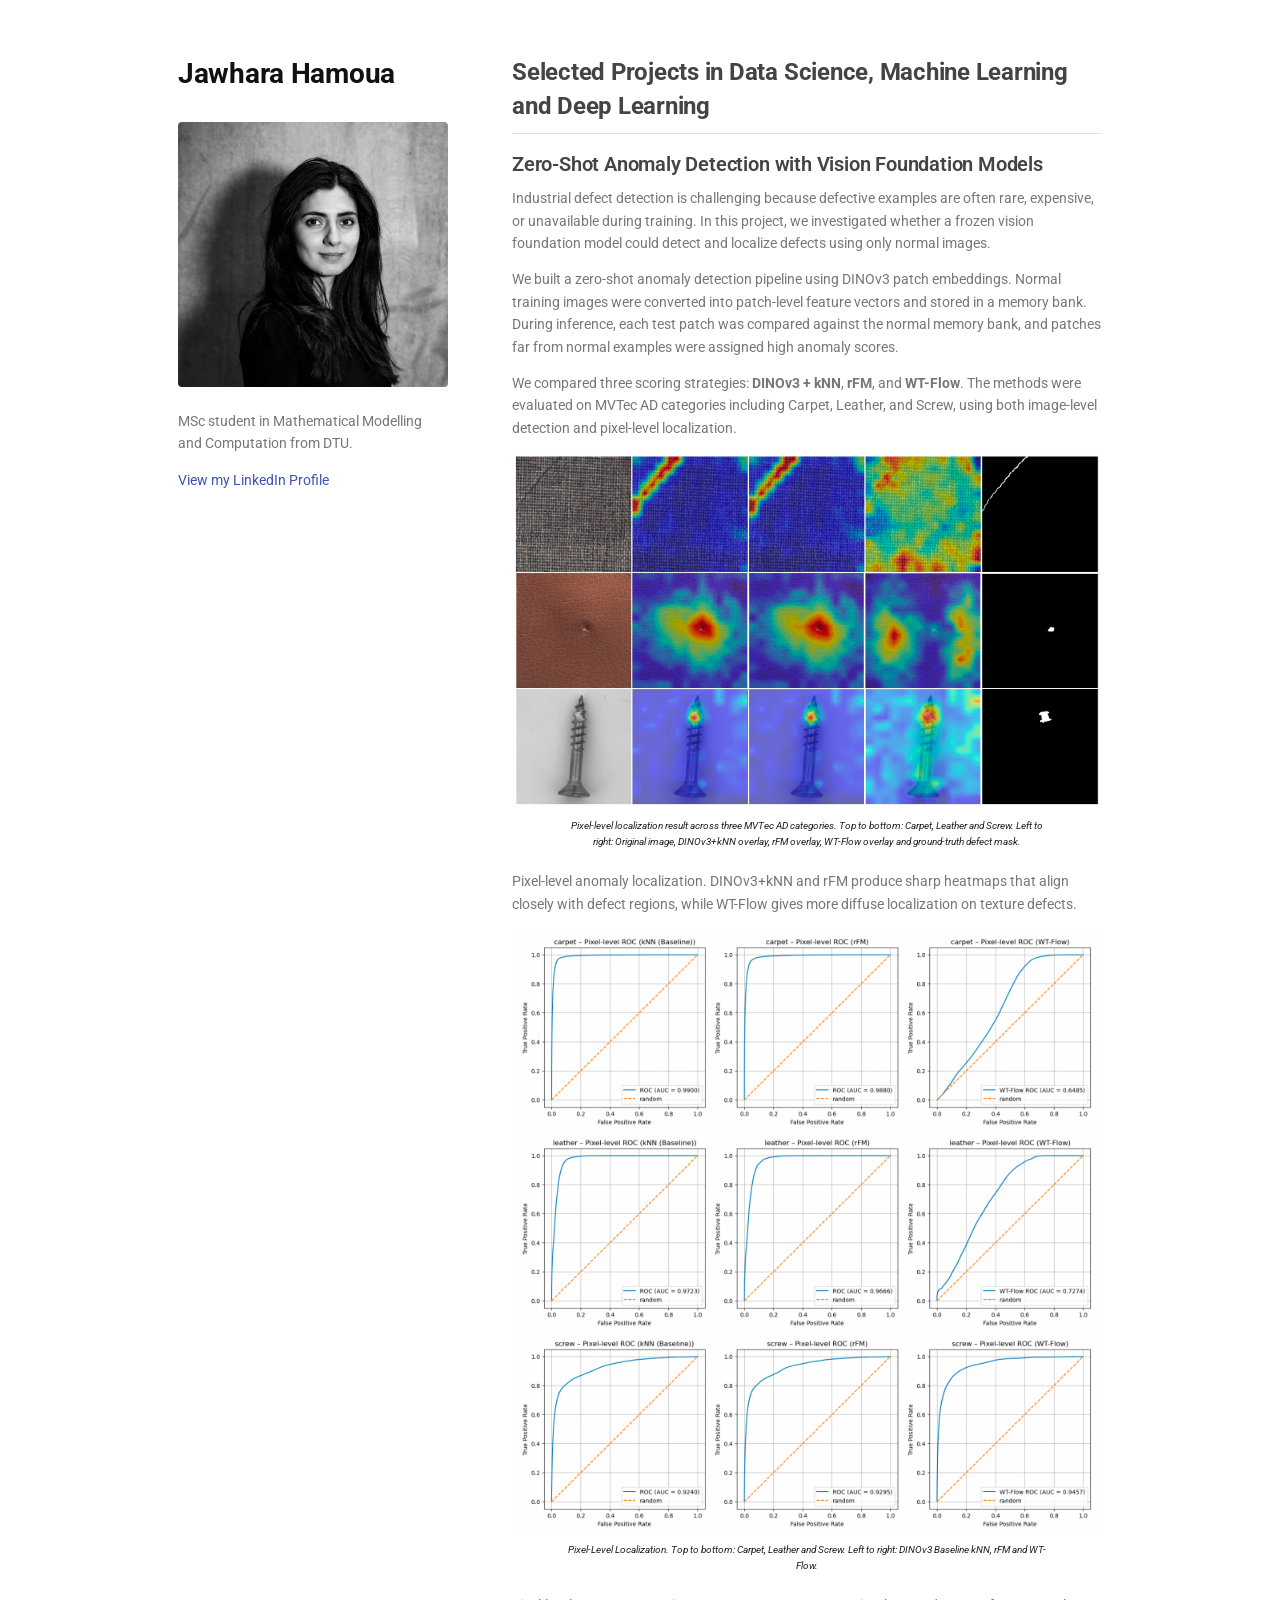
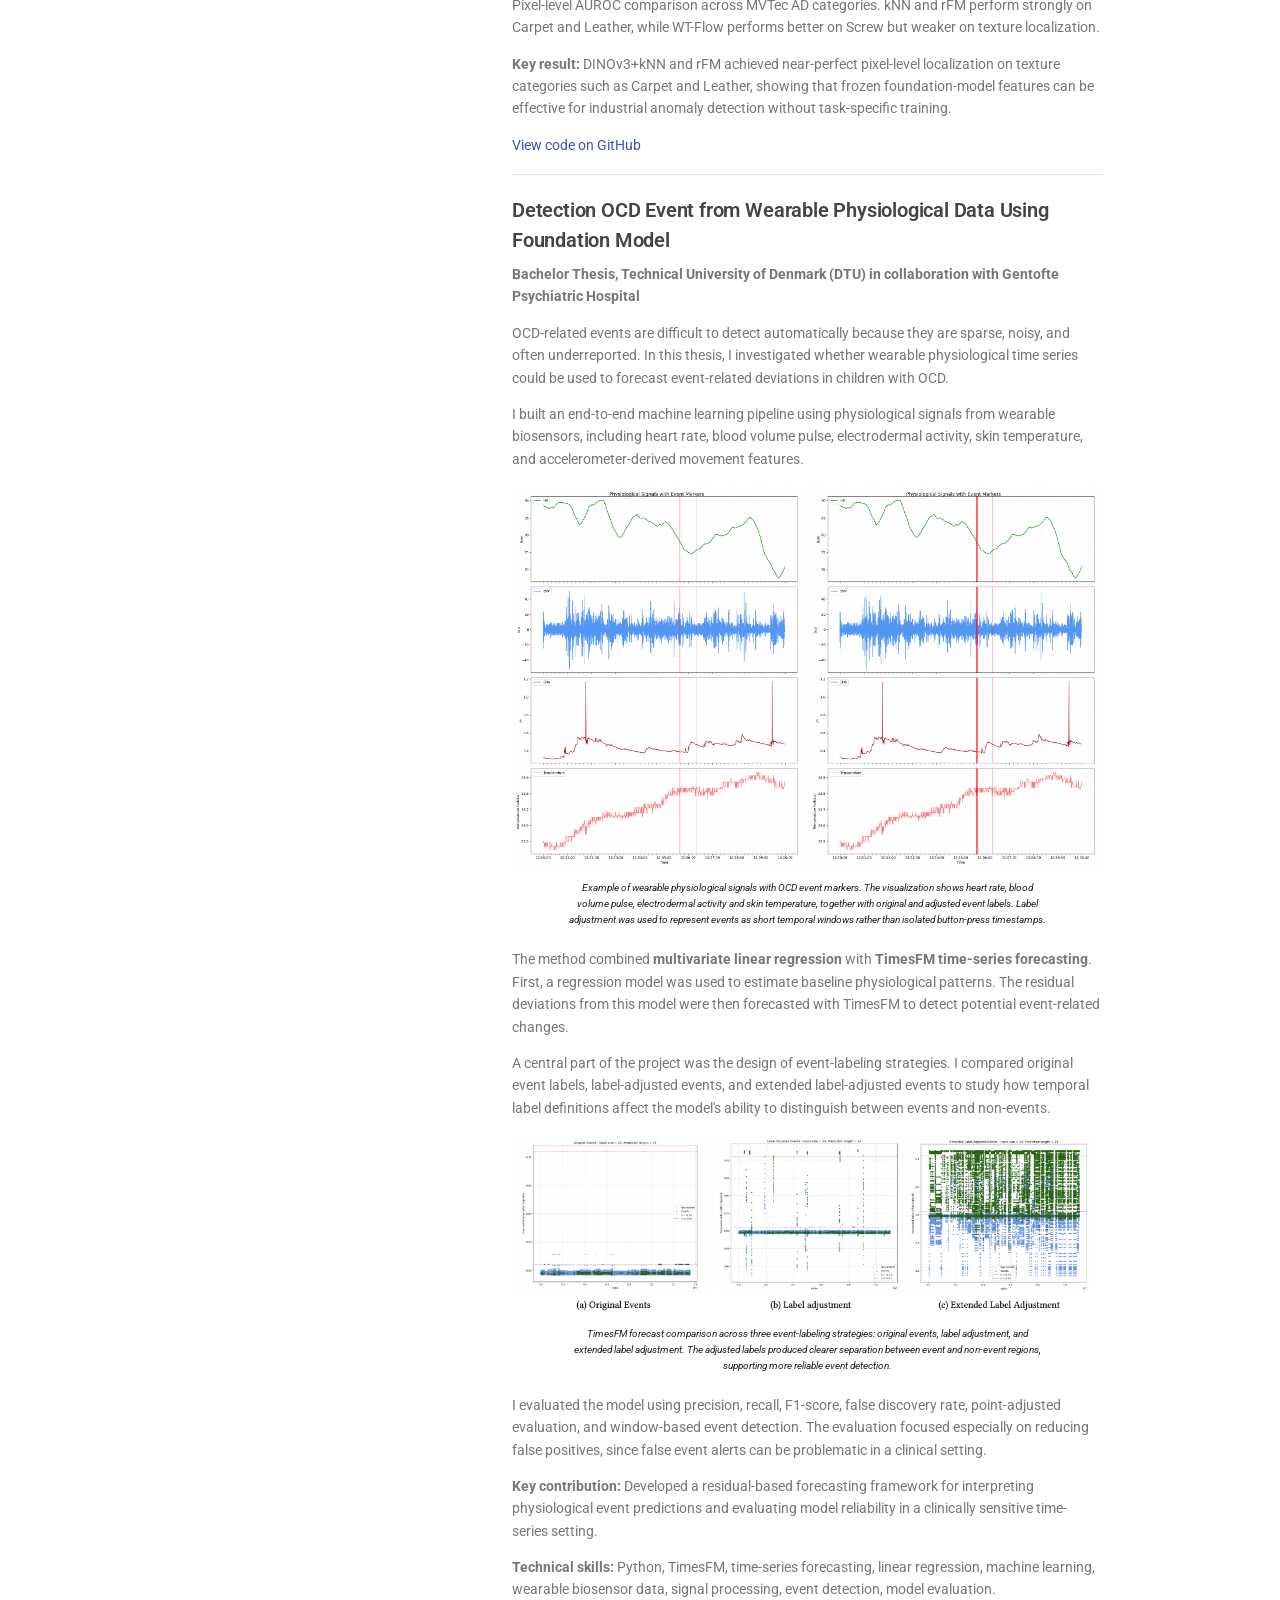
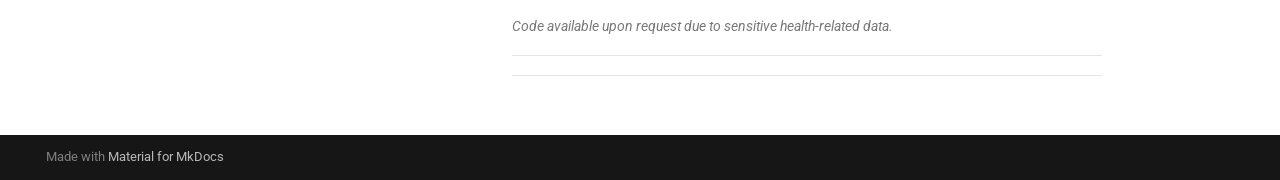
<file: index.html>
<!doctype html>
<html lang="en" class="no-js">
  <head>
    
      <meta charset="utf-8">
      <meta name="viewport" content="width=device-width,initial-scale=1">
      
      
      
        <link rel="canonical" href="https://jawhara-hamoua.github.io/">
      
      
      
        <link rel="next" href="projects/">
      
      
        
      
      
      <link rel="icon" href="assets/images/favicon.png">
      <meta name="generator" content="mkdocs-1.6.1, mkdocs-material-9.7.1">
    
    
      
        <title>Jawhara Hamoua</title>
      
    
    
      <link rel="stylesheet" href="assets/stylesheets/main.484c7ddc.min.css">
      
      


    
    
      
    
    
      
        
        
        <link rel="preconnect" href="https://fonts.gstatic.com" crossorigin>
        <link rel="stylesheet" href="https://fonts.googleapis.com/css?family=Roboto:300,300i,400,400i,700,700i%7CRoboto+Mono:400,400i,700,700i&display=fallback">
        <style>:root{--md-text-font:"Roboto";--md-code-font:"Roboto Mono"}</style>
      
    
    
      <link rel="stylesheet" href="stylesheets/portfolio.css">
    
    <script>__md_scope=new URL(".",location),__md_hash=e=>[...e].reduce(((e,_)=>(e<<5)-e+_.charCodeAt(0)),0),__md_get=(e,_=localStorage,t=__md_scope)=>JSON.parse(_.getItem(t.pathname+"."+e)),__md_set=(e,_,t=localStorage,a=__md_scope)=>{try{t.setItem(a.pathname+"."+e,JSON.stringify(_))}catch(e){}}</script>
    
      

    
    
  </head>
  
  
    <body dir="ltr">
  
    
    <input class="md-toggle" data-md-toggle="drawer" type="checkbox" id="__drawer" autocomplete="off">
    <input class="md-toggle" data-md-toggle="search" type="checkbox" id="__search" autocomplete="off">
    <label class="md-overlay" for="__drawer"></label>
    <div data-md-component="skip">
      
    </div>
    <div data-md-component="announce">
      
    </div>
    
    
      

  

<header class="md-header md-header--shadow" data-md-component="header">
  <nav class="md-header__inner md-grid" aria-label="Header">
    <a href="." title="Jawhara Hamoua" class="md-header__button md-logo" aria-label="Jawhara Hamoua" data-md-component="logo">
      
  
  <svg xmlns="http://www.w3.org/2000/svg" viewBox="0 0 24 24"><path d="M12 8a3 3 0 0 0 3-3 3 3 0 0 0-3-3 3 3 0 0 0-3 3 3 3 0 0 0 3 3m0 3.54C9.64 9.35 6.5 8 3 8v11c3.5 0 6.64 1.35 9 3.54 2.36-2.19 5.5-3.54 9-3.54V8c-3.5 0-6.64 1.35-9 3.54"/></svg>

    </a>
    <label class="md-header__button md-icon" for="__drawer">
      
      <svg xmlns="http://www.w3.org/2000/svg" viewBox="0 0 24 24"><path d="M3 6h18v2H3zm0 5h18v2H3zm0 5h18v2H3z"/></svg>
    </label>
    <div class="md-header__title" data-md-component="header-title">
      <div class="md-header__ellipsis">
        <div class="md-header__topic">
          <span class="md-ellipsis">
            Jawhara Hamoua
          </span>
        </div>
        <div class="md-header__topic" data-md-component="header-topic">
          <span class="md-ellipsis">
            
              Home
            
          </span>
        </div>
      </div>
    </div>
    
    
      <script>var palette=__md_get("__palette");if(palette&&palette.color){if("(prefers-color-scheme)"===palette.color.media){var media=matchMedia("(prefers-color-scheme: light)"),input=document.querySelector(media.matches?"[data-md-color-media='(prefers-color-scheme: light)']":"[data-md-color-media='(prefers-color-scheme: dark)']");palette.color.media=input.getAttribute("data-md-color-media"),palette.color.scheme=input.getAttribute("data-md-color-scheme"),palette.color.primary=input.getAttribute("data-md-color-primary"),palette.color.accent=input.getAttribute("data-md-color-accent")}for(var[key,value]of Object.entries(palette.color))document.body.setAttribute("data-md-color-"+key,value)}</script>
    
    
    
      
      
        <label class="md-header__button md-icon" for="__search">
          
          <svg xmlns="http://www.w3.org/2000/svg" viewBox="0 0 24 24"><path d="M9.5 3A6.5 6.5 0 0 1 16 9.5c0 1.61-.59 3.09-1.56 4.23l.27.27h.79l5 5-1.5 1.5-5-5v-.79l-.27-.27A6.52 6.52 0 0 1 9.5 16 6.5 6.5 0 0 1 3 9.5 6.5 6.5 0 0 1 9.5 3m0 2C7 5 5 7 5 9.5S7 14 9.5 14 14 12 14 9.5 12 5 9.5 5"/></svg>
        </label>
        <div class="md-search" data-md-component="search" role="dialog">
  <label class="md-search__overlay" for="__search"></label>
  <div class="md-search__inner" role="search">
    <form class="md-search__form" name="search">
      <input type="text" class="md-search__input" name="query" aria-label="Search" placeholder="Search" autocapitalize="off" autocorrect="off" autocomplete="off" spellcheck="false" data-md-component="search-query" required>
      <label class="md-search__icon md-icon" for="__search">
        
        <svg xmlns="http://www.w3.org/2000/svg" viewBox="0 0 24 24"><path d="M9.5 3A6.5 6.5 0 0 1 16 9.5c0 1.61-.59 3.09-1.56 4.23l.27.27h.79l5 5-1.5 1.5-5-5v-.79l-.27-.27A6.52 6.52 0 0 1 9.5 16 6.5 6.5 0 0 1 3 9.5 6.5 6.5 0 0 1 9.5 3m0 2C7 5 5 7 5 9.5S7 14 9.5 14 14 12 14 9.5 12 5 9.5 5"/></svg>
        
        <svg xmlns="http://www.w3.org/2000/svg" viewBox="0 0 24 24"><path d="M20 11v2H8l5.5 5.5-1.42 1.42L4.16 12l7.92-7.92L13.5 5.5 8 11z"/></svg>
      </label>
      <nav class="md-search__options" aria-label="Search">
        
        <button type="reset" class="md-search__icon md-icon" title="Clear" aria-label="Clear" tabindex="-1">
          
          <svg xmlns="http://www.w3.org/2000/svg" viewBox="0 0 24 24"><path d="M19 6.41 17.59 5 12 10.59 6.41 5 5 6.41 10.59 12 5 17.59 6.41 19 12 13.41 17.59 19 19 17.59 13.41 12z"/></svg>
        </button>
      </nav>
      
        <div class="md-search__suggest" data-md-component="search-suggest"></div>
      
    </form>
    <div class="md-search__output">
      <div class="md-search__scrollwrap" tabindex="0" data-md-scrollfix>
        <div class="md-search-result" data-md-component="search-result">
          <div class="md-search-result__meta">
            Initializing search
          </div>
          <ol class="md-search-result__list" role="presentation"></ol>
        </div>
      </div>
    </div>
  </div>
</div>
      
    
    
  </nav>
  
</header>
    
    <div class="md-container" data-md-component="container">
      
      
        
          
        
      
      <main class="md-main" data-md-component="main">
        <div class="md-main__inner md-grid">
          
            
              
                
              
              <div class="md-sidebar md-sidebar--primary" data-md-component="sidebar" data-md-type="navigation" hidden>
                <div class="md-sidebar__scrollwrap">
                  <div class="md-sidebar__inner">
                    



<nav class="md-nav md-nav--primary" aria-label="Navigation" data-md-level="0">
  <label class="md-nav__title" for="__drawer">
    <a href="." title="Jawhara Hamoua" class="md-nav__button md-logo" aria-label="Jawhara Hamoua" data-md-component="logo">
      
  
  <svg xmlns="http://www.w3.org/2000/svg" viewBox="0 0 24 24"><path d="M12 8a3 3 0 0 0 3-3 3 3 0 0 0-3-3 3 3 0 0 0-3 3 3 3 0 0 0 3 3m0 3.54C9.64 9.35 6.5 8 3 8v11c3.5 0 6.64 1.35 9 3.54 2.36-2.19 5.5-3.54 9-3.54V8c-3.5 0-6.64 1.35-9 3.54"/></svg>

    </a>
    Jawhara Hamoua
  </label>
  
  <ul class="md-nav__list" data-md-scrollfix>
    
      
      
  
  
    
  
  
  
    <li class="md-nav__item md-nav__item--active">
      
      <input class="md-nav__toggle md-toggle" type="checkbox" id="__toc">
      
      
      
      <a href="." class="md-nav__link md-nav__link--active">
        
  
  
  <span class="md-ellipsis">
    
  
    Home
  

    
  </span>
  
  

      </a>
      
    </li>
  

    
      
      
  
  
  
  
    
    
    
    
      
        
        
      
    
    
    <li class="md-nav__item md-nav__item--section md-nav__item--nested">
      
        
        
        <input class="md-nav__toggle md-toggle " type="checkbox" id="__nav_2" >
        
          
          <label class="md-nav__link" for="__nav_2" id="__nav_2_label" tabindex="">
            
  
  
  <span class="md-ellipsis">
    
  
    Projects
  

    
  </span>
  
  

            <span class="md-nav__icon md-icon"></span>
          </label>
        
        <nav class="md-nav" data-md-level="1" aria-labelledby="__nav_2_label" aria-expanded="false">
          <label class="md-nav__title" for="__nav_2">
            <span class="md-nav__icon md-icon"></span>
            
  
    Projects
  

          </label>
          <ul class="md-nav__list" data-md-scrollfix>
            
              
                
  
  
  
  
    <li class="md-nav__item">
      <a href="projects/" class="md-nav__link">
        
  
  
  <span class="md-ellipsis">
    
  
    Overview
  

    
  </span>
  
  

      </a>
    </li>
  

              
            
          </ul>
        </nav>
      
    </li>
  

    
      
      
  
  
  
  
    <li class="md-nav__item">
      <a href="notes/" class="md-nav__link">
        
  
  
  <span class="md-ellipsis">
    
  
    Notes
  

    
  </span>
  
  

      </a>
    </li>
  

    
  </ul>
</nav>
                  </div>
                </div>
              </div>
            
            
              
                
              
              <div class="md-sidebar md-sidebar--secondary" data-md-component="sidebar" data-md-type="toc" hidden>
                <div class="md-sidebar__scrollwrap">
                  <div class="md-sidebar__inner">
                    

<nav class="md-nav md-nav--secondary" aria-label="Table of contents">
  
  
  
  
</nav>
                  </div>
                </div>
              </div>
            
          
          
            <div class="md-content" data-md-component="content">
              
              <article class="md-content__inner md-typeset">
                
                  
  




<div class="portfolio-grid">

<div class="left">
  <h1>Jawhara Hamoua</h1>

  <img src="assets/profile.png" class="profile-pic"/>

  <p>
    MSc student in Mathematical Modelling and Computation from DTU.
  </p>

  <p>
    <a href="https://www.linkedin.com/in/jawhara-hamoua/">View my LinkedIn Profile</a>
  </p>
</div>

<div class="right">
  <h2>Selected Projects in Data Science, Machine Learning and Deep Learning</h2>



  <h3>Zero-Shot Anomaly Detection with Vision Foundation Models</h3>

<p>
  Industrial defect detection is challenging because defective examples are often rare,
  expensive, or unavailable during training. In this project, we investigated whether a
  frozen vision foundation model could detect and localize defects using only normal images.
</p>

<p>
  We built a zero-shot anomaly detection pipeline using DINOv3 patch embeddings. Normal
  training images were converted into patch-level feature vectors and stored in a memory
  bank. During inference, each test patch was compared against the normal memory bank, and
  patches far from normal examples were assigned high anomaly scores.
</p>

<p>
  We compared three scoring strategies: <strong>DINOv3 + kNN</strong>,
  <strong>rFM</strong>, and <strong>WT-Flow</strong>. The methods were evaluated on
  MVTec AD categories including Carpet, Leather, and Screw, using both image-level
  detection and pixel-level localization.
</p>

<figure>
  <img src="projects/Pixel-level-localization.png" class="project-figure" alt="Single-image anomaly maps"/>
  <figcaption>
    Pixel-level localization result across three MVTec AD categories. Top to bottom: Carpet, Leather and Screw. Left to
right: Original image, DINOv3+kNN overlay, rFM overlay, WT-Flow overlay and ground-truth defect mask. 
  </figcaption>
</figure>

<p>
Pixel-level anomaly localization. DINOv3+kNN and rFM produce sharp heatmaps that align
closely with defect regions, while WT-Flow gives more diffuse localization on texture defects.
</p>


<figure>
  <img src="projects/pixel-level-localization-carpet-leather-screw.png" class="project-figure" alt="Pixel-level localization comparison"/>
  <figcaption>
    Pixel-Level Localization. Top to bottom: Carpet, Leather and Screw. Left to right: DINOv3 Baseline kNN, rFM and
WT-Flow.
  </figcaption>
</figure>

<p>
Pixel-level AUROC comparison across MVTec AD categories. kNN and rFM perform strongly on
    Carpet and Leather, while WT-Flow performs better on Screw but weaker on texture localization.
</p>

<p>
  <strong>Key result:</strong> DINOv3+kNN and rFM achieved near-perfect pixel-level localization
  on texture categories such as Carpet and Leather, showing that frozen foundation-model
  features can be effective for industrial anomaly detection without task-specific training.
</p>

<p>
  <a href="https://github.com/Andrejj23/zero-shot-anomaly-detection/">View code on GitHub</a>
</p>

<hr/>

<h3>Detection OCD Event from Wearable Physiological Data Using Foundation Model</h3>

<p>
  <strong>Bachelor Thesis, Technical University of Denmark (DTU) in collaboration with Gentofte Psychiatric Hospital</strong>
</p>

<p>
  OCD-related events are difficult to detect automatically because they are sparse,
  noisy, and often underreported. In this thesis, I investigated whether wearable
  physiological time series could be used to forecast event-related deviations in
  children with OCD.
</p>

<p>
  I built an end-to-end machine learning pipeline using physiological signals from
  wearable biosensors, including heart rate, blood volume pulse, electrodermal
  activity, skin temperature, and accelerometer-derived movement features.
</p>

<figure>
  <img src="projects/ocd-physiological-signals-label-adjustment.png" class="project-figure" alt="Physiological signals with OCD event markers"/>
  <figcaption>
    Example of wearable physiological signals with OCD event markers. The visualization shows
    heart rate, blood volume pulse, electrodermal activity and skin temperature, together with
    original and adjusted event labels. Label adjustment was used to represent events as short
    temporal windows rather than isolated button-press timestamps.
  </figcaption>
</figure>

<p>
  The method combined <strong>multivariate linear regression</strong> with
  <strong>TimesFM time-series forecasting</strong>. First, a regression model was used
  to estimate baseline physiological patterns. The residual deviations from this model
  were then forecasted with TimesFM to detect potential event-related changes.
</p>

<p>
  A central part of the project was the design of event-labeling strategies. I compared
  original event labels, label-adjusted events, and extended label-adjusted events to study
  how temporal label definitions affect the model's ability to distinguish between events
  and non-events.
</p>

<figure>
  <img src="projects/ocd-timesfm-label-comparison.png" class="project-figure" alt="TimesFM predictions for original and adjusted event labels"/>
  <figcaption>
    TimesFM forecast comparison across three event-labeling strategies: original events,
    label adjustment, and extended label adjustment. The adjusted labels produced clearer
    separation between event and non-event regions, supporting more reliable event detection.
  </figcaption>
</figure>

<p>
  I evaluated the model using precision, recall, F1-score, false discovery rate,
  point-adjusted evaluation, and window-based event detection. The evaluation focused
  especially on reducing false positives, since false event alerts can be problematic in
  a clinical setting.
</p>

<p>
  <strong>Key contribution:</strong> Developed a residual-based forecasting framework
  for interpreting physiological event predictions and evaluating model reliability
  in a clinically sensitive time-series setting.
</p>

<p>
  <strong>Technical skills:</strong> Python, TimesFM, time-series forecasting,
  linear regression, machine learning, wearable biosensor data, signal processing,
  event detection, model evaluation.
</p>

<p>
  <em>Code available upon request due to sensitive health-related data.</em>
</p>

<hr/>


<hr/>

</div>

</div>







  
  




  



                
              </article>
            </div>
          
          
<script>var target=document.getElementById(location.hash.slice(1));target&&target.name&&(target.checked=target.name.startsWith("__tabbed_"))</script>
        </div>
        
      </main>
      
        <footer class="md-footer">
  
  <div class="md-footer-meta md-typeset">
    <div class="md-footer-meta__inner md-grid">
      <div class="md-copyright">
  
  
    Made with
    <a href="https://squidfunk.github.io/mkdocs-material/" target="_blank" rel="noopener">
      Material for MkDocs
    </a>
  
</div>
      
    </div>
  </div>
</footer>
      
    </div>
    <div class="md-dialog" data-md-component="dialog">
      <div class="md-dialog__inner md-typeset"></div>
    </div>
    
    
    
      
      
      <script id="__config" type="application/json">{"annotate": null, "base": ".", "features": ["navigation.sections", "navigation.instant", "search.suggest"], "search": "assets/javascripts/workers/search.2c215733.min.js", "tags": null, "translations": {"clipboard.copied": "Copied to clipboard", "clipboard.copy": "Copy to clipboard", "search.result.more.one": "1 more on this page", "search.result.more.other": "# more on this page", "search.result.none": "No matching documents", "search.result.one": "1 matching document", "search.result.other": "# matching documents", "search.result.placeholder": "Type to start searching", "search.result.term.missing": "Missing", "select.version": "Select version"}, "version": null}</script>
    
    
      <script src="assets/javascripts/bundle.79ae519e.min.js"></script>
      
    
  </body>
</html>
</file>
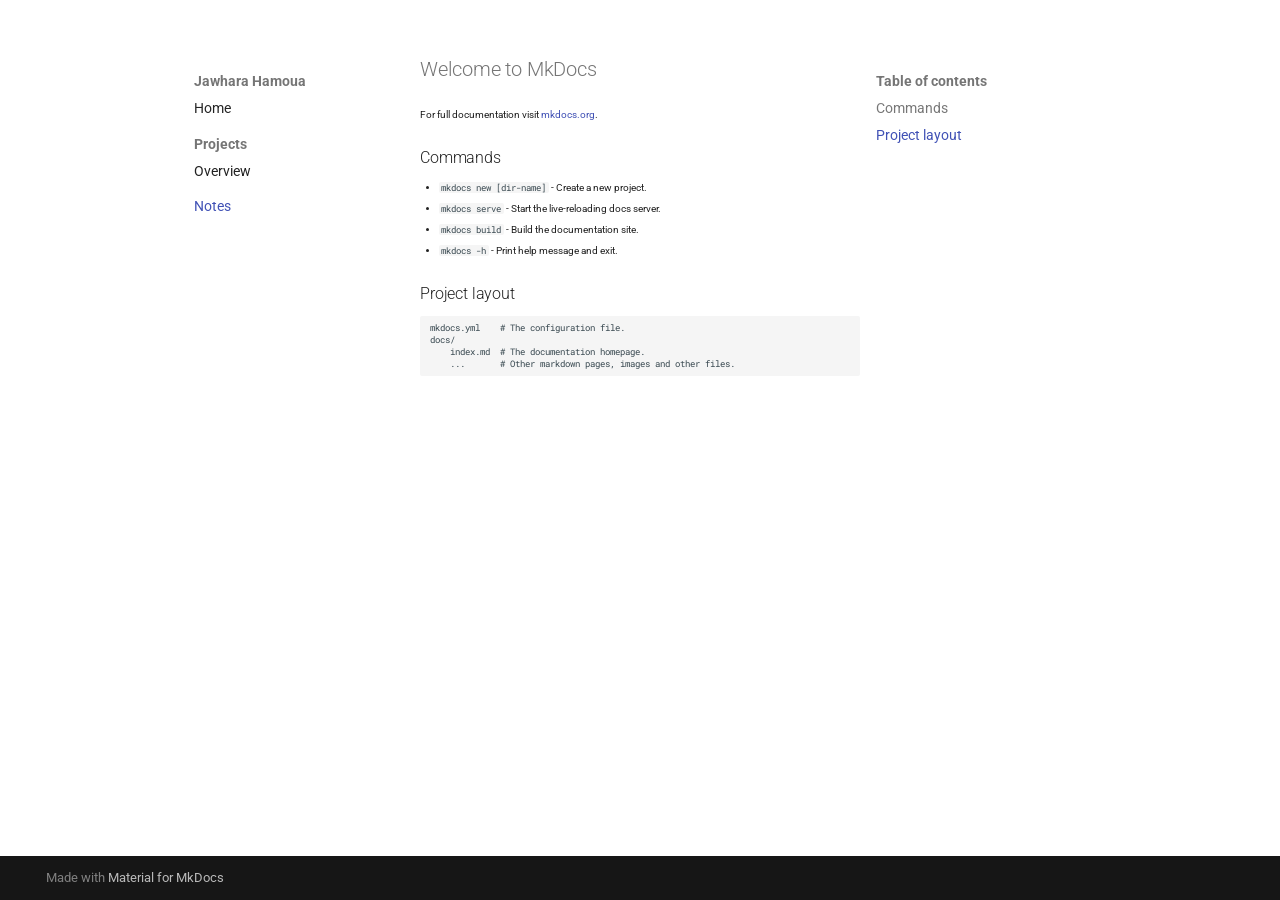
<file: notes/index.html>
<!doctype html>
<html lang="en" class="no-js">
  <head>
    
      <meta charset="utf-8">
      <meta name="viewport" content="width=device-width,initial-scale=1">
      
      
      
        <link rel="canonical" href="https://jawhara-hamoua.github.io/notes/">
      
      
        <link rel="prev" href="../projects/">
      
      
      
        
      
      
      <link rel="icon" href="../assets/images/favicon.png">
      <meta name="generator" content="mkdocs-1.6.1, mkdocs-material-9.7.1">
    
    
      
        <title>Notes - Jawhara Hamoua</title>
      
    
    
      <link rel="stylesheet" href="../assets/stylesheets/main.484c7ddc.min.css">
      
      


    
    
      
    
    
      
        
        
        <link rel="preconnect" href="https://fonts.gstatic.com" crossorigin>
        <link rel="stylesheet" href="https://fonts.googleapis.com/css?family=Roboto:300,300i,400,400i,700,700i%7CRoboto+Mono:400,400i,700,700i&display=fallback">
        <style>:root{--md-text-font:"Roboto";--md-code-font:"Roboto Mono"}</style>
      
    
    
      <link rel="stylesheet" href="../stylesheets/portfolio.css">
    
    <script>__md_scope=new URL("..",location),__md_hash=e=>[...e].reduce(((e,_)=>(e<<5)-e+_.charCodeAt(0)),0),__md_get=(e,_=localStorage,t=__md_scope)=>JSON.parse(_.getItem(t.pathname+"."+e)),__md_set=(e,_,t=localStorage,a=__md_scope)=>{try{t.setItem(a.pathname+"."+e,JSON.stringify(_))}catch(e){}}</script>
    
      

    
    
  </head>
  
  
    <body dir="ltr">
  
    
    <input class="md-toggle" data-md-toggle="drawer" type="checkbox" id="__drawer" autocomplete="off">
    <input class="md-toggle" data-md-toggle="search" type="checkbox" id="__search" autocomplete="off">
    <label class="md-overlay" for="__drawer"></label>
    <div data-md-component="skip">
      
        
        <a href="#welcome-to-mkdocs" class="md-skip">
          Skip to content
        </a>
      
    </div>
    <div data-md-component="announce">
      
    </div>
    
    
      

  

<header class="md-header md-header--shadow" data-md-component="header">
  <nav class="md-header__inner md-grid" aria-label="Header">
    <a href=".." title="Jawhara Hamoua" class="md-header__button md-logo" aria-label="Jawhara Hamoua" data-md-component="logo">
      
  
  <svg xmlns="http://www.w3.org/2000/svg" viewBox="0 0 24 24"><path d="M12 8a3 3 0 0 0 3-3 3 3 0 0 0-3-3 3 3 0 0 0-3 3 3 3 0 0 0 3 3m0 3.54C9.64 9.35 6.5 8 3 8v11c3.5 0 6.64 1.35 9 3.54 2.36-2.19 5.5-3.54 9-3.54V8c-3.5 0-6.64 1.35-9 3.54"/></svg>

    </a>
    <label class="md-header__button md-icon" for="__drawer">
      
      <svg xmlns="http://www.w3.org/2000/svg" viewBox="0 0 24 24"><path d="M3 6h18v2H3zm0 5h18v2H3zm0 5h18v2H3z"/></svg>
    </label>
    <div class="md-header__title" data-md-component="header-title">
      <div class="md-header__ellipsis">
        <div class="md-header__topic">
          <span class="md-ellipsis">
            Jawhara Hamoua
          </span>
        </div>
        <div class="md-header__topic" data-md-component="header-topic">
          <span class="md-ellipsis">
            
              Notes
            
          </span>
        </div>
      </div>
    </div>
    
    
      <script>var palette=__md_get("__palette");if(palette&&palette.color){if("(prefers-color-scheme)"===palette.color.media){var media=matchMedia("(prefers-color-scheme: light)"),input=document.querySelector(media.matches?"[data-md-color-media='(prefers-color-scheme: light)']":"[data-md-color-media='(prefers-color-scheme: dark)']");palette.color.media=input.getAttribute("data-md-color-media"),palette.color.scheme=input.getAttribute("data-md-color-scheme"),palette.color.primary=input.getAttribute("data-md-color-primary"),palette.color.accent=input.getAttribute("data-md-color-accent")}for(var[key,value]of Object.entries(palette.color))document.body.setAttribute("data-md-color-"+key,value)}</script>
    
    
    
      
      
        <label class="md-header__button md-icon" for="__search">
          
          <svg xmlns="http://www.w3.org/2000/svg" viewBox="0 0 24 24"><path d="M9.5 3A6.5 6.5 0 0 1 16 9.5c0 1.61-.59 3.09-1.56 4.23l.27.27h.79l5 5-1.5 1.5-5-5v-.79l-.27-.27A6.52 6.52 0 0 1 9.5 16 6.5 6.5 0 0 1 3 9.5 6.5 6.5 0 0 1 9.5 3m0 2C7 5 5 7 5 9.5S7 14 9.5 14 14 12 14 9.5 12 5 9.5 5"/></svg>
        </label>
        <div class="md-search" data-md-component="search" role="dialog">
  <label class="md-search__overlay" for="__search"></label>
  <div class="md-search__inner" role="search">
    <form class="md-search__form" name="search">
      <input type="text" class="md-search__input" name="query" aria-label="Search" placeholder="Search" autocapitalize="off" autocorrect="off" autocomplete="off" spellcheck="false" data-md-component="search-query" required>
      <label class="md-search__icon md-icon" for="__search">
        
        <svg xmlns="http://www.w3.org/2000/svg" viewBox="0 0 24 24"><path d="M9.5 3A6.5 6.5 0 0 1 16 9.5c0 1.61-.59 3.09-1.56 4.23l.27.27h.79l5 5-1.5 1.5-5-5v-.79l-.27-.27A6.52 6.52 0 0 1 9.5 16 6.5 6.5 0 0 1 3 9.5 6.5 6.5 0 0 1 9.5 3m0 2C7 5 5 7 5 9.5S7 14 9.5 14 14 12 14 9.5 12 5 9.5 5"/></svg>
        
        <svg xmlns="http://www.w3.org/2000/svg" viewBox="0 0 24 24"><path d="M20 11v2H8l5.5 5.5-1.42 1.42L4.16 12l7.92-7.92L13.5 5.5 8 11z"/></svg>
      </label>
      <nav class="md-search__options" aria-label="Search">
        
        <button type="reset" class="md-search__icon md-icon" title="Clear" aria-label="Clear" tabindex="-1">
          
          <svg xmlns="http://www.w3.org/2000/svg" viewBox="0 0 24 24"><path d="M19 6.41 17.59 5 12 10.59 6.41 5 5 6.41 10.59 12 5 17.59 6.41 19 12 13.41 17.59 19 19 17.59 13.41 12z"/></svg>
        </button>
      </nav>
      
        <div class="md-search__suggest" data-md-component="search-suggest"></div>
      
    </form>
    <div class="md-search__output">
      <div class="md-search__scrollwrap" tabindex="0" data-md-scrollfix>
        <div class="md-search-result" data-md-component="search-result">
          <div class="md-search-result__meta">
            Initializing search
          </div>
          <ol class="md-search-result__list" role="presentation"></ol>
        </div>
      </div>
    </div>
  </div>
</div>
      
    
    
  </nav>
  
</header>
    
    <div class="md-container" data-md-component="container">
      
      
        
          
        
      
      <main class="md-main" data-md-component="main">
        <div class="md-main__inner md-grid">
          
            
              
              <div class="md-sidebar md-sidebar--primary" data-md-component="sidebar" data-md-type="navigation" >
                <div class="md-sidebar__scrollwrap">
                  <div class="md-sidebar__inner">
                    



<nav class="md-nav md-nav--primary" aria-label="Navigation" data-md-level="0">
  <label class="md-nav__title" for="__drawer">
    <a href=".." title="Jawhara Hamoua" class="md-nav__button md-logo" aria-label="Jawhara Hamoua" data-md-component="logo">
      
  
  <svg xmlns="http://www.w3.org/2000/svg" viewBox="0 0 24 24"><path d="M12 8a3 3 0 0 0 3-3 3 3 0 0 0-3-3 3 3 0 0 0-3 3 3 3 0 0 0 3 3m0 3.54C9.64 9.35 6.5 8 3 8v11c3.5 0 6.64 1.35 9 3.54 2.36-2.19 5.5-3.54 9-3.54V8c-3.5 0-6.64 1.35-9 3.54"/></svg>

    </a>
    Jawhara Hamoua
  </label>
  
  <ul class="md-nav__list" data-md-scrollfix>
    
      
      
  
  
  
  
    <li class="md-nav__item">
      <a href=".." class="md-nav__link">
        
  
  
  <span class="md-ellipsis">
    
  
    Home
  

    
  </span>
  
  

      </a>
    </li>
  

    
      
      
  
  
  
  
    
    
    
    
      
        
        
      
    
    
    <li class="md-nav__item md-nav__item--section md-nav__item--nested">
      
        
        
        <input class="md-nav__toggle md-toggle " type="checkbox" id="__nav_2" >
        
          
          <label class="md-nav__link" for="__nav_2" id="__nav_2_label" tabindex="">
            
  
  
  <span class="md-ellipsis">
    
  
    Projects
  

    
  </span>
  
  

            <span class="md-nav__icon md-icon"></span>
          </label>
        
        <nav class="md-nav" data-md-level="1" aria-labelledby="__nav_2_label" aria-expanded="false">
          <label class="md-nav__title" for="__nav_2">
            <span class="md-nav__icon md-icon"></span>
            
  
    Projects
  

          </label>
          <ul class="md-nav__list" data-md-scrollfix>
            
              
                
  
  
  
  
    <li class="md-nav__item">
      <a href="../projects/" class="md-nav__link">
        
  
  
  <span class="md-ellipsis">
    
  
    Overview
  

    
  </span>
  
  

      </a>
    </li>
  

              
            
          </ul>
        </nav>
      
    </li>
  

    
      
      
  
  
    
  
  
  
    <li class="md-nav__item md-nav__item--active">
      
      <input class="md-nav__toggle md-toggle" type="checkbox" id="__toc">
      
      
        
      
      
        <label class="md-nav__link md-nav__link--active" for="__toc">
          
  
  
  <span class="md-ellipsis">
    
  
    Notes
  

    
  </span>
  
  

          <span class="md-nav__icon md-icon"></span>
        </label>
      
      <a href="./" class="md-nav__link md-nav__link--active">
        
  
  
  <span class="md-ellipsis">
    
  
    Notes
  

    
  </span>
  
  

      </a>
      
        

<nav class="md-nav md-nav--secondary" aria-label="Table of contents">
  
  
  
    
  
  
    <label class="md-nav__title" for="__toc">
      <span class="md-nav__icon md-icon"></span>
      Table of contents
    </label>
    <ul class="md-nav__list" data-md-component="toc" data-md-scrollfix>
      
        <li class="md-nav__item">
  <a href="#commands" class="md-nav__link">
    <span class="md-ellipsis">
      
        Commands
      
    </span>
  </a>
  
</li>
      
        <li class="md-nav__item">
  <a href="#project-layout" class="md-nav__link">
    <span class="md-ellipsis">
      
        Project layout
      
    </span>
  </a>
  
</li>
      
    </ul>
  
</nav>
      
    </li>
  

    
  </ul>
</nav>
                  </div>
                </div>
              </div>
            
            
              
              <div class="md-sidebar md-sidebar--secondary" data-md-component="sidebar" data-md-type="toc" >
                <div class="md-sidebar__scrollwrap">
                  <div class="md-sidebar__inner">
                    

<nav class="md-nav md-nav--secondary" aria-label="Table of contents">
  
  
  
    
  
  
    <label class="md-nav__title" for="__toc">
      <span class="md-nav__icon md-icon"></span>
      Table of contents
    </label>
    <ul class="md-nav__list" data-md-component="toc" data-md-scrollfix>
      
        <li class="md-nav__item">
  <a href="#commands" class="md-nav__link">
    <span class="md-ellipsis">
      
        Commands
      
    </span>
  </a>
  
</li>
      
        <li class="md-nav__item">
  <a href="#project-layout" class="md-nav__link">
    <span class="md-ellipsis">
      
        Project layout
      
    </span>
  </a>
  
</li>
      
    </ul>
  
</nav>
                  </div>
                </div>
              </div>
            
          
          
            <div class="md-content" data-md-component="content">
              
              <article class="md-content__inner md-typeset">
                
                  



<h1 id="welcome-to-mkdocs">Welcome to MkDocs</h1>
<p>For full documentation visit <a href="https://www.mkdocs.org">mkdocs.org</a>.</p>
<h2 id="commands">Commands</h2>
<ul>
<li><code>mkdocs new [dir-name]</code> - Create a new project.</li>
<li><code>mkdocs serve</code> - Start the live-reloading docs server.</li>
<li><code>mkdocs build</code> - Build the documentation site.</li>
<li><code>mkdocs -h</code> - Print help message and exit.</li>
</ul>
<h2 id="project-layout">Project layout</h2>
<pre><code>mkdocs.yml    # The configuration file.
docs/
    index.md  # The documentation homepage.
    ...       # Other markdown pages, images and other files.
</code></pre>












                
              </article>
            </div>
          
          
<script>var target=document.getElementById(location.hash.slice(1));target&&target.name&&(target.checked=target.name.startsWith("__tabbed_"))</script>
        </div>
        
      </main>
      
        <footer class="md-footer">
  
  <div class="md-footer-meta md-typeset">
    <div class="md-footer-meta__inner md-grid">
      <div class="md-copyright">
  
  
    Made with
    <a href="https://squidfunk.github.io/mkdocs-material/" target="_blank" rel="noopener">
      Material for MkDocs
    </a>
  
</div>
      
    </div>
  </div>
</footer>
      
    </div>
    <div class="md-dialog" data-md-component="dialog">
      <div class="md-dialog__inner md-typeset"></div>
    </div>
    
    
    
      
      
      <script id="__config" type="application/json">{"annotate": null, "base": "..", "features": ["navigation.sections", "navigation.instant", "search.suggest"], "search": "../assets/javascripts/workers/search.2c215733.min.js", "tags": null, "translations": {"clipboard.copied": "Copied to clipboard", "clipboard.copy": "Copy to clipboard", "search.result.more.one": "1 more on this page", "search.result.more.other": "# more on this page", "search.result.none": "No matching documents", "search.result.one": "1 matching document", "search.result.other": "# matching documents", "search.result.placeholder": "Type to start searching", "search.result.term.missing": "Missing", "select.version": "Select version"}, "version": null}</script>
    
    
      <script src="../assets/javascripts/bundle.79ae519e.min.js"></script>
      
    
  </body>
</html>
</file>
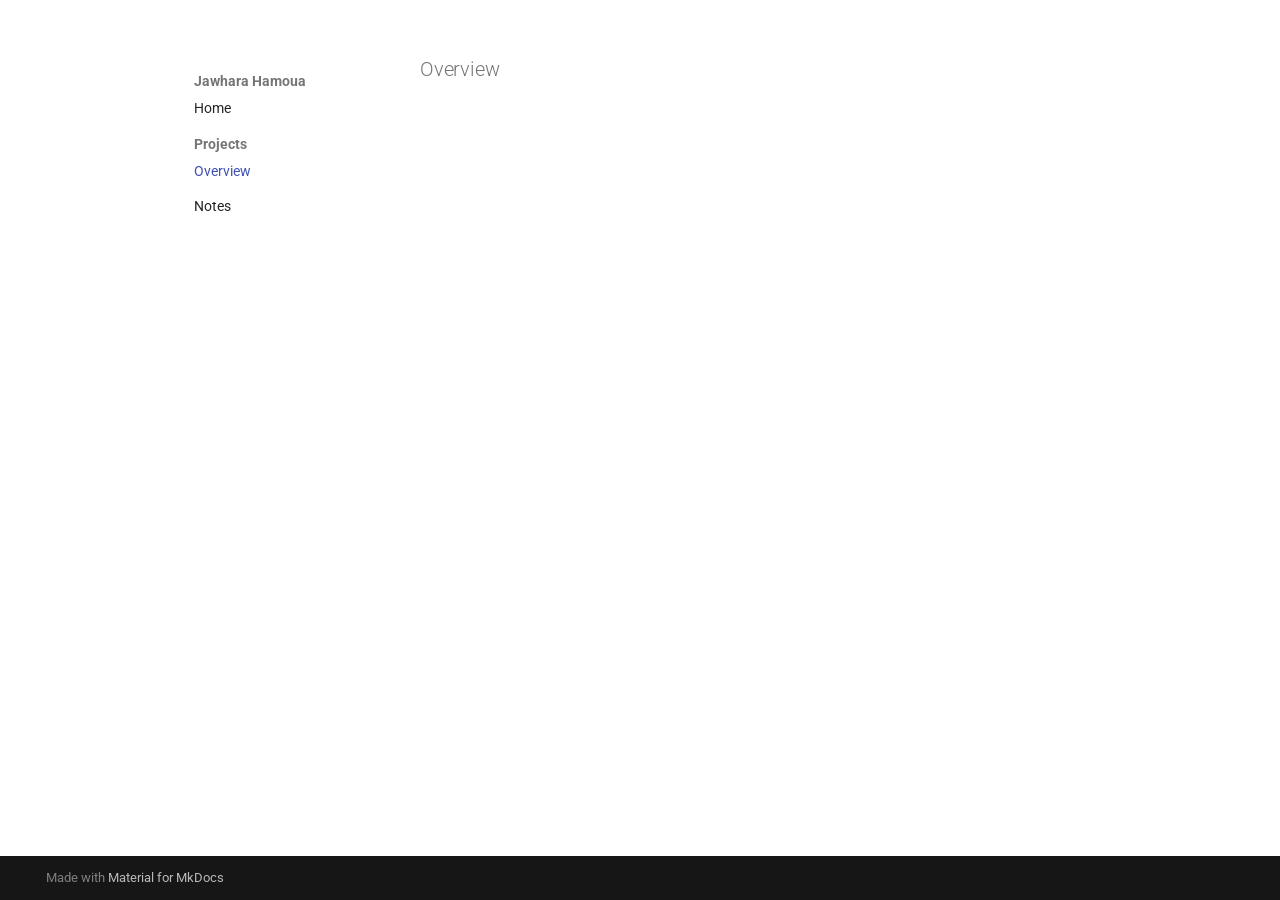
<file: projects/index.html>
<!doctype html>
<html lang="en" class="no-js">
  <head>
    
      <meta charset="utf-8">
      <meta name="viewport" content="width=device-width,initial-scale=1">
      
      
      
        <link rel="canonical" href="https://jawhara-hamoua.github.io/projects/">
      
      
        <link rel="prev" href="..">
      
      
        <link rel="next" href="../notes/">
      
      
        
      
      
      <link rel="icon" href="../assets/images/favicon.png">
      <meta name="generator" content="mkdocs-1.6.1, mkdocs-material-9.7.1">
    
    
      
        <title>Overview - Jawhara Hamoua</title>
      
    
    
      <link rel="stylesheet" href="../assets/stylesheets/main.484c7ddc.min.css">
      
      


    
    
      
    
    
      
        
        
        <link rel="preconnect" href="https://fonts.gstatic.com" crossorigin>
        <link rel="stylesheet" href="https://fonts.googleapis.com/css?family=Roboto:300,300i,400,400i,700,700i%7CRoboto+Mono:400,400i,700,700i&display=fallback">
        <style>:root{--md-text-font:"Roboto";--md-code-font:"Roboto Mono"}</style>
      
    
    
      <link rel="stylesheet" href="../stylesheets/portfolio.css">
    
    <script>__md_scope=new URL("..",location),__md_hash=e=>[...e].reduce(((e,_)=>(e<<5)-e+_.charCodeAt(0)),0),__md_get=(e,_=localStorage,t=__md_scope)=>JSON.parse(_.getItem(t.pathname+"."+e)),__md_set=(e,_,t=localStorage,a=__md_scope)=>{try{t.setItem(a.pathname+"."+e,JSON.stringify(_))}catch(e){}}</script>
    
      

    
    
  </head>
  
  
    <body dir="ltr">
  
    
    <input class="md-toggle" data-md-toggle="drawer" type="checkbox" id="__drawer" autocomplete="off">
    <input class="md-toggle" data-md-toggle="search" type="checkbox" id="__search" autocomplete="off">
    <label class="md-overlay" for="__drawer"></label>
    <div data-md-component="skip">
      
    </div>
    <div data-md-component="announce">
      
    </div>
    
    
      

  

<header class="md-header md-header--shadow" data-md-component="header">
  <nav class="md-header__inner md-grid" aria-label="Header">
    <a href=".." title="Jawhara Hamoua" class="md-header__button md-logo" aria-label="Jawhara Hamoua" data-md-component="logo">
      
  
  <svg xmlns="http://www.w3.org/2000/svg" viewBox="0 0 24 24"><path d="M12 8a3 3 0 0 0 3-3 3 3 0 0 0-3-3 3 3 0 0 0-3 3 3 3 0 0 0 3 3m0 3.54C9.64 9.35 6.5 8 3 8v11c3.5 0 6.64 1.35 9 3.54 2.36-2.19 5.5-3.54 9-3.54V8c-3.5 0-6.64 1.35-9 3.54"/></svg>

    </a>
    <label class="md-header__button md-icon" for="__drawer">
      
      <svg xmlns="http://www.w3.org/2000/svg" viewBox="0 0 24 24"><path d="M3 6h18v2H3zm0 5h18v2H3zm0 5h18v2H3z"/></svg>
    </label>
    <div class="md-header__title" data-md-component="header-title">
      <div class="md-header__ellipsis">
        <div class="md-header__topic">
          <span class="md-ellipsis">
            Jawhara Hamoua
          </span>
        </div>
        <div class="md-header__topic" data-md-component="header-topic">
          <span class="md-ellipsis">
            
              Overview
            
          </span>
        </div>
      </div>
    </div>
    
    
      <script>var palette=__md_get("__palette");if(palette&&palette.color){if("(prefers-color-scheme)"===palette.color.media){var media=matchMedia("(prefers-color-scheme: light)"),input=document.querySelector(media.matches?"[data-md-color-media='(prefers-color-scheme: light)']":"[data-md-color-media='(prefers-color-scheme: dark)']");palette.color.media=input.getAttribute("data-md-color-media"),palette.color.scheme=input.getAttribute("data-md-color-scheme"),palette.color.primary=input.getAttribute("data-md-color-primary"),palette.color.accent=input.getAttribute("data-md-color-accent")}for(var[key,value]of Object.entries(palette.color))document.body.setAttribute("data-md-color-"+key,value)}</script>
    
    
    
      
      
        <label class="md-header__button md-icon" for="__search">
          
          <svg xmlns="http://www.w3.org/2000/svg" viewBox="0 0 24 24"><path d="M9.5 3A6.5 6.5 0 0 1 16 9.5c0 1.61-.59 3.09-1.56 4.23l.27.27h.79l5 5-1.5 1.5-5-5v-.79l-.27-.27A6.52 6.52 0 0 1 9.5 16 6.5 6.5 0 0 1 3 9.5 6.5 6.5 0 0 1 9.5 3m0 2C7 5 5 7 5 9.5S7 14 9.5 14 14 12 14 9.5 12 5 9.5 5"/></svg>
        </label>
        <div class="md-search" data-md-component="search" role="dialog">
  <label class="md-search__overlay" for="__search"></label>
  <div class="md-search__inner" role="search">
    <form class="md-search__form" name="search">
      <input type="text" class="md-search__input" name="query" aria-label="Search" placeholder="Search" autocapitalize="off" autocorrect="off" autocomplete="off" spellcheck="false" data-md-component="search-query" required>
      <label class="md-search__icon md-icon" for="__search">
        
        <svg xmlns="http://www.w3.org/2000/svg" viewBox="0 0 24 24"><path d="M9.5 3A6.5 6.5 0 0 1 16 9.5c0 1.61-.59 3.09-1.56 4.23l.27.27h.79l5 5-1.5 1.5-5-5v-.79l-.27-.27A6.52 6.52 0 0 1 9.5 16 6.5 6.5 0 0 1 3 9.5 6.5 6.5 0 0 1 9.5 3m0 2C7 5 5 7 5 9.5S7 14 9.5 14 14 12 14 9.5 12 5 9.5 5"/></svg>
        
        <svg xmlns="http://www.w3.org/2000/svg" viewBox="0 0 24 24"><path d="M20 11v2H8l5.5 5.5-1.42 1.42L4.16 12l7.92-7.92L13.5 5.5 8 11z"/></svg>
      </label>
      <nav class="md-search__options" aria-label="Search">
        
        <button type="reset" class="md-search__icon md-icon" title="Clear" aria-label="Clear" tabindex="-1">
          
          <svg xmlns="http://www.w3.org/2000/svg" viewBox="0 0 24 24"><path d="M19 6.41 17.59 5 12 10.59 6.41 5 5 6.41 10.59 12 5 17.59 6.41 19 12 13.41 17.59 19 19 17.59 13.41 12z"/></svg>
        </button>
      </nav>
      
        <div class="md-search__suggest" data-md-component="search-suggest"></div>
      
    </form>
    <div class="md-search__output">
      <div class="md-search__scrollwrap" tabindex="0" data-md-scrollfix>
        <div class="md-search-result" data-md-component="search-result">
          <div class="md-search-result__meta">
            Initializing search
          </div>
          <ol class="md-search-result__list" role="presentation"></ol>
        </div>
      </div>
    </div>
  </div>
</div>
      
    
    
  </nav>
  
</header>
    
    <div class="md-container" data-md-component="container">
      
      
        
          
        
      
      <main class="md-main" data-md-component="main">
        <div class="md-main__inner md-grid">
          
            
              
              <div class="md-sidebar md-sidebar--primary" data-md-component="sidebar" data-md-type="navigation" >
                <div class="md-sidebar__scrollwrap">
                  <div class="md-sidebar__inner">
                    



<nav class="md-nav md-nav--primary" aria-label="Navigation" data-md-level="0">
  <label class="md-nav__title" for="__drawer">
    <a href=".." title="Jawhara Hamoua" class="md-nav__button md-logo" aria-label="Jawhara Hamoua" data-md-component="logo">
      
  
  <svg xmlns="http://www.w3.org/2000/svg" viewBox="0 0 24 24"><path d="M12 8a3 3 0 0 0 3-3 3 3 0 0 0-3-3 3 3 0 0 0-3 3 3 3 0 0 0 3 3m0 3.54C9.64 9.35 6.5 8 3 8v11c3.5 0 6.64 1.35 9 3.54 2.36-2.19 5.5-3.54 9-3.54V8c-3.5 0-6.64 1.35-9 3.54"/></svg>

    </a>
    Jawhara Hamoua
  </label>
  
  <ul class="md-nav__list" data-md-scrollfix>
    
      
      
  
  
  
  
    <li class="md-nav__item">
      <a href=".." class="md-nav__link">
        
  
  
  <span class="md-ellipsis">
    
  
    Home
  

    
  </span>
  
  

      </a>
    </li>
  

    
      
      
  
  
    
  
  
  
    
    
    
    
      
        
        
      
    
    
    <li class="md-nav__item md-nav__item--active md-nav__item--section md-nav__item--nested">
      
        
        
        <input class="md-nav__toggle md-toggle " type="checkbox" id="__nav_2" checked>
        
          
          <label class="md-nav__link" for="__nav_2" id="__nav_2_label" tabindex="">
            
  
  
  <span class="md-ellipsis">
    
  
    Projects
  

    
  </span>
  
  

            <span class="md-nav__icon md-icon"></span>
          </label>
        
        <nav class="md-nav" data-md-level="1" aria-labelledby="__nav_2_label" aria-expanded="true">
          <label class="md-nav__title" for="__nav_2">
            <span class="md-nav__icon md-icon"></span>
            
  
    Projects
  

          </label>
          <ul class="md-nav__list" data-md-scrollfix>
            
              
                
  
  
    
  
  
  
    <li class="md-nav__item md-nav__item--active">
      
      <input class="md-nav__toggle md-toggle" type="checkbox" id="__toc">
      
      
      
      <a href="./" class="md-nav__link md-nav__link--active">
        
  
  
  <span class="md-ellipsis">
    
  
    Overview
  

    
  </span>
  
  

      </a>
      
    </li>
  

              
            
          </ul>
        </nav>
      
    </li>
  

    
      
      
  
  
  
  
    <li class="md-nav__item">
      <a href="../notes/" class="md-nav__link">
        
  
  
  <span class="md-ellipsis">
    
  
    Notes
  

    
  </span>
  
  

      </a>
    </li>
  

    
  </ul>
</nav>
                  </div>
                </div>
              </div>
            
            
              
              <div class="md-sidebar md-sidebar--secondary" data-md-component="sidebar" data-md-type="toc" >
                <div class="md-sidebar__scrollwrap">
                  <div class="md-sidebar__inner">
                    

<nav class="md-nav md-nav--secondary" aria-label="Table of contents">
  
  
  
  
</nav>
                  </div>
                </div>
              </div>
            
          
          
            <div class="md-content" data-md-component="content">
              
              <article class="md-content__inner md-typeset">
                
                  



  <h1>Overview</h1>














                
              </article>
            </div>
          
          
<script>var target=document.getElementById(location.hash.slice(1));target&&target.name&&(target.checked=target.name.startsWith("__tabbed_"))</script>
        </div>
        
      </main>
      
        <footer class="md-footer">
  
  <div class="md-footer-meta md-typeset">
    <div class="md-footer-meta__inner md-grid">
      <div class="md-copyright">
  
  
    Made with
    <a href="https://squidfunk.github.io/mkdocs-material/" target="_blank" rel="noopener">
      Material for MkDocs
    </a>
  
</div>
      
    </div>
  </div>
</footer>
      
    </div>
    <div class="md-dialog" data-md-component="dialog">
      <div class="md-dialog__inner md-typeset"></div>
    </div>
    
    
    
      
      
      <script id="__config" type="application/json">{"annotate": null, "base": "..", "features": ["navigation.sections", "navigation.instant", "search.suggest"], "search": "../assets/javascripts/workers/search.2c215733.min.js", "tags": null, "translations": {"clipboard.copied": "Copied to clipboard", "clipboard.copy": "Copy to clipboard", "search.result.more.one": "1 more on this page", "search.result.more.other": "# more on this page", "search.result.none": "No matching documents", "search.result.one": "1 matching document", "search.result.other": "# matching documents", "search.result.placeholder": "Type to start searching", "search.result.term.missing": "Missing", "select.version": "Select version"}, "version": null}</script>
    
    
      <script src="../assets/javascripts/bundle.79ae519e.min.js"></script>
      
    
  </body>
</html>
</file>
<file: stylesheets/portfolio.css>
/* ==================================================
   Jawhara Hamoua — Portfolio Layout (FINAL)
   Inspired by mattschapman.github.io
   ================================================== */

/* --- Remove Material header everywhere --- */
.md-header,
.md-tabs {
  display: none !important;
}

.md-main {
  margin-top: 0 !important;
}

.md-container {
  padding-top: 0 !important;
}

/* --- Page width & outer spacing --- */
.md-main__inner {
  max-width: 980px !important;
  margin: 0 auto !important;
  padding: 48px 28px 40px !important;
}

.md-content__inner {
  padding: 0 !important;
  margin: 0 !important;
}

/* --- Global typography (Matt-like) --- */
.md-typeset {
  font-family: -apple-system, BlinkMacSystemFont, "Segoe UI",
               Roboto, Helvetica, Arial, sans-serif !important;
  font-size: 10px !important;
  line-height: 1.6 !important;
}

/* ==================================================
   Layout
   ================================================== */

.portfolio-grid {
  display: grid;
  grid-template-columns: 270px 1fr;
  gap: 64px;
  align-items: start;
}

/* Mobile */
@media (max-width: 900px) {
  .portfolio-grid {
    grid-template-columns: 1fr;
    gap: 28px;
  }
}

/* ==================================================
   Left column
   ================================================== */

.profile-pic {
  width: 100%;
  max-width: 220px;
  border-radius: 4px;
  margin: 12px 0 18px;
}

.left h1 {
  font-size: 1.4rem;
  font-weight: 700;
  color: #111;
  margin: 0 0 18px;
}

.left p {
  font-size: 0.7rem;
  color: #777;
  margin: 0 0 14px;
}

/* ==================================================
   Right column
   ================================================== */

.right h2 {
  font-size: 1.2rem;
  font-weight: 700;
  color: #444;
  margin: 0 0 14px;
  padding-bottom: 10px;
  border-bottom: 1px solid rgba(0,0,0,0.12);
}

.right h3 {
  font-size: 0.98rem;
  font-weight: 600;
  color: #444;
  margin: 20px 0 8px;
}

.right p {
  font-size: 0.7rem;
  color: #777;
  margin: 0 0 14px;
}

/* Divider between projects */
.right hr {
  border: 0;
  border-top: 1px solid rgba(0,0,0,0.10);
  margin: 18px 0;
}

/* Project title links */
.right h3 a {
  text-decoration: none;
  color: inherit;
  border-bottom: 1px solid transparent;
}

.right h3 a:hover {
  border-bottom: 1px solid rgba(0,0,0,0.35);
}
</file>
<file: assets/stylesheets/main.484c7ddc.min.css>
@charset "UTF-8";html{-webkit-text-size-adjust:none;-moz-text-size-adjust:none;text-size-adjust:none;box-sizing:border-box}*,:after,:before{box-sizing:inherit}@media (prefers-reduced-motion){*,:after,:before{transition:none!important}}body{margin:0}a,button,input,label{-webkit-tap-highlight-color:transparent}a{color:inherit;text-decoration:none}hr{border:0;box-sizing:initial;display:block;height:.05rem;overflow:visible;padding:0}small{font-size:80%}sub,sup{line-height:1em}img{border-style:none}table{border-collapse:initial;border-spacing:0}td,th{font-weight:400;vertical-align:top}button{background:#0000;border:0;font-family:inherit;font-size:inherit;margin:0;padding:0}input{border:0;outline:none}:root{--md-primary-fg-color:#4051b5;--md-primary-fg-color--light:#5d6cc0;--md-primary-fg-color--dark:#303fa1;--md-primary-bg-color:#fff;--md-primary-bg-color--light:#ffffffb3;--md-accent-fg-color:#526cfe;--md-accent-fg-color--transparent:#526cfe1a;--md-accent-bg-color:#fff;--md-accent-bg-color--light:#ffffffb3}[data-md-color-scheme=default]{color-scheme:light}[data-md-color-scheme=default] img[src$="#gh-dark-mode-only"],[data-md-color-scheme=default] img[src$="#only-dark"]{display:none}:root,[data-md-color-scheme=default]{--md-hue:225deg;--md-default-fg-color:#000000de;--md-default-fg-color--light:#0000008a;--md-default-fg-color--lighter:#00000052;--md-default-fg-color--lightest:#00000012;--md-default-bg-color:#fff;--md-default-bg-color--light:#ffffffb3;--md-default-bg-color--lighter:#ffffff4d;--md-default-bg-color--lightest:#ffffff1f;--md-code-fg-color:#36464e;--md-code-bg-color:#f5f5f5;--md-code-bg-color--light:#f5f5f5b3;--md-code-bg-color--lighter:#f5f5f54d;--md-code-hl-color:#4287ff;--md-code-hl-color--light:#4287ff1a;--md-code-hl-number-color:#d52a2a;--md-code-hl-special-color:#db1457;--md-code-hl-function-color:#a846b9;--md-code-hl-constant-color:#6e59d9;--md-code-hl-keyword-color:#3f6ec6;--md-code-hl-string-color:#1c7d4d;--md-code-hl-name-color:var(--md-code-fg-color);--md-code-hl-operator-color:var(--md-default-fg-color--light);--md-code-hl-punctuation-color:var(--md-default-fg-color--light);--md-code-hl-comment-color:var(--md-default-fg-color--light);--md-code-hl-generic-color:var(--md-default-fg-color--light);--md-code-hl-variable-color:var(--md-default-fg-color--light);--md-typeset-color:var(--md-default-fg-color);--md-typeset-a-color:var(--md-primary-fg-color);--md-typeset-del-color:#f5503d26;--md-typeset-ins-color:#0bd57026;--md-typeset-kbd-color:#fafafa;--md-typeset-kbd-accent-color:#fff;--md-typeset-kbd-border-color:#b8b8b8;--md-typeset-mark-color:#ffff0080;--md-typeset-table-color:#0000001f;--md-typeset-table-color--light:rgba(0,0,0,.035);--md-admonition-fg-color:var(--md-default-fg-color);--md-admonition-bg-color:var(--md-default-bg-color);--md-warning-fg-color:#000000de;--md-warning-bg-color:#ff9;--md-footer-fg-color:#fff;--md-footer-fg-color--light:#ffffffb3;--md-footer-fg-color--lighter:#ffffff73;--md-footer-bg-color:#000000de;--md-footer-bg-color--dark:#00000052;--md-shadow-z1:0 0.2rem 0.5rem #0000000d,0 0 0.05rem #0000001a;--md-shadow-z2:0 0.2rem 0.5rem #0000001a,0 0 0.05rem #00000040;--md-shadow-z3:0 0.2rem 0.5rem #0003,0 0 0.05rem #00000059}.md-icon svg{fill:currentcolor;display:block;height:1.2rem;width:1.2rem}body{-webkit-font-smoothing:antialiased;-moz-osx-font-smoothing:grayscale;--md-text-font-family:var(--md-text-font,_),-apple-system,BlinkMacSystemFont,Helvetica,Arial,sans-serif;--md-code-font-family:var(--md-code-font,_),SFMono-Regular,Consolas,Menlo,monospace}aside,body,input{font-feature-settings:"kern","liga";color:var(--md-typeset-color);font-family:var(--md-text-font-family)}code,kbd,pre{font-feature-settings:"kern";font-family:var(--md-code-font-family)}:root{--md-typeset-table-sort-icon:url('data:image/svg+xml;charset=utf-8,<svg xmlns="http://www.w3.org/2000/svg" viewBox="0 0 24 24"><path d="m18 21-4-4h3V7h-3l4-4 4 4h-3v10h3M2 19v-2h10v2M2 13v-2h7v2M2 7V5h4v2z"/></svg>');--md-typeset-table-sort-icon--asc:url('data:image/svg+xml;charset=utf-8,<svg xmlns="http://www.w3.org/2000/svg" viewBox="0 0 24 24"><path d="M19 17h3l-4 4-4-4h3V3h2M2 17h10v2H2M6 5v2H2V5m0 6h7v2H2z"/></svg>');--md-typeset-table-sort-icon--desc:url('data:image/svg+xml;charset=utf-8,<svg xmlns="http://www.w3.org/2000/svg" viewBox="0 0 24 24"><path d="M19 7h3l-4-4-4 4h3v14h2M2 17h10v2H2M6 5v2H2V5m0 6h7v2H2z"/></svg>')}.md-typeset{-webkit-print-color-adjust:exact;color-adjust:exact;font-size:.8rem;line-height:1.6;overflow-wrap:break-word}@media print{.md-typeset{font-size:.68rem}}.md-typeset blockquote,.md-typeset dl,.md-typeset figure,.md-typeset ol,.md-typeset pre,.md-typeset ul{margin-bottom:1em;margin-top:1em}.md-typeset h1{color:var(--md-default-fg-color--light);font-size:2em;line-height:1.3;margin:0 0 1.25em}.md-typeset h1,.md-typeset h2{font-weight:300;letter-spacing:-.01em}.md-typeset h2{font-size:1.5625em;line-height:1.4;margin:1.6em 0 .64em}.md-typeset h3{font-size:1.25em;font-weight:400;letter-spacing:-.01em;line-height:1.5;margin:1.6em 0 .8em}.md-typeset h2+h3{margin-top:.8em}.md-typeset h4{font-weight:700;letter-spacing:-.01em;margin:1em 0}.md-typeset h5,.md-typeset h6{color:var(--md-default-fg-color--light);font-size:.8em;font-weight:700;letter-spacing:-.01em;margin:1.25em 0}.md-typeset h5{text-transform:uppercase}.md-typeset h5 code{text-transform:none}.md-typeset hr{border-bottom:.05rem solid var(--md-default-fg-color--lightest);display:flow-root;margin:1.5em 0}.md-typeset a{color:var(--md-typeset-a-color);word-break:break-word}.md-typeset a,.md-typeset a:before{transition:color 125ms}.md-typeset a:focus,.md-typeset a:hover{color:var(--md-accent-fg-color)}.md-typeset a:focus code,.md-typeset a:hover code{background-color:var(--md-accent-fg-color--transparent);color:var(--md-accent-fg-color)}.md-typeset a code{color:var(--md-typeset-a-color)}.md-typeset a.focus-visible{outline-color:var(--md-accent-fg-color);outline-offset:.2rem}.md-typeset code,.md-typeset kbd,.md-typeset pre{color:var(--md-code-fg-color);direction:ltr;font-variant-ligatures:none;transition:background-color 125ms}@media print{.md-typeset code,.md-typeset kbd,.md-typeset pre{white-space:pre-wrap}}.md-typeset code{background-color:var(--md-code-bg-color);border-radius:.1rem;-webkit-box-decoration-break:clone;box-decoration-break:clone;font-size:.85em;padding:0 .2941176471em;transition:color 125ms,background-color 125ms;word-break:break-word}.md-typeset code:not(.focus-visible){-webkit-tap-highlight-color:transparent;outline:none}.md-typeset pre{display:flow-root;line-height:1.4;position:relative}.md-typeset pre>code{-webkit-box-decoration-break:slice;box-decoration-break:slice;box-shadow:none;display:block;margin:0;outline-color:var(--md-accent-fg-color);overflow:auto;padding:.7720588235em 1.1764705882em;scrollbar-color:var(--md-default-fg-color--lighter) #0000;scrollbar-width:thin;touch-action:auto;word-break:normal}.md-typeset pre>code:hover{scrollbar-color:var(--md-accent-fg-color) #0000}.md-typeset pre>code::-webkit-scrollbar{height:.2rem;width:.2rem}.md-typeset pre>code::-webkit-scrollbar-thumb{background-color:var(--md-default-fg-color--lighter)}.md-typeset pre>code::-webkit-scrollbar-thumb:hover{background-color:var(--md-accent-fg-color)}.md-typeset kbd{background-color:var(--md-typeset-kbd-color);border-radius:.1rem;box-shadow:0 .1rem 0 .05rem var(--md-typeset-kbd-border-color),0 .1rem 0 var(--md-typeset-kbd-border-color),0 -.1rem .2rem var(--md-typeset-kbd-accent-color) inset;color:var(--md-default-fg-color);display:inline-block;font-size:.75em;padding:0 .6666666667em;vertical-align:text-top;word-break:break-word}.md-typeset mark{background-color:var(--md-typeset-mark-color);-webkit-box-decoration-break:clone;box-decoration-break:clone;color:inherit;word-break:break-word}.md-typeset abbr{cursor:help;text-decoration:none}.md-typeset [data-preview],.md-typeset abbr{border-bottom:.05rem dotted var(--md-default-fg-color--light)}.md-typeset small{opacity:.75}[dir=ltr] .md-typeset sub,[dir=ltr] .md-typeset sup{margin-left:.078125em}[dir=rtl] .md-typeset sub,[dir=rtl] .md-typeset sup{margin-right:.078125em}[dir=ltr] .md-typeset blockquote{padding-left:.6rem}[dir=rtl] .md-typeset blockquote{padding-right:.6rem}[dir=ltr] .md-typeset blockquote{border-left:.2rem solid var(--md-default-fg-color--lighter)}[dir=rtl] .md-typeset blockquote{border-right:.2rem solid var(--md-default-fg-color--lighter)}.md-typeset blockquote{color:var(--md-default-fg-color--light);margin-left:0;margin-right:0}.md-typeset ul{list-style-type:disc}.md-typeset ul[type]{list-style-type:revert-layer}[dir=ltr] .md-typeset ol,[dir=ltr] .md-typeset ul{margin-left:.625em}[dir=rtl] .md-typeset ol,[dir=rtl] .md-typeset ul{margin-right:.625em}.md-typeset ol,.md-typeset ul{padding:0}.md-typeset ol:not([hidden]),.md-typeset ul:not([hidden]){display:flow-root}.md-typeset ol ol,.md-typeset ul ol{list-style-type:lower-alpha}.md-typeset ol ol ol,.md-typeset ul ol ol{list-style-type:lower-roman}.md-typeset ol ol ol ol,.md-typeset ul ol ol ol{list-style-type:upper-alpha}.md-typeset ol ol ol ol ol,.md-typeset ul ol ol ol ol{list-style-type:upper-roman}.md-typeset ol[type],.md-typeset ul[type]{list-style-type:revert-layer}[dir=ltr] .md-typeset ol li,[dir=ltr] .md-typeset ul li{margin-left:1.25em}[dir=rtl] .md-typeset ol li,[dir=rtl] .md-typeset ul li{margin-right:1.25em}.md-typeset ol li,.md-typeset ul li{margin-bottom:.5em}.md-typeset ol li blockquote,.md-typeset ol li p,.md-typeset ul li blockquote,.md-typeset ul li p{margin:.5em 0}.md-typeset ol li:last-child,.md-typeset ul li:last-child{margin-bottom:0}[dir=ltr] .md-typeset ol li ol,[dir=ltr] .md-typeset ol li ul,[dir=ltr] .md-typeset ul li ol,[dir=ltr] .md-typeset ul li ul{margin-left:.625em}[dir=rtl] .md-typeset ol li ol,[dir=rtl] .md-typeset ol li ul,[dir=rtl] .md-typeset ul li ol,[dir=rtl] .md-typeset ul li ul{margin-right:.625em}.md-typeset ol li ol,.md-typeset ol li ul,.md-typeset ul li ol,.md-typeset ul li ul{margin-bottom:.5em;margin-top:.5em}[dir=ltr] .md-typeset dd{margin-left:1.875em}[dir=rtl] .md-typeset dd{margin-right:1.875em}.md-typeset dd{margin-bottom:1.5em;margin-top:1em}.md-typeset img,.md-typeset svg,.md-typeset video{height:auto;max-width:100%}.md-typeset img[align=left]{margin:1em 1em 1em 0}.md-typeset img[align=right]{margin:1em 0 1em 1em}.md-typeset img[align]:only-child{margin-top:0}.md-typeset figure{display:flow-root;margin:1em auto;max-width:100%;text-align:center;width:fit-content}.md-typeset figure img{display:block;margin:0 auto}.md-typeset figcaption{font-style:italic;margin:1em auto;max-width:24rem}.md-typeset iframe{max-width:100%}.md-typeset table:not([class]){background-color:var(--md-default-bg-color);border:.05rem solid var(--md-typeset-table-color);border-radius:.1rem;display:inline-block;font-size:.64rem;max-width:100%;overflow:auto;touch-action:auto}@media print{.md-typeset table:not([class]){display:table}}.md-typeset table:not([class])+*{margin-top:1.5em}.md-typeset table:not([class]) td>:first-child,.md-typeset table:not([class]) th>:first-child{margin-top:0}.md-typeset table:not([class]) td>:last-child,.md-typeset table:not([class]) th>:last-child{margin-bottom:0}.md-typeset table:not([class]) td:not([align]),.md-typeset table:not([class]) th:not([align]){text-align:left}[dir=rtl] .md-typeset table:not([class]) td:not([align]),[dir=rtl] .md-typeset table:not([class]) th:not([align]){text-align:right}.md-typeset table:not([class]) th{font-weight:700;min-width:5rem;padding:.9375em 1.25em;vertical-align:top}.md-typeset table:not([class]) td{border-top:.05rem solid var(--md-typeset-table-color);padding:.9375em 1.25em;vertical-align:top}.md-typeset table:not([class]) tbody tr{transition:background-color 125ms}.md-typeset table:not([class]) tbody tr:hover{background-color:var(--md-typeset-table-color--light);box-shadow:0 .05rem 0 var(--md-default-bg-color) inset}.md-typeset table:not([class]) a{word-break:normal}.md-typeset table th[role=columnheader]{cursor:pointer}[dir=ltr] .md-typeset table th[role=columnheader]:after{margin-left:.5em}[dir=rtl] .md-typeset table th[role=columnheader]:after{margin-right:.5em}.md-typeset table th[role=columnheader]:after{content:"";display:inline-block;height:1.2em;-webkit-mask-image:var(--md-typeset-table-sort-icon);mask-image:var(--md-typeset-table-sort-icon);-webkit-mask-repeat:no-repeat;mask-repeat:no-repeat;-webkit-mask-size:contain;mask-size:contain;transition:background-color 125ms;vertical-align:text-bottom;width:1.2em}.md-typeset table th[role=columnheader]:hover:after{background-color:var(--md-default-fg-color--lighter)}.md-typeset table th[role=columnheader][aria-sort=ascending]:after{background-color:var(--md-default-fg-color--light);-webkit-mask-image:var(--md-typeset-table-sort-icon--asc);mask-image:var(--md-typeset-table-sort-icon--asc)}.md-typeset table th[role=columnheader][aria-sort=descending]:after{background-color:var(--md-default-fg-color--light);-webkit-mask-image:var(--md-typeset-table-sort-icon--desc);mask-image:var(--md-typeset-table-sort-icon--desc)}.md-typeset__scrollwrap{margin:1em -.8rem;overflow-x:auto;touch-action:auto}.md-typeset__table{display:inline-block;margin-bottom:.5em;padding:0 .8rem}@media print{.md-typeset__table{display:block}}html .md-typeset__table table{display:table;margin:0;overflow:hidden;width:100%}@media screen and (max-width:44.984375em){.md-content__inner>pre{margin:1em -.8rem}.md-content__inner>pre code{border-radius:0}}.md-typeset .md-author{border-radius:100%;display:block;flex-shrink:0;height:1.6rem;overflow:hidden;position:relative;transition:color 125ms,transform 125ms;width:1.6rem}.md-typeset .md-author img{display:block}.md-typeset .md-author--more{background:var(--md-default-fg-color--lightest);color:var(--md-default-fg-color--lighter);font-size:.6rem;font-weight:700;line-height:1.6rem;text-align:center}.md-typeset .md-author--long{height:2.4rem;width:2.4rem}.md-typeset a.md-author{transform:scale(1)}.md-typeset a.md-author img{border-radius:100%;filter:grayscale(100%) opacity(75%);transition:filter 125ms}.md-typeset a.md-author:focus,.md-typeset a.md-author:hover{transform:scale(1.1);z-index:1}.md-typeset a.md-author:focus img,.md-typeset a.md-author:hover img{filter:grayscale(0)}.md-banner{background-color:var(--md-footer-bg-color);color:var(--md-footer-fg-color);overflow:auto}@media print{.md-banner{display:none}}.md-banner--warning{background-color:var(--md-warning-bg-color);color:var(--md-warning-fg-color)}.md-banner__inner{font-size:.7rem;margin:.6rem auto;padding:0 .8rem}[dir=ltr] .md-banner__button{float:right}[dir=rtl] .md-banner__button{float:left}.md-banner__button{color:inherit;cursor:pointer;transition:opacity .25s}.no-js .md-banner__button{display:none}.md-banner__button:hover{opacity:.7}html{font-size:125%;height:100%;overflow-x:hidden}@media screen and (min-width:100em){html{font-size:137.5%}}@media screen and (min-width:125em){html{font-size:150%}}body{background-color:var(--md-default-bg-color);display:flex;flex-direction:column;font-size:.5rem;min-height:100%;position:relative;width:100%}@media print{body{display:block}}@media screen and (max-width:59.984375em){body[data-md-scrolllock]{position:fixed}}.md-grid{margin-left:auto;margin-right:auto;max-width:61rem}.md-container{display:flex;flex-direction:column;flex-grow:1}@media print{.md-container{display:block}}.md-main{flex-grow:1}.md-main__inner{display:flex;height:100%;margin-top:1.5rem}.md-ellipsis{overflow:hidden;text-overflow:ellipsis}.md-toggle{display:none}.md-option{height:0;opacity:0;position:absolute;width:0}.md-option:checked+label:not([hidden]){display:block}.md-option.focus-visible+label{outline-color:var(--md-accent-fg-color);outline-style:auto}.md-skip{background-color:var(--md-default-fg-color);border-radius:.1rem;color:var(--md-default-bg-color);font-size:.64rem;margin:.5rem;opacity:0;outline-color:var(--md-accent-fg-color);padding:.3rem .5rem;position:fixed;transform:translateY(.4rem);z-index:-1}.md-skip:focus{opacity:1;transform:translateY(0);transition:transform .25s cubic-bezier(.4,0,.2,1),opacity 175ms 75ms;z-index:10}@page{margin:25mm}:root{--md-clipboard-icon:url('data:image/svg+xml;charset=utf-8,<svg xmlns="http://www.w3.org/2000/svg" viewBox="0 0 24 24"><path d="M19 21H8V7h11m0-2H8a2 2 0 0 0-2 2v14a2 2 0 0 0 2 2h11a2 2 0 0 0 2-2V7a2 2 0 0 0-2-2m-3-4H4a2 2 0 0 0-2 2v14h2V3h12z"/></svg>')}.md-clipboard{border-radius:.1rem;color:var(--md-default-fg-color--lightest);cursor:pointer;height:1.5em;outline-color:var(--md-accent-fg-color);outline-offset:.1rem;transition:color .25s;width:1.5em;z-index:1}@media print{.md-clipboard{display:none}}.md-clipboard:not(.focus-visible){-webkit-tap-highlight-color:transparent;outline:none}:hover>.md-clipboard{color:var(--md-default-fg-color--light)}.md-clipboard:focus,.md-clipboard:hover{color:var(--md-accent-fg-color)}.md-clipboard:after{background-color:currentcolor;content:"";display:block;height:1.125em;margin:0 auto;-webkit-mask-image:var(--md-clipboard-icon);mask-image:var(--md-clipboard-icon);-webkit-mask-position:center;mask-position:center;-webkit-mask-repeat:no-repeat;mask-repeat:no-repeat;-webkit-mask-size:contain;mask-size:contain;width:1.125em}.md-clipboard--inline{cursor:pointer}.md-clipboard--inline code{transition:color .25s,background-color .25s}.md-clipboard--inline:focus code,.md-clipboard--inline:hover code{background-color:var(--md-accent-fg-color--transparent);color:var(--md-accent-fg-color)}:root{--md-code-select-icon:url('data:image/svg+xml;charset=utf-8,<svg xmlns="http://www.w3.org/2000/svg" viewBox="0 0 24 24"><path d="M19 19h-4v2h4c1.1 0 2-.9 2-2v-4h-2m0-12h-4v2h4v4h2V5c0-1.1-.9-2-2-2M5 5h4V3H5c-1.1 0-2 .9-2 2v4h2m0 6H3v4c0 1.1.9 2 2 2h4v-2H5zm2-4h2v2H7zm4 0h2v2h-2zm4 0h2v2h-2zM7 7h2v2H7zm4 0h2v2h-2zm4 0h2v2h-2zm-8 8h2v2H7zm4 0h2v2h-2zm4 0h2v2h-2z"/></svg>');--md-code-copy-icon:url('data:image/svg+xml;charset=utf-8,<svg xmlns="http://www.w3.org/2000/svg" viewBox="0 0 24 24"><path d="M19 21H8V7h11m0-2H8a2 2 0 0 0-2 2v14a2 2 0 0 0 2 2h11a2 2 0 0 0 2-2V7a2 2 0 0 0-2-2m-3-4H4a2 2 0 0 0-2 2v14h2V3h12z"/></svg>')}.md-typeset .md-code__content{display:grid}.md-code__nav{background-color:var(--md-code-bg-color--lighter);border-radius:.1rem;display:flex;gap:.2rem;padding:.2rem;position:absolute;right:.25em;top:.25em;transition:background-color .25s;z-index:1}:hover>.md-code__nav{background-color:var(--md-code-bg-color--light)}.md-code__button{color:var(--md-default-fg-color--lightest);cursor:pointer;display:block;height:1.5em;outline-color:var(--md-accent-fg-color);outline-offset:.1rem;transition:color .25s;width:1.5em}:hover>*>.md-code__button{color:var(--md-default-fg-color--light)}.md-code__button.focus-visible,.md-code__button:hover{color:var(--md-accent-fg-color)}.md-code__button--active{color:var(--md-default-fg-color)!important}.md-code__button:after{background-color:currentcolor;content:"";display:block;height:1.125em;margin:0 auto;-webkit-mask-position:center;mask-position:center;-webkit-mask-repeat:no-repeat;mask-repeat:no-repeat;-webkit-mask-size:contain;mask-size:contain;width:1.125em}.md-code__button[data-md-type=select]:after{-webkit-mask-image:var(--md-code-select-icon);mask-image:var(--md-code-select-icon)}.md-code__button[data-md-type=copy]:after{-webkit-mask-image:var(--md-code-copy-icon);mask-image:var(--md-code-copy-icon)}@keyframes consent{0%{opacity:0;transform:translateY(100%)}to{opacity:1;transform:translateY(0)}}@keyframes overlay{0%{opacity:0}to{opacity:1}}.md-consent__overlay{animation:overlay .25s both;-webkit-backdrop-filter:blur(.1rem);backdrop-filter:blur(.1rem);background-color:#0000008a;height:100%;opacity:1;position:fixed;top:0;width:100%;z-index:5}.md-consent__inner{animation:consent .5s cubic-bezier(.1,.7,.1,1) both;background-color:var(--md-default-bg-color);border:0;border-radius:.1rem;bottom:0;box-shadow:0 0 .2rem #0000001a,0 .2rem .4rem #0003;max-height:100%;overflow:auto;padding:0;position:fixed;width:100%;z-index:5}.md-consent__form{padding:.8rem}.md-consent__settings{display:none;margin:1em 0}input:checked+.md-consent__settings{display:block}.md-consent__controls{margin-bottom:.8rem}.md-typeset .md-consent__controls .md-button{display:inline}@media screen and (max-width:44.984375em){.md-typeset .md-consent__controls .md-button{display:block;margin-top:.4rem;text-align:center;width:100%}}.md-consent label{cursor:pointer}.md-content{flex-grow:1;min-width:0}.md-content__inner{margin:0 .8rem 1.2rem;padding-top:.6rem}@media screen and (min-width:76.25em){[dir=ltr] .md-sidebar--primary:not([hidden])~.md-content>.md-content__inner{margin-left:1.2rem}[dir=ltr] .md-sidebar--secondary:not([hidden])~.md-content>.md-content__inner,[dir=rtl] .md-sidebar--primary:not([hidden])~.md-content>.md-content__inner{margin-right:1.2rem}[dir=rtl] .md-sidebar--secondary:not([hidden])~.md-content>.md-content__inner{margin-left:1.2rem}}.md-content__inner:before{content:"";display:block;height:.4rem}.md-content__inner>:last-child{margin-bottom:0}[dir=ltr] .md-content__button{float:right}[dir=rtl] .md-content__button{float:left}[dir=ltr] .md-content__button{margin-left:.4rem}[dir=rtl] .md-content__button{margin-right:.4rem}.md-content__button{margin:.4rem 0;padding:0}@media print{.md-content__button{display:none}}.md-typeset .md-content__button{color:var(--md-default-fg-color--lighter)}.md-content__button svg{display:inline;vertical-align:top}[dir=rtl] .md-content__button svg{transform:scaleX(-1)}[dir=ltr] .md-dialog{right:.8rem}[dir=rtl] .md-dialog{left:.8rem}.md-dialog{background-color:var(--md-default-fg-color);border-radius:.1rem;bottom:.8rem;box-shadow:var(--md-shadow-z3);min-width:11.1rem;opacity:0;padding:.4rem .6rem;pointer-events:none;position:fixed;transform:translateY(100%);transition:transform 0ms .4s,opacity .4s;z-index:4}@media print{.md-dialog{display:none}}.md-dialog--active{opacity:1;pointer-events:auto;transform:translateY(0);transition:transform .4s cubic-bezier(.075,.85,.175,1),opacity .4s}.md-dialog__inner{color:var(--md-default-bg-color);font-size:.7rem}.md-feedback{margin:2em 0 1em;text-align:center}.md-feedback fieldset{border:none;margin:0;padding:0}.md-feedback__title{font-weight:700;margin:1em auto}.md-feedback__inner{position:relative}.md-feedback__list{display:flex;flex-wrap:wrap;place-content:baseline center;position:relative}.md-feedback__list:hover .md-icon:not(:disabled){color:var(--md-default-fg-color--lighter)}:disabled .md-feedback__list{min-height:1.8rem}.md-feedback__icon{color:var(--md-default-fg-color--light);cursor:pointer;flex-shrink:0;margin:0 .1rem;transition:color 125ms}.md-feedback__icon:not(:disabled).md-icon:hover{color:var(--md-accent-fg-color)}.md-feedback__icon:disabled{color:var(--md-default-fg-color--lightest);pointer-events:none}.md-feedback__note{opacity:0;position:relative;transform:translateY(.4rem);transition:transform .4s cubic-bezier(.1,.7,.1,1),opacity .15s}.md-feedback__note>*{margin:0 auto;max-width:16rem}:disabled .md-feedback__note{opacity:1;transform:translateY(0)}@media print{.md-feedback{display:none}}.md-footer{background-color:var(--md-footer-bg-color);color:var(--md-footer-fg-color)}@media print{.md-footer{display:none}}.md-footer__inner{justify-content:space-between;overflow:auto;padding:.2rem}.md-footer__inner:not([hidden]){display:flex}.md-footer__link{align-items:end;display:flex;flex-grow:0.01;margin-bottom:.4rem;margin-top:1rem;max-width:100%;outline-color:var(--md-accent-fg-color);overflow:hidden;transition:opacity .25s}.md-footer__link:focus,.md-footer__link:hover{opacity:.7}[dir=rtl] .md-footer__link svg{transform:scaleX(-1)}@media screen and (max-width:44.984375em){.md-footer__link--prev{flex-shrink:0}.md-footer__link--prev .md-footer__title{display:none}}[dir=ltr] .md-footer__link--next{margin-left:auto}[dir=rtl] .md-footer__link--next{margin-right:auto}.md-footer__link--next{text-align:right}[dir=rtl] .md-footer__link--next{text-align:left}.md-footer__title{flex-grow:1;font-size:.9rem;margin-bottom:.7rem;max-width:calc(100% - 2.4rem);padding:0 1rem;white-space:nowrap}.md-footer__button{margin:.2rem;padding:.4rem}.md-footer__direction{font-size:.64rem;opacity:.7}.md-footer-meta{background-color:var(--md-footer-bg-color--dark)}.md-footer-meta__inner{display:flex;flex-wrap:wrap;justify-content:space-between;padding:.2rem}html .md-footer-meta.md-typeset a{color:var(--md-footer-fg-color--light)}html .md-footer-meta.md-typeset a:focus,html .md-footer-meta.md-typeset a:hover{color:var(--md-footer-fg-color)}.md-copyright{color:var(--md-footer-fg-color--lighter);font-size:.64rem;margin:auto .6rem;padding:.4rem 0;width:100%}@media screen and (min-width:45em){.md-copyright{width:auto}}.md-copyright__highlight{color:var(--md-footer-fg-color--light)}.md-social{display:inline-flex;gap:.2rem;margin:0 .4rem;padding:.2rem 0 .6rem}@media screen and (min-width:45em){.md-social{padding:.6rem 0}}.md-social__link{display:inline-block;height:1.6rem;text-align:center;width:1.6rem}.md-social__link:before{line-height:1.9}.md-social__link svg{fill:currentcolor;max-height:.8rem;vertical-align:-25%}.md-typeset .md-button{border:.1rem solid;border-radius:.1rem;color:var(--md-primary-fg-color);cursor:pointer;display:inline-block;font-weight:700;padding:.625em 2em;transition:color 125ms,background-color 125ms,border-color 125ms}.md-typeset .md-button--primary{background-color:var(--md-primary-fg-color);border-color:var(--md-primary-fg-color);color:var(--md-primary-bg-color)}.md-typeset .md-button:focus,.md-typeset .md-button:hover{background-color:var(--md-accent-fg-color);border-color:var(--md-accent-fg-color);color:var(--md-accent-bg-color)}[dir=ltr] .md-typeset .md-input{border-top-left-radius:.1rem}[dir=ltr] .md-typeset .md-input,[dir=rtl] .md-typeset .md-input{border-top-right-radius:.1rem}[dir=rtl] .md-typeset .md-input{border-top-left-radius:.1rem}.md-typeset .md-input{border-bottom:.1rem solid var(--md-default-fg-color--lighter);box-shadow:var(--md-shadow-z1);font-size:.8rem;height:1.8rem;padding:0 .6rem;transition:border .25s,box-shadow .25s}.md-typeset .md-input:focus,.md-typeset .md-input:hover{border-bottom-color:var(--md-accent-fg-color);box-shadow:var(--md-shadow-z2)}.md-typeset .md-input--stretch{width:100%}.md-header{background-color:var(--md-primary-fg-color);box-shadow:0 0 .2rem #0000,0 .2rem .4rem #0000;color:var(--md-primary-bg-color);display:block;left:0;position:sticky;right:0;top:0;z-index:4}@media print{.md-header{display:none}}.md-header[hidden]{transform:translateY(-100%);transition:transform .25s cubic-bezier(.8,0,.6,1),box-shadow .25s}.md-header--shadow{box-shadow:0 0 .2rem #0000001a,0 .2rem .4rem #0003;transition:transform .25s cubic-bezier(.1,.7,.1,1),box-shadow .25s}.md-header__inner{align-items:center;display:flex;padding:0 .2rem}.md-header__button{color:currentcolor;cursor:pointer;margin:.2rem;outline-color:var(--md-accent-fg-color);padding:.4rem;position:relative;transition:opacity .25s;vertical-align:middle;z-index:1}.md-header__button:hover{opacity:.7}.md-header__button:not([hidden]){display:inline-block}.md-header__button:not(.focus-visible){-webkit-tap-highlight-color:transparent;outline:none}.md-header__button.md-logo{margin:.2rem;padding:.4rem}@media screen and (max-width:76.234375em){.md-header__button.md-logo{display:none}}.md-header__button.md-logo img,.md-header__button.md-logo svg{fill:currentcolor;display:block;height:1.2rem;width:auto}@media screen and (min-width:60em){.md-header__button[for=__search]{display:none}}.no-js .md-header__button[for=__search]{display:none}[dir=rtl] .md-header__button[for=__search] svg{transform:scaleX(-1)}@media screen and (min-width:76.25em){.md-header__button[for=__drawer]{display:none}}.md-header__topic{display:flex;max-width:100%;position:absolute;transition:transform .4s cubic-bezier(.1,.7,.1,1),opacity .15s;white-space:nowrap}.md-header__topic+.md-header__topic{opacity:0;pointer-events:none;transform:translateX(1.25rem);transition:transform .4s cubic-bezier(1,.7,.1,.1),opacity .15s;z-index:-1}[dir=rtl] .md-header__topic+.md-header__topic{transform:translateX(-1.25rem)}.md-header__topic:first-child{font-weight:700}[dir=ltr] .md-header__title{margin-left:1rem;margin-right:.4rem}[dir=rtl] .md-header__title{margin-left:.4rem;margin-right:1rem}.md-header__title{flex-grow:1;font-size:.9rem;height:2.4rem;line-height:2.4rem}.md-header__title--active .md-header__topic{opacity:0;pointer-events:none;transform:translateX(-1.25rem);transition:transform .4s cubic-bezier(1,.7,.1,.1),opacity .15s;z-index:-1}[dir=rtl] .md-header__title--active .md-header__topic{transform:translateX(1.25rem)}.md-header__title--active .md-header__topic+.md-header__topic{opacity:1;pointer-events:auto;transform:translateX(0);transition:transform .4s cubic-bezier(.1,.7,.1,1),opacity .15s;z-index:0}.md-header__title>.md-header__ellipsis{height:100%;position:relative;width:100%}.md-header__option{display:flex;flex-shrink:0;max-width:100%;transition:max-width 0ms .25s,opacity .25s .25s;white-space:nowrap}[data-md-toggle=search]:checked~.md-header .md-header__option{max-width:0;opacity:0;transition:max-width 0ms,opacity 0ms}.md-header__option>input{bottom:0}.md-header__source{display:none}@media screen and (min-width:60em){[dir=ltr] .md-header__source{margin-left:1rem}[dir=rtl] .md-header__source{margin-right:1rem}.md-header__source{display:block;max-width:11.7rem;width:11.7rem}}@media screen and (min-width:76.25em){[dir=ltr] .md-header__source{margin-left:1.4rem}[dir=rtl] .md-header__source{margin-right:1.4rem}}.md-meta{color:var(--md-default-fg-color--light);font-size:.7rem;line-height:1.3}.md-meta__list{display:inline-flex;flex-wrap:wrap;list-style:none;margin:0;padding:0}.md-meta__item:not(:last-child):after{content:"·";margin-left:.2rem;margin-right:.2rem}.md-meta__link{color:var(--md-typeset-a-color)}.md-meta__link:focus,.md-meta__link:hover{color:var(--md-accent-fg-color)}.md-draft{background-color:#ff1744;border-radius:.125em;color:#fff;display:inline-block;font-weight:700;padding-left:.5714285714em;padding-right:.5714285714em}:root{--md-nav-icon--prev:url('data:image/svg+xml;charset=utf-8,<svg xmlns="http://www.w3.org/2000/svg" viewBox="0 0 24 24"><path d="M20 11v2H8l5.5 5.5-1.42 1.42L4.16 12l7.92-7.92L13.5 5.5 8 11z"/></svg>');--md-nav-icon--next:url('data:image/svg+xml;charset=utf-8,<svg xmlns="http://www.w3.org/2000/svg" viewBox="0 0 24 24"><path d="M8.59 16.58 13.17 12 8.59 7.41 10 6l6 6-6 6z"/></svg>');--md-toc-icon:url('data:image/svg+xml;charset=utf-8,<svg xmlns="http://www.w3.org/2000/svg" viewBox="0 0 24 24"><path d="M3 9h14V7H3zm0 4h14v-2H3zm0 4h14v-2H3zm16 0h2v-2h-2zm0-10v2h2V7zm0 6h2v-2h-2z"/></svg>')}.md-nav{font-size:.7rem;line-height:1.3}.md-nav__title{color:var(--md-default-fg-color--light);display:block;font-weight:700;overflow:hidden;padding:0 .6rem;text-overflow:ellipsis}.md-nav__title .md-nav__button{display:none}.md-nav__title .md-nav__button img{height:100%;width:auto}.md-nav__title .md-nav__button.md-logo img,.md-nav__title .md-nav__button.md-logo svg{fill:currentcolor;display:block;height:2.4rem;max-width:100%;object-fit:contain;width:auto}.md-nav__list{list-style:none;margin:0;padding:0}.md-nav__link{align-items:flex-start;display:flex;gap:.4rem;margin-top:.625em;scroll-snap-align:start;transition:color 125ms}.md-nav__link--passed,.md-nav__link--passed code{color:var(--md-default-fg-color--light)}.md-nav__item .md-nav__link--active,.md-nav__item .md-nav__link--active code{color:var(--md-typeset-a-color)}.md-nav__link .md-ellipsis{position:relative}.md-nav__link .md-ellipsis code{word-break:normal}[dir=ltr] .md-nav__link .md-icon:last-child{margin-left:auto}[dir=rtl] .md-nav__link .md-icon:last-child{margin-right:auto}.md-nav__link .md-typeset{font-size:.7rem;line-height:1.3}.md-nav__link svg{fill:currentcolor;flex-shrink:0;height:1.3em;position:relative}.md-nav__link[for]:focus,.md-nav__link[for]:hover,.md-nav__link[href]:focus,.md-nav__link[href]:hover{color:var(--md-accent-fg-color);cursor:pointer}.md-nav__link[for]:focus code,.md-nav__link[for]:hover code,.md-nav__link[href]:focus code,.md-nav__link[href]:hover code{background-color:var(--md-accent-fg-color--transparent);color:var(--md-accent-fg-color)}.md-nav__link.focus-visible{outline-color:var(--md-accent-fg-color);outline-offset:.2rem}.md-nav--primary .md-nav__link[for=__toc]{display:none}.md-nav--primary .md-nav__link[for=__toc] .md-icon:after{background-color:currentcolor;display:block;height:100%;-webkit-mask-image:var(--md-toc-icon);mask-image:var(--md-toc-icon);width:100%}.md-nav--primary .md-nav__link[for=__toc]~.md-nav{display:none}.md-nav__container>.md-nav__link{margin-top:0}.md-nav__container>.md-nav__link:first-child{flex-grow:1;min-width:0}.md-nav__icon{flex-shrink:0}.md-nav__source{display:none}@media screen and (max-width:76.234375em){.md-nav--primary,.md-nav--primary .md-nav{background-color:var(--md-default-bg-color);display:flex;flex-direction:column;height:100%;left:0;position:absolute;right:0;top:0;z-index:1}.md-nav--primary .md-nav__item,.md-nav--primary .md-nav__title{font-size:.8rem;line-height:1.5}.md-nav--primary .md-nav__title{background-color:var(--md-default-fg-color--lightest);color:var(--md-default-fg-color--light);cursor:pointer;height:5.6rem;line-height:2.4rem;padding:3rem .8rem .2rem;position:relative;white-space:nowrap}[dir=ltr] .md-nav--primary .md-nav__title .md-nav__icon{left:.4rem}[dir=rtl] .md-nav--primary .md-nav__title .md-nav__icon{right:.4rem}.md-nav--primary .md-nav__title .md-nav__icon{display:block;height:1.2rem;margin:.2rem;position:absolute;top:.4rem;width:1.2rem}.md-nav--primary .md-nav__title .md-nav__icon:after{background-color:currentcolor;content:"";display:block;height:100%;-webkit-mask-image:var(--md-nav-icon--prev);mask-image:var(--md-nav-icon--prev);-webkit-mask-position:center;mask-position:center;-webkit-mask-repeat:no-repeat;mask-repeat:no-repeat;-webkit-mask-size:contain;mask-size:contain;width:100%}.md-nav--primary .md-nav__title~.md-nav__list{background-color:var(--md-default-bg-color);box-shadow:0 .05rem 0 var(--md-default-fg-color--lightest) inset;overflow-y:auto;scroll-snap-type:y mandatory;touch-action:pan-y}.md-nav--primary .md-nav__title~.md-nav__list>:first-child{border-top:0}.md-nav--primary .md-nav__title[for=__drawer]{background-color:var(--md-primary-fg-color);color:var(--md-primary-bg-color);font-weight:700}.md-nav--primary .md-nav__title .md-logo{display:block;left:.2rem;margin:.2rem;padding:.4rem;position:absolute;right:.2rem;top:.2rem}.md-nav--primary .md-nav__list{flex:1}.md-nav--primary .md-nav__item{border-top:.05rem solid var(--md-default-fg-color--lightest)}.md-nav--primary .md-nav__item--active>.md-nav__link{color:var(--md-typeset-a-color)}.md-nav--primary .md-nav__item--active>.md-nav__link:focus,.md-nav--primary .md-nav__item--active>.md-nav__link:hover{color:var(--md-accent-fg-color)}.md-nav--primary .md-nav__link{margin-top:0;padding:.6rem .8rem}.md-nav--primary .md-nav__link svg{margin-top:.1em}.md-nav--primary .md-nav__link>.md-nav__link{padding:0}[dir=ltr] .md-nav--primary .md-nav__link .md-nav__icon{margin-right:-.2rem}[dir=rtl] .md-nav--primary .md-nav__link .md-nav__icon{margin-left:-.2rem}.md-nav--primary .md-nav__link .md-nav__icon{font-size:1.2rem;height:1.2rem;width:1.2rem}.md-nav--primary .md-nav__link .md-nav__icon:after{background-color:currentcolor;content:"";display:block;height:100%;-webkit-mask-image:var(--md-nav-icon--next);mask-image:var(--md-nav-icon--next);-webkit-mask-position:center;mask-position:center;-webkit-mask-repeat:no-repeat;mask-repeat:no-repeat;-webkit-mask-size:contain;mask-size:contain;width:100%}[dir=rtl] .md-nav--primary .md-nav__icon:after{transform:scale(-1)}.md-nav--primary .md-nav--secondary .md-nav{background-color:initial;position:static}[dir=ltr] .md-nav--primary .md-nav--secondary .md-nav .md-nav__link{padding-left:1.4rem}[dir=rtl] .md-nav--primary .md-nav--secondary .md-nav .md-nav__link{padding-right:1.4rem}[dir=ltr] .md-nav--primary .md-nav--secondary .md-nav .md-nav .md-nav__link{padding-left:2rem}[dir=rtl] .md-nav--primary .md-nav--secondary .md-nav .md-nav .md-nav__link{padding-right:2rem}[dir=ltr] .md-nav--primary .md-nav--secondary .md-nav .md-nav .md-nav .md-nav__link{padding-left:2.6rem}[dir=rtl] .md-nav--primary .md-nav--secondary .md-nav .md-nav .md-nav .md-nav__link{padding-right:2.6rem}[dir=ltr] .md-nav--primary .md-nav--secondary .md-nav .md-nav .md-nav .md-nav .md-nav__link{padding-left:3.2rem}[dir=rtl] .md-nav--primary .md-nav--secondary .md-nav .md-nav .md-nav .md-nav .md-nav__link{padding-right:3.2rem}.md-nav--secondary{background-color:initial}.md-nav__toggle~.md-nav{display:flex;opacity:0;transform:translateX(100%);transition:transform .25s cubic-bezier(.8,0,.6,1),opacity 125ms 50ms}[dir=rtl] .md-nav__toggle~.md-nav{transform:translateX(-100%)}.md-nav__toggle:checked~.md-nav{opacity:1;transform:translateX(0);transition:transform .25s cubic-bezier(.4,0,.2,1),opacity 125ms 125ms}.md-nav__toggle:checked~.md-nav>.md-nav__list{backface-visibility:hidden}}@media screen and (max-width:59.984375em){.md-nav--primary .md-nav__link[for=__toc]{display:flex}.md-nav--primary .md-nav__link[for=__toc] .md-icon:after{content:""}.md-nav--primary .md-nav__link[for=__toc]+.md-nav__link{display:none}.md-nav--primary .md-nav__link[for=__toc]~.md-nav{display:flex}.md-nav__source{background-color:var(--md-primary-fg-color--dark);color:var(--md-primary-bg-color);display:block;padding:0 .2rem}}@media screen and (min-width:60em) and (max-width:76.234375em){.md-nav--integrated .md-nav__link[for=__toc]{display:flex}.md-nav--integrated .md-nav__link[for=__toc] .md-icon:after{content:""}.md-nav--integrated .md-nav__link[for=__toc]+.md-nav__link{display:none}.md-nav--integrated .md-nav__link[for=__toc]~.md-nav{display:flex}}@media screen and (min-width:60em){.md-nav{margin-bottom:-.4rem}.md-nav--secondary .md-nav__title{background:var(--md-default-bg-color);box-shadow:0 0 .4rem .4rem var(--md-default-bg-color);position:sticky;top:0;z-index:1}.md-nav--secondary .md-nav__title[for=__toc]{scroll-snap-align:start}.md-nav--secondary .md-nav__title .md-nav__icon{display:none}[dir=ltr] .md-nav--secondary .md-nav__list{padding-left:.6rem}[dir=rtl] .md-nav--secondary .md-nav__list{padding-right:.6rem}.md-nav--secondary .md-nav__list{padding-bottom:.4rem}[dir=ltr] .md-nav--secondary .md-nav__item>.md-nav__link{margin-right:.4rem}[dir=rtl] .md-nav--secondary .md-nav__item>.md-nav__link{margin-left:.4rem}}@media screen and (min-width:76.25em){.md-nav{margin-bottom:-.4rem;transition:max-height .25s cubic-bezier(.86,0,.07,1)}.md-nav--primary .md-nav__title{background:var(--md-default-bg-color);box-shadow:0 0 .4rem .4rem var(--md-default-bg-color);position:sticky;top:0;z-index:1}.md-nav--primary .md-nav__title[for=__drawer]{scroll-snap-align:start}.md-nav--primary .md-nav__title .md-nav__icon{display:none}[dir=ltr] .md-nav--primary .md-nav__list{padding-left:.6rem}[dir=rtl] .md-nav--primary .md-nav__list{padding-right:.6rem}.md-nav--primary .md-nav__list{padding-bottom:.4rem}[dir=ltr] .md-nav--primary .md-nav__item>.md-nav__link{margin-right:.4rem}[dir=rtl] .md-nav--primary .md-nav__item>.md-nav__link{margin-left:.4rem}.md-nav__toggle~.md-nav{display:grid;grid-template-rows:minmax(.4rem,0fr);opacity:0;transition:grid-template-rows .25s cubic-bezier(.86,0,.07,1),opacity .25s,visibility 0ms .25s;visibility:collapse}.md-nav__toggle~.md-nav>.md-nav__list{overflow:hidden}.md-nav__toggle.md-toggle--indeterminate~.md-nav,.md-nav__toggle:checked~.md-nav{grid-template-rows:minmax(.4rem,1fr);opacity:1;transition:grid-template-rows .25s cubic-bezier(.86,0,.07,1),opacity .15s .1s,visibility 0ms;visibility:visible}.md-nav__toggle.md-toggle--indeterminate~.md-nav{transition:none}.md-nav__item--nested>.md-nav>.md-nav__title{display:none}.md-nav__item--section{display:block;margin:1.25em 0}.md-nav__item--section:last-child{margin-bottom:0}.md-nav__item--section>.md-nav__link{font-weight:700}.md-nav__item--section>.md-nav__link[for]{color:var(--md-default-fg-color--light)}.md-nav__item--section>.md-nav__link:not(.md-nav__container){pointer-events:none}.md-nav__item--section>.md-nav__link .md-icon,.md-nav__item--section>.md-nav__link>[for]{display:none}[dir=ltr] .md-nav__item--section>.md-nav{margin-left:-.6rem}[dir=rtl] .md-nav__item--section>.md-nav{margin-right:-.6rem}.md-nav__item--section>.md-nav{display:block;opacity:1;visibility:visible}.md-nav__item--section>.md-nav>.md-nav__list>.md-nav__item{padding:0}.md-nav__icon{border-radius:100%;height:.9rem;transition:background-color .25s;width:.9rem}.md-nav__icon:hover{background-color:var(--md-accent-fg-color--transparent)}.md-nav__icon:after{background-color:currentcolor;border-radius:100%;content:"";display:inline-block;height:100%;-webkit-mask-image:var(--md-nav-icon--next);mask-image:var(--md-nav-icon--next);-webkit-mask-position:center;mask-position:center;-webkit-mask-repeat:no-repeat;mask-repeat:no-repeat;-webkit-mask-size:contain;mask-size:contain;transition:transform .25s;vertical-align:-.1rem;width:100%}[dir=rtl] .md-nav__icon:after{transform:rotate(180deg)}.md-nav__item--nested .md-nav__toggle:checked~.md-nav__link .md-nav__icon:after,.md-nav__item--nested .md-toggle--indeterminate~.md-nav__link .md-nav__icon:after{transform:rotate(90deg)}.md-nav--lifted>.md-nav__list>.md-nav__item,.md-nav--lifted>.md-nav__title{display:none}.md-nav--lifted>.md-nav__list>.md-nav__item--active{display:block}.md-nav--lifted>.md-nav__list>.md-nav__item--active>.md-nav__link{background:var(--md-default-bg-color);box-shadow:0 0 .4rem .4rem var(--md-default-bg-color);margin-top:0;position:sticky;top:0;z-index:1}.md-nav--lifted>.md-nav__list>.md-nav__item--active>.md-nav__link:not(.md-nav__container){pointer-events:none}.md-nav--lifted>.md-nav__list>.md-nav__item--active.md-nav__item--section{margin:0}[dir=ltr] .md-nav--lifted>.md-nav__list>.md-nav__item>.md-nav:not(.md-nav--secondary){margin-left:-.6rem}[dir=rtl] .md-nav--lifted>.md-nav__list>.md-nav__item>.md-nav:not(.md-nav--secondary){margin-right:-.6rem}.md-nav--lifted>.md-nav__list>.md-nav__item>[for]{color:var(--md-default-fg-color--light)}.md-nav--lifted .md-nav[data-md-level="1"]{grid-template-rows:minmax(.4rem,1fr);opacity:1;visibility:visible}[dir=ltr] .md-nav--integrated>.md-nav__list>.md-nav__item--active .md-nav--secondary{border-left:.05rem solid var(--md-primary-fg-color)}[dir=rtl] .md-nav--integrated>.md-nav__list>.md-nav__item--active .md-nav--secondary{border-right:.05rem solid var(--md-primary-fg-color)}.md-nav--integrated>.md-nav__list>.md-nav__item--active .md-nav--secondary{display:block;margin-bottom:1.25em;opacity:1;visibility:visible}.md-nav--integrated>.md-nav__list>.md-nav__item--active .md-nav--secondary>.md-nav__list{overflow:visible;padding-bottom:0}.md-nav--integrated>.md-nav__list>.md-nav__item--active .md-nav--secondary>.md-nav__title{display:none}}.md-pagination{font-size:.8rem;font-weight:700;gap:.4rem}.md-pagination,.md-pagination>*{align-items:center;display:flex;justify-content:center}.md-pagination>*{border-radius:.2rem;height:1.8rem;min-width:1.8rem;text-align:center}.md-pagination__current{background-color:var(--md-default-fg-color--lightest);color:var(--md-default-fg-color--light)}.md-pagination__link{transition:color 125ms,background-color 125ms}.md-pagination__link:focus,.md-pagination__link:hover{background-color:var(--md-accent-fg-color--transparent);color:var(--md-accent-fg-color)}.md-pagination__link:focus svg,.md-pagination__link:hover svg{color:var(--md-accent-fg-color)}.md-pagination__link.focus-visible{outline-color:var(--md-accent-fg-color);outline-offset:.2rem}.md-pagination__link svg{fill:currentcolor;color:var(--md-default-fg-color--lighter);display:block;max-height:100%;width:1.2rem}:root{--md-path-icon:url('data:image/svg+xml;charset=utf-8,<svg xmlns="http://www.w3.org/2000/svg" viewBox="0 0 24 24"><path d="M8.59 16.58 13.17 12 8.59 7.41 10 6l6 6-6 6z"/></svg>')}.md-path{font-size:.7rem;margin:0 .8rem;overflow:auto;padding-top:1.2rem}.md-path:not([hidden]){display:block}@media screen and (min-width:76.25em){.md-path{margin:0 1.2rem}}.md-path__list{align-items:center;display:flex;gap:.2rem;list-style:none;margin:0;padding:0}.md-path__item:not(:first-child){display:inline-flex;gap:.2rem;white-space:nowrap}.md-path__item:not(:first-child):before{background-color:var(--md-default-fg-color--lighter);content:"";display:inline;height:.8rem;-webkit-mask-image:var(--md-path-icon);mask-image:var(--md-path-icon);width:.8rem}.md-path__link{align-items:center;color:var(--md-default-fg-color--light);display:flex}.md-path__link:focus,.md-path__link:hover{color:var(--md-accent-fg-color)}:root{--md-post-pin-icon:url('data:image/svg+xml;charset=utf-8,<svg xmlns="http://www.w3.org/2000/svg" viewBox="0 0 24 24"><path d="M16 12V4h1V2H7v2h1v8l-2 2v2h5.2v6h1.6v-6H18v-2z"/></svg>')}.md-post__back{border-bottom:.05rem solid var(--md-default-fg-color--lightest);margin-bottom:1.2rem;padding-bottom:1.2rem}@media screen and (max-width:76.234375em){.md-post__back{display:none}}[dir=rtl] .md-post__back svg{transform:scaleX(-1)}.md-post__authors{display:flex;flex-direction:column;gap:.6rem;margin:0 .6rem 1.2rem}.md-post .md-post__meta a{transition:color 125ms}.md-post .md-post__meta a:focus,.md-post .md-post__meta a:hover{color:var(--md-accent-fg-color)}.md-post__title{color:var(--md-default-fg-color--light);font-weight:700}.md-post--excerpt{margin-bottom:3.2rem}.md-post--excerpt .md-post__header{align-items:center;display:flex;gap:.6rem;min-height:1.6rem}.md-post--excerpt .md-post__authors{align-items:center;display:inline-flex;flex-direction:row;gap:.2rem;margin:0;min-height:2.4rem}[dir=ltr] .md-post--excerpt .md-post__meta .md-meta__list{margin-right:.4rem}[dir=rtl] .md-post--excerpt .md-post__meta .md-meta__list{margin-left:.4rem}.md-post--excerpt .md-post__content>:first-child{--md-scroll-margin:6rem;margin-top:0}.md-post>.md-nav--secondary{margin:1em 0}.md-pin{background:var(--md-default-fg-color--lightest);border-radius:1rem;margin-top:-.05rem;padding:.2rem}.md-pin:after{background-color:currentcolor;content:"";display:block;height:.6rem;margin:0 auto;-webkit-mask-image:var(--md-post-pin-icon);mask-image:var(--md-post-pin-icon);-webkit-mask-position:center;mask-position:center;-webkit-mask-repeat:no-repeat;mask-repeat:no-repeat;-webkit-mask-size:contain;mask-size:contain;width:.6rem}.md-profile{align-items:center;display:flex;font-size:.7rem;gap:.6rem;line-height:1.4;width:100%}.md-profile__description{flex-grow:1}.md-content--post{display:flex}@media screen and (max-width:76.234375em){.md-content--post{flex-flow:column-reverse}}.md-content--post>.md-content__inner{flex-grow:1;min-width:0}@media screen and (min-width:76.25em){[dir=ltr] .md-content--post>.md-content__inner{margin-left:1.2rem}[dir=rtl] .md-content--post>.md-content__inner{margin-right:1.2rem}}@media screen and (max-width:76.234375em){.md-sidebar.md-sidebar--post{padding:0;position:static;width:100%}.md-sidebar.md-sidebar--post .md-sidebar__scrollwrap{overflow:visible}.md-sidebar.md-sidebar--post .md-sidebar__inner{padding:0}.md-sidebar.md-sidebar--post .md-post__meta{margin-left:.6rem;margin-right:.6rem}.md-sidebar.md-sidebar--post .md-nav__item{border:none;display:inline}.md-sidebar.md-sidebar--post .md-nav__list{display:inline-flex;flex-wrap:wrap;gap:.6rem;padding-bottom:.6rem;padding-top:.6rem}.md-sidebar.md-sidebar--post .md-nav__link{padding:0}.md-sidebar.md-sidebar--post .md-nav{height:auto;margin-bottom:0;position:static}}:root{--md-progress-value:0;--md-progress-delay:400ms}.md-progress{background:var(--md-primary-bg-color);height:.075rem;opacity:min(clamp(0,var(--md-progress-value),1),clamp(0,100 - var(--md-progress-value),1));position:fixed;top:0;transform:scaleX(calc(var(--md-progress-value)*1%));transform-origin:left;transition:transform .5s cubic-bezier(.19,1,.22,1),opacity .25s var(--md-progress-delay);width:100%;z-index:4}:root{--md-search-result-icon:url('data:image/svg+xml;charset=utf-8,<svg xmlns="http://www.w3.org/2000/svg" viewBox="0 0 24 24"><path d="M14 2H6a2 2 0 0 0-2 2v16a2 2 0 0 0 2 2h7c-.41-.25-.8-.56-1.14-.9-.33-.33-.61-.7-.86-1.1H6V4h7v5h5v1.18c.71.16 1.39.43 2 .82V8zm6.31 16.9c1.33-2.11.69-4.9-1.4-6.22-2.11-1.33-4.91-.68-6.22 1.4-1.34 2.11-.69 4.89 1.4 6.22 1.46.93 3.32.93 4.79.02L22 23.39 23.39 22zm-3.81.1a2.5 2.5 0 0 1-2.5-2.5 2.5 2.5 0 0 1 2.5-2.5 2.5 2.5 0 0 1 2.5 2.5 2.5 2.5 0 0 1-2.5 2.5"/></svg>')}.md-search{position:relative}@media screen and (min-width:60em){.md-search{padding:.2rem 0}}.no-js .md-search{display:none}.md-search__overlay{opacity:0;z-index:1}@media screen and (max-width:59.984375em){[dir=ltr] .md-search__overlay{left:-2.2rem}[dir=rtl] .md-search__overlay{right:-2.2rem}.md-search__overlay{background-color:var(--md-default-bg-color);border-radius:1rem;height:2rem;overflow:hidden;pointer-events:none;position:absolute;top:-1rem;transform-origin:center;transition:transform .3s .1s,opacity .2s .2s;width:2rem}[data-md-toggle=search]:checked~.md-header .md-search__overlay{opacity:1;transition:transform .4s,opacity .1s}}@media screen and (min-width:60em){[dir=ltr] .md-search__overlay{left:0}[dir=rtl] .md-search__overlay{right:0}.md-search__overlay{background-color:#0000008a;cursor:pointer;height:0;position:fixed;top:0;transition:width 0ms .25s,height 0ms .25s,opacity .25s;width:0}[data-md-toggle=search]:checked~.md-header .md-search__overlay{height:200vh;opacity:1;transition:width 0ms,height 0ms,opacity .25s;width:100%}}@media screen and (max-width:29.984375em){[data-md-toggle=search]:checked~.md-header .md-search__overlay{transform:scale(45)}}@media screen and (min-width:30em) and (max-width:44.984375em){[data-md-toggle=search]:checked~.md-header .md-search__overlay{transform:scale(60)}}@media screen and (min-width:45em) and (max-width:59.984375em){[data-md-toggle=search]:checked~.md-header .md-search__overlay{transform:scale(75)}}.md-search__inner{backface-visibility:hidden}@media screen and (max-width:59.984375em){[dir=ltr] .md-search__inner{left:0}[dir=rtl] .md-search__inner{right:0}.md-search__inner{height:0;opacity:0;overflow:hidden;position:fixed;top:0;transform:translateX(5%);transition:width 0ms .3s,height 0ms .3s,transform .15s cubic-bezier(.4,0,.2,1) .15s,opacity .15s .15s;width:0;z-index:2}[dir=rtl] .md-search__inner{transform:translateX(-5%)}[data-md-toggle=search]:checked~.md-header .md-search__inner{height:100%;opacity:1;transform:translateX(0);transition:width 0ms 0ms,height 0ms 0ms,transform .15s cubic-bezier(.1,.7,.1,1) .15s,opacity .15s .15s;width:100%}}@media screen and (min-width:60em){[dir=ltr] .md-search__inner{float:right}[dir=rtl] .md-search__inner{float:left}.md-search__inner{padding:.1rem 0;position:relative;transition:width .25s cubic-bezier(.1,.7,.1,1);width:11.7rem}}@media screen and (min-width:60em) and (max-width:76.234375em){[data-md-toggle=search]:checked~.md-header .md-search__inner{width:23.4rem}}@media screen and (min-width:76.25em){[data-md-toggle=search]:checked~.md-header .md-search__inner{width:34.4rem}}.md-search__form{background-color:var(--md-default-bg-color);box-shadow:0 0 .6rem #0000;height:2.4rem;position:relative;transition:color .25s,background-color .25s;z-index:2}@media screen and (min-width:60em){.md-search__form{background-color:#00000042;border-radius:.1rem;height:1.8rem}.md-search__form:hover{background-color:#ffffff1f}}[data-md-toggle=search]:checked~.md-header .md-search__form{background-color:var(--md-default-bg-color);border-radius:.1rem .1rem 0 0;box-shadow:0 0 .6rem #00000012;color:var(--md-default-fg-color)}[dir=ltr] .md-search__input{padding-left:3.6rem;padding-right:2.2rem}[dir=rtl] .md-search__input{padding-left:2.2rem;padding-right:3.6rem}.md-search__input{background:#0000;font-size:.9rem;height:100%;position:relative;text-overflow:ellipsis;width:100%;z-index:2}.md-search__input::placeholder{transition:color .25s}.md-search__input::placeholder,.md-search__input~.md-search__icon{color:var(--md-default-fg-color--light)}.md-search__input::-ms-clear{display:none}@media screen and (max-width:59.984375em){.md-search__input{font-size:.9rem;height:2.4rem;width:100%}}@media screen and (min-width:60em){[dir=ltr] .md-search__input{padding-left:2.2rem}[dir=rtl] .md-search__input{padding-right:2.2rem}.md-search__input{color:inherit;font-size:.8rem}.md-search__input::placeholder{color:var(--md-primary-bg-color--light)}.md-search__input+.md-search__icon{color:var(--md-primary-bg-color)}[data-md-toggle=search]:checked~.md-header .md-search__input{text-overflow:clip}[data-md-toggle=search]:checked~.md-header .md-search__input+.md-search__icon{color:var(--md-default-fg-color--light)}[data-md-toggle=search]:checked~.md-header .md-search__input::placeholder{color:#0000}}.md-search__icon{cursor:pointer;display:inline-block;height:1.2rem;transition:color .25s,opacity .25s;width:1.2rem}.md-search__icon:hover{opacity:.7}[dir=ltr] .md-search__icon[for=__search]{left:.5rem}[dir=rtl] .md-search__icon[for=__search]{right:.5rem}.md-search__icon[for=__search]{position:absolute;top:.3rem;z-index:2}[dir=rtl] .md-search__icon[for=__search] svg{transform:scaleX(-1)}@media screen and (max-width:59.984375em){[dir=ltr] .md-search__icon[for=__search]{left:.8rem}[dir=rtl] .md-search__icon[for=__search]{right:.8rem}.md-search__icon[for=__search]{top:.6rem}.md-search__icon[for=__search] svg:first-child{display:none}}@media screen and (min-width:60em){.md-search__icon[for=__search]{pointer-events:none}.md-search__icon[for=__search] svg:last-child{display:none}}[dir=ltr] .md-search__options{right:.5rem}[dir=rtl] .md-search__options{left:.5rem}.md-search__options{pointer-events:none;position:absolute;top:.3rem;z-index:2}@media screen and (max-width:59.984375em){[dir=ltr] .md-search__options{right:.8rem}[dir=rtl] .md-search__options{left:.8rem}.md-search__options{top:.6rem}}[dir=ltr] .md-search__options>.md-icon{margin-left:.2rem}[dir=rtl] .md-search__options>.md-icon{margin-right:.2rem}.md-search__options>.md-icon{color:var(--md-default-fg-color--light);opacity:0;transform:scale(.75);transition:transform .15s cubic-bezier(.1,.7,.1,1),opacity .15s}.md-search__options>.md-icon:not(.focus-visible){-webkit-tap-highlight-color:transparent;outline:none}[data-md-toggle=search]:checked~.md-header .md-search__input:valid~.md-search__options>.md-icon{opacity:1;pointer-events:auto;transform:scale(1)}[data-md-toggle=search]:checked~.md-header .md-search__input:valid~.md-search__options>.md-icon:hover{opacity:.7}[dir=ltr] .md-search__suggest{padding-left:3.6rem;padding-right:2.2rem}[dir=rtl] .md-search__suggest{padding-left:2.2rem;padding-right:3.6rem}.md-search__suggest{align-items:center;color:var(--md-default-fg-color--lighter);display:flex;font-size:.9rem;height:100%;opacity:0;position:absolute;top:0;transition:opacity 50ms;white-space:nowrap;width:100%}@media screen and (min-width:60em){[dir=ltr] .md-search__suggest{padding-left:2.2rem}[dir=rtl] .md-search__suggest{padding-right:2.2rem}.md-search__suggest{font-size:.8rem}}[data-md-toggle=search]:checked~.md-header .md-search__suggest{opacity:1;transition:opacity .3s .1s}[dir=ltr] .md-search__output{border-bottom-left-radius:.1rem}[dir=ltr] .md-search__output,[dir=rtl] .md-search__output{border-bottom-right-radius:.1rem}[dir=rtl] .md-search__output{border-bottom-left-radius:.1rem}.md-search__output{overflow:hidden;position:absolute;width:100%;z-index:1}@media screen and (max-width:59.984375em){.md-search__output{bottom:0;top:2.4rem}}@media screen and (min-width:60em){.md-search__output{opacity:0;top:1.9rem;transition:opacity .4s}[data-md-toggle=search]:checked~.md-header .md-search__output{box-shadow:var(--md-shadow-z3);opacity:1}}.md-search__scrollwrap{backface-visibility:hidden;background-color:var(--md-default-bg-color);height:100%;overflow-y:auto;touch-action:pan-y}@media (-webkit-max-device-pixel-ratio:1),(max-resolution:1dppx){.md-search__scrollwrap{transform:translateZ(0)}}@media screen and (min-width:60em) and (max-width:76.234375em){.md-search__scrollwrap{width:23.4rem}}@media screen and (min-width:76.25em){.md-search__scrollwrap{width:34.4rem}}@media screen and (min-width:60em){.md-search__scrollwrap{max-height:0;scrollbar-color:var(--md-default-fg-color--lighter) #0000;scrollbar-width:thin}[data-md-toggle=search]:checked~.md-header .md-search__scrollwrap{max-height:75vh}.md-search__scrollwrap:hover{scrollbar-color:var(--md-accent-fg-color) #0000}.md-search__scrollwrap::-webkit-scrollbar{height:.2rem;width:.2rem}.md-search__scrollwrap::-webkit-scrollbar-thumb{background-color:var(--md-default-fg-color--lighter)}.md-search__scrollwrap::-webkit-scrollbar-thumb:hover{background-color:var(--md-accent-fg-color)}}.md-search-result{color:var(--md-default-fg-color);word-break:break-word}.md-search-result__meta{background-color:var(--md-default-fg-color--lightest);color:var(--md-default-fg-color--light);font-size:.64rem;line-height:1.8rem;padding:0 .8rem;scroll-snap-align:start}@media screen and (min-width:60em){[dir=ltr] .md-search-result__meta{padding-left:2.2rem}[dir=rtl] .md-search-result__meta{padding-right:2.2rem}}.md-search-result__list{list-style:none;margin:0;padding:0;-webkit-user-select:none;user-select:none}.md-search-result__item{box-shadow:0 -.05rem var(--md-default-fg-color--lightest)}.md-search-result__item:first-child{box-shadow:none}.md-search-result__link{display:block;outline:none;scroll-snap-align:start;transition:background-color .25s}.md-search-result__link:focus,.md-search-result__link:hover{background-color:var(--md-accent-fg-color--transparent)}.md-search-result__link:last-child p:last-child{margin-bottom:.6rem}.md-search-result__more>summary{cursor:pointer;display:block;outline:none;position:sticky;scroll-snap-align:start;top:0;z-index:1}.md-search-result__more>summary::marker{display:none}.md-search-result__more>summary::-webkit-details-marker{display:none}.md-search-result__more>summary>div{color:var(--md-typeset-a-color);font-size:.64rem;padding:.75em .8rem;transition:color .25s,background-color .25s}@media screen and (min-width:60em){[dir=ltr] .md-search-result__more>summary>div{padding-left:2.2rem}[dir=rtl] .md-search-result__more>summary>div{padding-right:2.2rem}}.md-search-result__more>summary:focus>div,.md-search-result__more>summary:hover>div{background-color:var(--md-accent-fg-color--transparent);color:var(--md-accent-fg-color)}.md-search-result__more[open]>summary{background-color:var(--md-default-bg-color)}.md-search-result__article{overflow:hidden;padding:0 .8rem;position:relative}@media screen and (min-width:60em){[dir=ltr] .md-search-result__article{padding-left:2.2rem}[dir=rtl] .md-search-result__article{padding-right:2.2rem}}[dir=ltr] .md-search-result__icon{left:0}[dir=rtl] .md-search-result__icon{right:0}.md-search-result__icon{color:var(--md-default-fg-color--light);height:1.2rem;margin:.5rem;position:absolute;width:1.2rem}@media screen and (max-width:59.984375em){.md-search-result__icon{display:none}}.md-search-result__icon:after{background-color:currentcolor;content:"";display:inline-block;height:100%;-webkit-mask-image:var(--md-search-result-icon);mask-image:var(--md-search-result-icon);-webkit-mask-position:center;mask-position:center;-webkit-mask-repeat:no-repeat;mask-repeat:no-repeat;-webkit-mask-size:contain;mask-size:contain;width:100%}[dir=rtl] .md-search-result__icon:after{transform:scaleX(-1)}.md-search-result .md-typeset{color:var(--md-default-fg-color--light);font-size:.64rem;line-height:1.6}.md-search-result .md-typeset h1{color:var(--md-default-fg-color);font-size:.8rem;font-weight:400;line-height:1.4;margin:.55rem 0}.md-search-result .md-typeset h1 mark{text-decoration:none}.md-search-result .md-typeset h2{color:var(--md-default-fg-color);font-size:.64rem;font-weight:700;line-height:1.6;margin:.5em 0}.md-search-result .md-typeset h2 mark{text-decoration:none}.md-search-result__terms{color:var(--md-default-fg-color);display:block;font-size:.64rem;font-style:italic;margin:.5em 0}.md-search-result mark{background-color:initial;color:var(--md-accent-fg-color);text-decoration:underline}.md-select{position:relative;z-index:1}.md-select__inner{background-color:var(--md-default-bg-color);border-radius:.1rem;box-shadow:var(--md-shadow-z2);color:var(--md-default-fg-color);left:50%;margin-top:.2rem;max-height:0;opacity:0;position:absolute;top:calc(100% - .2rem);transform:translate3d(-50%,.3rem,0);transition:transform .25s 375ms,opacity .25s .25s,max-height 0ms .5s}.md-select:focus-within .md-select__inner,.md-select:hover .md-select__inner{max-height:10rem;opacity:1;transform:translate3d(-50%,0,0);transition:transform .25s cubic-bezier(.1,.7,.1,1),opacity .25s,max-height 0ms}.md-select__inner:after{border-bottom:.2rem solid #0000;border-bottom-color:var(--md-default-bg-color);border-left:.2rem solid #0000;border-right:.2rem solid #0000;border-top:0;content:"";height:0;left:50%;margin-left:-.2rem;margin-top:-.2rem;position:absolute;top:0;width:0}.md-select__list{border-radius:.1rem;font-size:.8rem;list-style-type:none;margin:0;max-height:inherit;overflow:auto;padding:0}.md-select__item{line-height:1.8rem}[dir=ltr] .md-select__link{padding-left:.6rem;padding-right:1.2rem}[dir=rtl] .md-select__link{padding-left:1.2rem;padding-right:.6rem}.md-select__link{cursor:pointer;display:block;outline:none;scroll-snap-align:start;transition:background-color .25s,color .25s;width:100%}.md-select__link:focus,.md-select__link:hover{color:var(--md-accent-fg-color)}.md-select__link:focus{background-color:var(--md-default-fg-color--lightest)}.md-sidebar{align-self:flex-start;flex-shrink:0;padding:1.2rem 0;position:sticky;top:2.4rem;width:12.1rem}@media print{.md-sidebar{display:none}}@media screen and (max-width:76.234375em){[dir=ltr] .md-sidebar--primary{left:-12.1rem}[dir=rtl] .md-sidebar--primary{right:-12.1rem}.md-sidebar--primary{background-color:var(--md-default-bg-color);display:block;height:100%;position:fixed;top:0;transform:translateX(0);transition:transform .25s cubic-bezier(.4,0,.2,1),box-shadow .25s;width:12.1rem;z-index:5}[data-md-toggle=drawer]:checked~.md-container .md-sidebar--primary{box-shadow:var(--md-shadow-z3);transform:translateX(12.1rem)}[dir=rtl] [data-md-toggle=drawer]:checked~.md-container .md-sidebar--primary{transform:translateX(-12.1rem)}.md-sidebar--primary .md-sidebar__scrollwrap{bottom:0;left:0;margin:0;overflow:hidden;position:absolute;right:0;scroll-snap-type:none;top:0}}@media screen and (min-width:76.25em){.md-sidebar{height:0}.no-js .md-sidebar{height:auto}.md-header--lifted~.md-container .md-sidebar{top:4.8rem}}.md-sidebar--secondary{display:none;order:2}@media screen and (min-width:60em){.md-sidebar--secondary{height:0}.no-js .md-sidebar--secondary{height:auto}.md-sidebar--secondary:not([hidden]){display:block}.md-sidebar--secondary .md-sidebar__scrollwrap{touch-action:pan-y}}.md-sidebar__scrollwrap{backface-visibility:hidden;margin:0 .2rem;overflow-y:auto;scrollbar-color:var(--md-default-fg-color--lighter) #0000}@media screen and (min-width:60em){.md-sidebar__scrollwrap{scrollbar-gutter:stable;scrollbar-width:thin}}.md-sidebar__scrollwrap::-webkit-scrollbar{height:.2rem;width:.2rem}.md-sidebar__scrollwrap:focus-within,.md-sidebar__scrollwrap:hover{scrollbar-color:var(--md-accent-fg-color) #0000}.md-sidebar__scrollwrap:focus-within::-webkit-scrollbar-thumb,.md-sidebar__scrollwrap:hover::-webkit-scrollbar-thumb{background-color:var(--md-default-fg-color--lighter)}.md-sidebar__scrollwrap:focus-within::-webkit-scrollbar-thumb:hover,.md-sidebar__scrollwrap:hover::-webkit-scrollbar-thumb:hover{background-color:var(--md-accent-fg-color)}@supports selector(::-webkit-scrollbar){.md-sidebar__scrollwrap{scrollbar-gutter:auto}[dir=ltr] .md-sidebar__inner{padding-right:calc(100% - 11.5rem)}[dir=rtl] .md-sidebar__inner{padding-left:calc(100% - 11.5rem)}}@media screen and (max-width:76.234375em){.md-overlay{background-color:#0000008a;height:0;opacity:0;position:fixed;top:0;transition:width 0ms .25s,height 0ms .25s,opacity .25s;width:0;z-index:5}[data-md-toggle=drawer]:checked~.md-overlay{height:100%;opacity:1;transition:width 0ms,height 0ms,opacity .25s;width:100%}}@keyframes facts{0%{height:0}to{height:.65rem}}@keyframes fact{0%{opacity:0;transform:translateY(100%)}50%{opacity:0}to{opacity:1;transform:translateY(0)}}:root{--md-source-forks-icon:url('data:image/svg+xml;charset=utf-8,<svg xmlns="http://www.w3.org/2000/svg" viewBox="0 0 16 16"><path d="M5 5.372v.878c0 .414.336.75.75.75h4.5a.75.75 0 0 0 .75-.75v-.878a2.25 2.25 0 1 1 1.5 0v.878a2.25 2.25 0 0 1-2.25 2.25h-1.5v2.128a2.251 2.251 0 1 1-1.5 0V8.5h-1.5A2.25 2.25 0 0 1 3.5 6.25v-.878a2.25 2.25 0 1 1 1.5 0M5 3.25a.75.75 0 1 0-1.5 0 .75.75 0 0 0 1.5 0m6.75.75a.75.75 0 1 0 0-1.5.75.75 0 0 0 0 1.5m-3 8.75a.75.75 0 1 0-1.5 0 .75.75 0 0 0 1.5 0"/></svg>');--md-source-repositories-icon:url('data:image/svg+xml;charset=utf-8,<svg xmlns="http://www.w3.org/2000/svg" viewBox="0 0 16 16"><path d="M2 2.5A2.5 2.5 0 0 1 4.5 0h8.75a.75.75 0 0 1 .75.75v12.5a.75.75 0 0 1-.75.75h-2.5a.75.75 0 0 1 0-1.5h1.75v-2h-8a1 1 0 0 0-.714 1.7.75.75 0 1 1-1.072 1.05A2.5 2.5 0 0 1 2 11.5Zm10.5-1h-8a1 1 0 0 0-1 1v6.708A2.5 2.5 0 0 1 4.5 9h8ZM5 12.25a.25.25 0 0 1 .25-.25h3.5a.25.25 0 0 1 .25.25v3.25a.25.25 0 0 1-.4.2l-1.45-1.087a.25.25 0 0 0-.3 0L5.4 15.7a.25.25 0 0 1-.4-.2Z"/></svg>');--md-source-stars-icon:url('data:image/svg+xml;charset=utf-8,<svg xmlns="http://www.w3.org/2000/svg" viewBox="0 0 16 16"><path d="M8 .25a.75.75 0 0 1 .673.418l1.882 3.815 4.21.612a.75.75 0 0 1 .416 1.279l-3.046 2.97.719 4.192a.751.751 0 0 1-1.088.791L8 12.347l-3.766 1.98a.75.75 0 0 1-1.088-.79l.72-4.194L.818 6.374a.75.75 0 0 1 .416-1.28l4.21-.611L7.327.668A.75.75 0 0 1 8 .25m0 2.445L6.615 5.5a.75.75 0 0 1-.564.41l-3.097.45 2.24 2.184a.75.75 0 0 1 .216.664l-.528 3.084 2.769-1.456a.75.75 0 0 1 .698 0l2.77 1.456-.53-3.084a.75.75 0 0 1 .216-.664l2.24-2.183-3.096-.45a.75.75 0 0 1-.564-.41z"/></svg>');--md-source-version-icon:url('data:image/svg+xml;charset=utf-8,<svg xmlns="http://www.w3.org/2000/svg" viewBox="0 0 16 16"><path d="M1 7.775V2.75C1 1.784 1.784 1 2.75 1h5.025c.464 0 .91.184 1.238.513l6.25 6.25a1.75 1.75 0 0 1 0 2.474l-5.026 5.026a1.75 1.75 0 0 1-2.474 0l-6.25-6.25A1.75 1.75 0 0 1 1 7.775m1.5 0c0 .066.026.13.073.177l6.25 6.25a.25.25 0 0 0 .354 0l5.025-5.025a.25.25 0 0 0 0-.354l-6.25-6.25a.25.25 0 0 0-.177-.073H2.75a.25.25 0 0 0-.25.25ZM6 5a1 1 0 1 1 0 2 1 1 0 0 1 0-2"/></svg>')}.md-source{backface-visibility:hidden;display:block;font-size:.65rem;line-height:1.2;outline-color:var(--md-accent-fg-color);transition:opacity .25s;white-space:nowrap}.md-source:hover{opacity:.7}.md-source__icon{display:inline-block;height:2.4rem;vertical-align:middle;width:2rem}[dir=ltr] .md-source__icon svg{margin-left:.6rem}[dir=rtl] .md-source__icon svg{margin-right:.6rem}.md-source__icon svg{margin-top:.6rem}[dir=ltr] .md-source__icon+.md-source__repository{padding-left:2rem}[dir=rtl] .md-source__icon+.md-source__repository{padding-right:2rem}[dir=ltr] .md-source__icon+.md-source__repository{margin-left:-2rem}[dir=rtl] .md-source__icon+.md-source__repository{margin-right:-2rem}[dir=ltr] .md-source__repository{margin-left:.6rem}[dir=rtl] .md-source__repository{margin-right:.6rem}.md-source__repository{display:inline-block;max-width:calc(100% - 1.2rem);overflow:hidden;text-overflow:ellipsis;vertical-align:middle}.md-source__facts{display:flex;font-size:.55rem;gap:.4rem;list-style-type:none;margin:.1rem 0 0;opacity:.75;overflow:hidden;padding:0;width:100%}.md-source__repository--active .md-source__facts{animation:facts .25s ease-in}.md-source__fact{overflow:hidden;text-overflow:ellipsis}.md-source__repository--active .md-source__fact{animation:fact .4s ease-out}[dir=ltr] .md-source__fact:before{margin-right:.1rem}[dir=rtl] .md-source__fact:before{margin-left:.1rem}.md-source__fact:before{background-color:currentcolor;content:"";display:inline-block;height:.6rem;-webkit-mask-position:center;mask-position:center;-webkit-mask-repeat:no-repeat;mask-repeat:no-repeat;-webkit-mask-size:contain;mask-size:contain;vertical-align:text-top;width:.6rem}.md-source__fact:nth-child(1n+2){flex-shrink:0}.md-source__fact--version:before{-webkit-mask-image:var(--md-source-version-icon);mask-image:var(--md-source-version-icon)}.md-source__fact--stars:before{-webkit-mask-image:var(--md-source-stars-icon);mask-image:var(--md-source-stars-icon)}.md-source__fact--forks:before{-webkit-mask-image:var(--md-source-forks-icon);mask-image:var(--md-source-forks-icon)}.md-source__fact--repositories:before{-webkit-mask-image:var(--md-source-repositories-icon);mask-image:var(--md-source-repositories-icon)}.md-source-file{margin:1em 0}[dir=ltr] .md-source-file__fact{margin-right:.6rem}[dir=rtl] .md-source-file__fact{margin-left:.6rem}.md-source-file__fact{align-items:center;color:var(--md-default-fg-color--light);display:inline-flex;font-size:.68rem;gap:.3rem}.md-source-file__fact .md-icon{flex-shrink:0;margin-bottom:.05rem}[dir=ltr] .md-source-file__fact .md-author{float:left}[dir=rtl] .md-source-file__fact .md-author{float:right}.md-source-file__fact .md-author{margin-right:.2rem}.md-source-file__fact svg{width:.9rem}:root{--md-status:url('data:image/svg+xml;charset=utf-8,<svg xmlns="http://www.w3.org/2000/svg" viewBox="0 0 24 24"><path d="M11 9h2V7h-2m1 13c-4.41 0-8-3.59-8-8s3.59-8 8-8 8 3.59 8 8-3.59 8-8 8m0-18A10 10 0 0 0 2 12a10 10 0 0 0 10 10 10 10 0 0 0 10-10A10 10 0 0 0 12 2m-1 15h2v-6h-2z"/></svg>');--md-status--new:url('data:image/svg+xml;charset=utf-8,<svg xmlns="http://www.w3.org/2000/svg" viewBox="0 0 24 24"><path d="m23 12-2.44-2.78.34-3.68-3.61-.82-1.89-3.18L12 3 8.6 1.54 6.71 4.72l-3.61.81.34 3.68L1 12l2.44 2.78-.34 3.69 3.61.82 1.89 3.18L12 21l3.4 1.46 1.89-3.18 3.61-.82-.34-3.68zm-10 5h-2v-2h2zm0-4h-2V7h2z"/></svg>');--md-status--deprecated:url('data:image/svg+xml;charset=utf-8,<svg xmlns="http://www.w3.org/2000/svg" viewBox="0 0 24 24"><path d="M9 3v1H4v2h1v13a2 2 0 0 0 2 2h10a2 2 0 0 0 2-2V6h1V4h-5V3zm0 5h2v9H9zm4 0h2v9h-2z"/></svg>');--md-status--encrypted:url('data:image/svg+xml;charset=utf-8,<svg xmlns="http://www.w3.org/2000/svg" viewBox="0 0 24 24"><path d="M12 1 3 5v6c0 5.55 3.84 10.74 9 12 5.16-1.26 9-6.45 9-12V5zm0 6c1.4 0 2.8 1.1 2.8 2.5V11c.6 0 1.2.6 1.2 1.3v3.5c0 .6-.6 1.2-1.3 1.2H9.2c-.6 0-1.2-.6-1.2-1.3v-3.5c0-.6.6-1.2 1.2-1.2V9.5C9.2 8.1 10.6 7 12 7m0 1.2c-.8 0-1.5.5-1.5 1.3V11h3V9.5c0-.8-.7-1.3-1.5-1.3"/></svg>')}.md-status:after{background-color:var(--md-default-fg-color--light);content:"";display:inline-block;height:1.125em;-webkit-mask-image:var(--md-status);mask-image:var(--md-status);-webkit-mask-position:center;mask-position:center;-webkit-mask-repeat:no-repeat;mask-repeat:no-repeat;-webkit-mask-size:contain;mask-size:contain;vertical-align:text-bottom;width:1.125em}.md-status:hover:after{background-color:currentcolor}.md-status--new:after{-webkit-mask-image:var(--md-status--new);mask-image:var(--md-status--new)}.md-status--deprecated:after{-webkit-mask-image:var(--md-status--deprecated);mask-image:var(--md-status--deprecated)}.md-status--encrypted:after{-webkit-mask-image:var(--md-status--encrypted);mask-image:var(--md-status--encrypted)}.md-tabs{background-color:var(--md-primary-fg-color);color:var(--md-primary-bg-color);display:block;line-height:1.3;overflow:auto;width:100%;z-index:3}@media print{.md-tabs{display:none}}@media screen and (max-width:76.234375em){.md-tabs{display:none}}.md-tabs[hidden]{pointer-events:none}[dir=ltr] .md-tabs__list{margin-left:.2rem}[dir=rtl] .md-tabs__list{margin-right:.2rem}.md-tabs__list{contain:content;display:flex;list-style:none;margin:0;overflow:auto;padding:0;scrollbar-width:none;white-space:nowrap}.md-tabs__list::-webkit-scrollbar{display:none}.md-tabs__item{height:2.4rem;padding-left:.6rem;padding-right:.6rem}.md-tabs__item--active .md-tabs__link{color:inherit;opacity:1}.md-tabs__link{backface-visibility:hidden;display:flex;font-size:.7rem;margin-top:.8rem;opacity:.7;outline-color:var(--md-accent-fg-color);outline-offset:.2rem;transition:transform .4s cubic-bezier(.1,.7,.1,1),opacity .25s}.md-tabs__link:focus,.md-tabs__link:hover{color:inherit;opacity:1}[dir=ltr] .md-tabs__link svg{margin-right:.4rem}[dir=rtl] .md-tabs__link svg{margin-left:.4rem}.md-tabs__link svg{fill:currentcolor;height:1.3em}.md-tabs__item:nth-child(2) .md-tabs__link{transition-delay:20ms}.md-tabs__item:nth-child(3) .md-tabs__link{transition-delay:40ms}.md-tabs__item:nth-child(4) .md-tabs__link{transition-delay:60ms}.md-tabs__item:nth-child(5) .md-tabs__link{transition-delay:80ms}.md-tabs__item:nth-child(6) .md-tabs__link{transition-delay:.1s}.md-tabs__item:nth-child(7) .md-tabs__link{transition-delay:.12s}.md-tabs__item:nth-child(8) .md-tabs__link{transition-delay:.14s}.md-tabs__item:nth-child(9) .md-tabs__link{transition-delay:.16s}.md-tabs__item:nth-child(10) .md-tabs__link{transition-delay:.18s}.md-tabs__item:nth-child(11) .md-tabs__link{transition-delay:.2s}.md-tabs__item:nth-child(12) .md-tabs__link{transition-delay:.22s}.md-tabs__item:nth-child(13) .md-tabs__link{transition-delay:.24s}.md-tabs__item:nth-child(14) .md-tabs__link{transition-delay:.26s}.md-tabs__item:nth-child(15) .md-tabs__link{transition-delay:.28s}.md-tabs__item:nth-child(16) .md-tabs__link{transition-delay:.3s}.md-tabs[hidden] .md-tabs__link{opacity:0;transform:translateY(50%);transition:transform 0ms .1s,opacity .1s}:root{--md-tag-icon:url('data:image/svg+xml;charset=utf-8,<svg xmlns="http://www.w3.org/2000/svg" viewBox="0 0 24 24"><path d="m5.41 21 .71-4h-4l.35-2h4l1.06-6h-4l.35-2h4l.71-4h2l-.71 4h6l.71-4h2l-.71 4h4l-.35 2h-4l-1.06 6h4l-.35 2h-4l-.71 4h-2l.71-4h-6l-.71 4zM9.53 9l-1.06 6h6l1.06-6z"/></svg>')}.md-typeset .md-tags:not([hidden]){display:inline-flex;flex-wrap:wrap;gap:.5em;margin-bottom:.75em;margin-top:-.125em}.md-typeset .md-tag{align-items:center;background:var(--md-default-fg-color--lightest);border-radius:2.4rem;display:inline-flex;font-size:.64rem;font-size:min(.8em,.64rem);font-weight:700;gap:.5em;letter-spacing:normal;line-height:1.6;padding:.3125em .78125em}.md-typeset .md-tag[href]{-webkit-tap-highlight-color:transparent;color:inherit;outline:none;transition:color 125ms,background-color 125ms}.md-typeset .md-tag[href]:focus,.md-typeset .md-tag[href]:hover{background-color:var(--md-accent-fg-color);color:var(--md-accent-bg-color)}[id]>.md-typeset .md-tag{vertical-align:text-top}.md-typeset .md-tag-shadow{opacity:.5}.md-typeset .md-tag-icon:before{background-color:var(--md-default-fg-color--lighter);content:"";display:inline-block;height:1.2em;-webkit-mask-image:var(--md-tag-icon);mask-image:var(--md-tag-icon);-webkit-mask-position:center;mask-position:center;-webkit-mask-repeat:no-repeat;mask-repeat:no-repeat;-webkit-mask-size:contain;mask-size:contain;transition:background-color 125ms;vertical-align:text-bottom;width:1.2em}.md-typeset .md-tag-icon[href]:focus:before,.md-typeset .md-tag-icon[href]:hover:before{background-color:var(--md-accent-bg-color)}@keyframes pulse{0%{transform:scale(.95)}75%{transform:scale(1)}to{transform:scale(.95)}}:root{--md-annotation-bg-icon:url('data:image/svg+xml;charset=utf-8,<svg xmlns="http://www.w3.org/2000/svg" viewBox="0 0 24 24"><path d="M12 2A10 10 0 0 0 2 12a10 10 0 0 0 10 10 10 10 0 0 0 10-10A10 10 0 0 0 12 2"/></svg>');--md-annotation-icon:url('data:image/svg+xml;charset=utf-8,<svg xmlns="http://www.w3.org/2000/svg" viewBox="0 0 24 24"><path d="M17 13h-4v4h-2v-4H7v-2h4V7h2v4h4m-5-9A10 10 0 0 0 2 12a10 10 0 0 0 10 10 10 10 0 0 0 10-10A10 10 0 0 0 12 2"/></svg>')}.md-tooltip{backface-visibility:hidden;background-color:var(--md-default-bg-color);border-radius:.1rem;box-shadow:var(--md-shadow-z2);color:var(--md-default-fg-color);font-family:var(--md-text-font-family);left:clamp(var(--md-tooltip-0,0rem) + .8rem,var(--md-tooltip-x),100vw + var(--md-tooltip-0,0rem) + .8rem - var(--md-tooltip-width) - 2 * .8rem);max-width:calc(100vw - 1.6rem);opacity:0;position:absolute;top:var(--md-tooltip-y);transform:translateY(-.4rem);transition:transform 0ms .25s,opacity .25s,z-index .25s;width:var(--md-tooltip-width);z-index:0}.md-tooltip--active{opacity:1;transform:translateY(0);transition:transform .25s cubic-bezier(.1,.7,.1,1),opacity .25s,z-index 0ms;z-index:2}.md-tooltip--inline{font-weight:700;-webkit-user-select:none;user-select:none;width:auto}.md-tooltip--inline:not(.md-tooltip--active){transform:translateY(.2rem) scale(.9)}.md-tooltip--inline .md-tooltip__inner{font-size:.5rem;padding:.2rem .4rem}[hidden]+.md-tooltip--inline{display:none}.focus-visible>.md-tooltip,.md-tooltip:target{outline:var(--md-accent-fg-color) auto}.md-tooltip__inner{font-size:.64rem;padding:.8rem}.md-tooltip__inner.md-typeset>:first-child{margin-top:0}.md-tooltip__inner.md-typeset>:last-child{margin-bottom:0}.md-annotation{font-style:normal;font-weight:400;outline:none;text-align:initial;vertical-align:text-bottom;white-space:normal}[dir=rtl] .md-annotation{direction:rtl}code .md-annotation{font-family:var(--md-code-font-family);font-size:inherit}.md-annotation:not([hidden]){display:inline-block;line-height:1.25}.md-annotation__index{border-radius:.01px;cursor:pointer;display:inline-block;margin-left:.4ch;margin-right:.4ch;outline:none;overflow:hidden;position:relative;-webkit-user-select:none;user-select:none;vertical-align:text-top;z-index:0}.md-annotation .md-annotation__index{transition:z-index .25s}@media screen{.md-annotation__index{width:2.2ch}[data-md-visible]>.md-annotation__index{animation:pulse 2s infinite}.md-annotation__index:before{background:var(--md-default-bg-color);-webkit-mask-image:var(--md-annotation-bg-icon);mask-image:var(--md-annotation-bg-icon)}.md-annotation__index:after,.md-annotation__index:before{content:"";height:2.2ch;-webkit-mask-position:center;mask-position:center;-webkit-mask-repeat:no-repeat;mask-repeat:no-repeat;-webkit-mask-size:contain;mask-size:contain;position:absolute;top:-.1ch;width:2.2ch;z-index:-1}.md-annotation__index:after{background-color:var(--md-default-fg-color--lighter);-webkit-mask-image:var(--md-annotation-icon);mask-image:var(--md-annotation-icon);transform:scale(1.0001);transition:background-color .25s,transform .25s}.md-tooltip--active+.md-annotation__index:after{transform:rotate(45deg)}.md-tooltip--active+.md-annotation__index:after,:hover>.md-annotation__index:after{background-color:var(--md-accent-fg-color)}}.md-tooltip--active+.md-annotation__index{animation-play-state:paused;transition-duration:0ms;z-index:2}.md-annotation__index [data-md-annotation-id]{display:inline-block}@media print{.md-annotation__index [data-md-annotation-id]{background:var(--md-default-fg-color--lighter);border-radius:2ch;color:var(--md-default-bg-color);font-weight:700;padding:0 .6ch;white-space:nowrap}.md-annotation__index [data-md-annotation-id]:after{content:attr(data-md-annotation-id)}}.md-typeset .md-annotation-list{counter-reset:annotation;list-style:none!important}.md-typeset .md-annotation-list li{position:relative}[dir=ltr] .md-typeset .md-annotation-list li:before{left:-2.125em}[dir=rtl] .md-typeset .md-annotation-list li:before{right:-2.125em}.md-typeset .md-annotation-list li:before{background:var(--md-default-fg-color--lighter);border-radius:2ch;color:var(--md-default-bg-color);content:counter(annotation);counter-increment:annotation;font-size:.8875em;font-weight:700;height:2ch;line-height:1.25;min-width:2ch;padding:0 .6ch;position:absolute;text-align:center;top:.25em}:root{--md-tooltip-width:20rem;--md-tooltip-tail:0.3rem}.md-tooltip2{backface-visibility:hidden;color:var(--md-default-fg-color);font-family:var(--md-text-font-family);opacity:0;pointer-events:none;position:absolute;top:calc(var(--md-tooltip-host-y) + var(--md-tooltip-y));transform:translateY(-.4rem);transform-origin:calc(var(--md-tooltip-host-x) + var(--md-tooltip-x)) 0;transition:transform 0ms .25s,opacity .25s,z-index .25s;width:100%;z-index:0}.md-tooltip2:before{border-left:var(--md-tooltip-tail) solid #0000;border-right:var(--md-tooltip-tail) solid #0000;content:"";display:block;left:clamp(1.5 * .8rem,var(--md-tooltip-host-x) + var(--md-tooltip-x) - var(--md-tooltip-tail),100vw - 2 * var(--md-tooltip-tail) - 1.5 * .8rem);position:absolute;z-index:1}.md-tooltip2--top:before{border-top:var(--md-tooltip-tail) solid var(--md-default-bg-color);bottom:calc(var(--md-tooltip-tail)*-1 + .025rem);filter:drop-shadow(0 1px 0 hsla(0,0%,0%,.05))}.md-tooltip2--bottom:before{border-bottom:var(--md-tooltip-tail) solid var(--md-default-bg-color);filter:drop-shadow(0 -1px 0 hsla(0,0%,0%,.05));top:calc(var(--md-tooltip-tail)*-1 + .025rem)}.md-tooltip2--active{opacity:1;transform:translateY(0);transition:transform .4s cubic-bezier(0,1,.5,1),opacity .25s,z-index 0ms;z-index:2}.md-tooltip2__inner{scrollbar-gutter:stable;background-color:var(--md-default-bg-color);border-radius:.1rem;box-shadow:var(--md-shadow-z2);left:clamp(.8rem,var(--md-tooltip-host-x) - .8rem,100vw - var(--md-tooltip-width) - .8rem);max-height:40vh;max-width:calc(100vw - 1.6rem);position:relative;scrollbar-width:thin}.md-tooltip2__inner::-webkit-scrollbar{height:.2rem;width:.2rem}.md-tooltip2__inner::-webkit-scrollbar-thumb{background-color:var(--md-default-fg-color--lighter)}.md-tooltip2__inner::-webkit-scrollbar-thumb:hover{background-color:var(--md-accent-fg-color)}[role=dialog]>.md-tooltip2__inner{font-size:.64rem;overflow:auto;padding:0 .8rem;pointer-events:auto;width:var(--md-tooltip-width)}[role=dialog]>.md-tooltip2__inner:after,[role=dialog]>.md-tooltip2__inner:before{content:"";display:block;height:.8rem;position:sticky;width:100%;z-index:10}[role=dialog]>.md-tooltip2__inner:before{background:linear-gradient(var(--md-default-bg-color),#0000 75%);top:0}[role=dialog]>.md-tooltip2__inner:after{background:linear-gradient(#0000,var(--md-default-bg-color) 75%);bottom:0}[role=tooltip]>.md-tooltip2__inner{font-size:.5rem;font-weight:700;left:clamp(.8rem,var(--md-tooltip-host-x) + var(--md-tooltip-x) - var(--md-tooltip-width)/2,100vw - var(--md-tooltip-width) - .8rem);max-width:min(100vw - 2 * .8rem,400px);padding:.2rem .4rem;-webkit-user-select:none;user-select:none;width:fit-content}.md-tooltip2__inner.md-typeset>:first-child{margin-top:0}.md-tooltip2__inner.md-typeset>:last-child{margin-bottom:0}[dir=ltr] .md-top{margin-left:50%}[dir=rtl] .md-top{margin-right:50%}.md-top{background-color:var(--md-default-bg-color);border-radius:1.6rem;box-shadow:var(--md-shadow-z2);color:var(--md-default-fg-color--light);cursor:pointer;display:block;font-size:.7rem;outline:none;padding:.4rem .8rem;position:fixed;top:3.2rem;transform:translate(-50%);transition:color 125ms,background-color 125ms,transform 125ms cubic-bezier(.4,0,.2,1),opacity 125ms;z-index:2}@media print{.md-top{display:none}}[dir=rtl] .md-top{transform:translate(50%)}.md-top[hidden]{opacity:0;pointer-events:none;transform:translate(-50%,.2rem);transition-duration:0ms}[dir=rtl] .md-top[hidden]{transform:translate(50%,.2rem)}.md-top:focus,.md-top:hover{background-color:var(--md-accent-fg-color);color:var(--md-accent-bg-color)}.md-top svg{display:inline-block;vertical-align:-.5em}@keyframes hoverfix{0%{pointer-events:none}}:root{--md-version-icon:url('data:image/svg+xml;charset=utf-8,<svg xmlns="http://www.w3.org/2000/svg" viewBox="0 0 320 512"><!--! Font Awesome Free 7.1.0 by @fontawesome - https://fontawesome.com License - https://fontawesome.com/license/free (Icons: CC BY 4.0, Fonts: SIL OFL 1.1, Code: MIT License) Copyright 2025 Fonticons, Inc.--><path d="M140.3 376.8c12.6 10.2 31.1 9.5 42.8-2.2l128-128c9.2-9.2 11.9-22.9 6.9-34.9S301.4 192 288.5 192h-256c-12.9 0-24.6 7.8-29.6 19.8s-2.2 25.7 7 34.8l128 128z"/></svg>')}.md-version{flex-shrink:0;font-size:.8rem;height:2.4rem}[dir=ltr] .md-version__current{margin-left:1.4rem;margin-right:.4rem}[dir=rtl] .md-version__current{margin-left:.4rem;margin-right:1.4rem}.md-version__current{color:inherit;cursor:pointer;outline:none;position:relative;top:.05rem}[dir=ltr] .md-version__current:after{margin-left:.4rem}[dir=rtl] .md-version__current:after{margin-right:.4rem}.md-version__current:after{background-color:currentcolor;content:"";display:inline-block;height:.6rem;-webkit-mask-image:var(--md-version-icon);mask-image:var(--md-version-icon);-webkit-mask-position:center;mask-position:center;-webkit-mask-repeat:no-repeat;mask-repeat:no-repeat;-webkit-mask-size:contain;mask-size:contain;width:.4rem}.md-version__alias{margin-left:.3rem;opacity:.7}.md-version__list{background-color:var(--md-default-bg-color);border-radius:.1rem;box-shadow:var(--md-shadow-z2);color:var(--md-default-fg-color);list-style-type:none;margin:.2rem .8rem;max-height:0;opacity:0;overflow:auto;padding:0;position:absolute;scroll-snap-type:y mandatory;top:.15rem;transition:max-height 0ms .5s,opacity .25s .25s;z-index:3}.md-version:focus-within .md-version__list,.md-version:hover .md-version__list{max-height:10rem;opacity:1;transition:max-height 0ms,opacity .25s}@media (hover:none),(pointer:coarse){.md-version:hover .md-version__list{animation:hoverfix .25s forwards}.md-version:focus-within .md-version__list{animation:none}}.md-version__item{line-height:1.8rem}[dir=ltr] .md-version__link{padding-left:.6rem;padding-right:1.2rem}[dir=rtl] .md-version__link{padding-left:1.2rem;padding-right:.6rem}.md-version__link{cursor:pointer;display:block;outline:none;scroll-snap-align:start;transition:color .25s,background-color .25s;white-space:nowrap;width:100%}.md-version__link:focus,.md-version__link:hover{color:var(--md-accent-fg-color)}.md-version__link:focus{background-color:var(--md-default-fg-color--lightest)}:root{--md-admonition-icon--note:url('data:image/svg+xml;charset=utf-8,<svg xmlns="http://www.w3.org/2000/svg" viewBox="0 0 24 24"><path d="M12 2C6.47 2 2 6.47 2 12s4.47 10 10 10 10-4.47 10-10S17.53 2 12 2m3.1 5.07c.14 0 .28.05.4.16l1.27 1.27c.23.22.23.57 0 .78l-1 1-2.05-2.05 1-1c.1-.11.24-.16.38-.16m-1.97 1.74 2.06 2.06-6.06 6.06H7.07v-2.06z"/></svg>');--md-admonition-icon--abstract:url('data:image/svg+xml;charset=utf-8,<svg xmlns="http://www.w3.org/2000/svg" viewBox="0 0 24 24"><path d="M17 9H7V7h10m0 6H7v-2h10m-3 6H7v-2h7M12 3a1 1 0 0 1 1 1 1 1 0 0 1-1 1 1 1 0 0 1-1-1 1 1 0 0 1 1-1m7 0h-4.18C14.4 1.84 13.3 1 12 1s-2.4.84-2.82 2H5a2 2 0 0 0-2 2v14a2 2 0 0 0 2 2h14a2 2 0 0 0 2-2V5a2 2 0 0 0-2-2"/></svg>');--md-admonition-icon--info:url('data:image/svg+xml;charset=utf-8,<svg xmlns="http://www.w3.org/2000/svg" viewBox="0 0 24 24"><path d="M13 9h-2V7h2m0 10h-2v-6h2m-1-9A10 10 0 0 0 2 12a10 10 0 0 0 10 10 10 10 0 0 0 10-10A10 10 0 0 0 12 2"/></svg>');--md-admonition-icon--tip:url('data:image/svg+xml;charset=utf-8,<svg xmlns="http://www.w3.org/2000/svg" viewBox="0 0 24 24"><path d="M17.66 11.2c-.23-.3-.51-.56-.77-.82-.67-.6-1.43-1.03-2.07-1.66C13.33 7.26 13 4.85 13.95 3c-.95.23-1.78.75-2.49 1.32-2.59 2.08-3.61 5.75-2.39 8.9.04.1.08.2.08.33 0 .22-.15.42-.35.5-.23.1-.47.04-.66-.12a.6.6 0 0 1-.14-.17c-1.13-1.43-1.31-3.48-.55-5.12C5.78 10 4.87 12.3 5 14.47c.06.5.12 1 .29 1.5.14.6.41 1.2.71 1.73 1.08 1.73 2.95 2.97 4.96 3.22 2.14.27 4.43-.12 6.07-1.6 1.83-1.66 2.47-4.32 1.53-6.6l-.13-.26c-.21-.46-.77-1.26-.77-1.26m-3.16 6.3c-.28.24-.74.5-1.1.6-1.12.4-2.24-.16-2.9-.82 1.19-.28 1.9-1.16 2.11-2.05.17-.8-.15-1.46-.28-2.23-.12-.74-.1-1.37.17-2.06.19.38.39.76.63 1.06.77 1 1.98 1.44 2.24 2.8.04.14.06.28.06.43.03.82-.33 1.72-.93 2.27"/></svg>');--md-admonition-icon--success:url('data:image/svg+xml;charset=utf-8,<svg xmlns="http://www.w3.org/2000/svg" viewBox="0 0 24 24"><path d="M21 7 9 19l-5.5-5.5 1.41-1.41L9 16.17 19.59 5.59z"/></svg>');--md-admonition-icon--question:url('data:image/svg+xml;charset=utf-8,<svg xmlns="http://www.w3.org/2000/svg" viewBox="0 0 24 24"><path d="m15.07 11.25-.9.92C13.45 12.89 13 13.5 13 15h-2v-.5c0-1.11.45-2.11 1.17-2.83l1.24-1.26c.37-.36.59-.86.59-1.41a2 2 0 0 0-2-2 2 2 0 0 0-2 2H8a4 4 0 0 1 4-4 4 4 0 0 1 4 4 3.2 3.2 0 0 1-.93 2.25M13 19h-2v-2h2M12 2A10 10 0 0 0 2 12a10 10 0 0 0 10 10 10 10 0 0 0 10-10c0-5.53-4.5-10-10-10"/></svg>');--md-admonition-icon--warning:url('data:image/svg+xml;charset=utf-8,<svg xmlns="http://www.w3.org/2000/svg" viewBox="0 0 24 24"><path d="M13 14h-2V9h2m0 9h-2v-2h2M1 21h22L12 2z"/></svg>');--md-admonition-icon--failure:url('data:image/svg+xml;charset=utf-8,<svg xmlns="http://www.w3.org/2000/svg" viewBox="0 0 24 24"><path d="M19 6.41 17.59 5 12 10.59 6.41 5 5 6.41 10.59 12 5 17.59 6.41 19 12 13.41 17.59 19 19 17.59 13.41 12z"/></svg>');--md-admonition-icon--danger:url('data:image/svg+xml;charset=utf-8,<svg xmlns="http://www.w3.org/2000/svg" viewBox="0 0 24 24"><path d="m11.5 20 4.86-9.73H13V4l-5 9.73h3.5zM12 2c2.75 0 5.1 1 7.05 2.95S22 9.25 22 12s-1 5.1-2.95 7.05S14.75 22 12 22s-5.1-1-7.05-2.95S2 14.75 2 12s1-5.1 2.95-7.05S9.25 2 12 2"/></svg>');--md-admonition-icon--bug:url('data:image/svg+xml;charset=utf-8,<svg xmlns="http://www.w3.org/2000/svg" viewBox="0 0 24 24"><path d="M11 13h2v1h-2zm10-8v6c0 5.5-3.8 10.7-9 12-5.2-1.3-9-6.5-9-12V5l9-4zm-4 5h-2.2c-.2-.6-.6-1.1-1.1-1.5l1.2-1.2-.7-.7L12.8 8H12c-.2 0-.5 0-.7.1L9.9 6.6l-.8.8 1.2 1.2c-.5.3-.9.8-1.1 1.4H7v1h2v1H7v1h2v1H7v1h2.2c.4 1.2 1.5 2 2.8 2s2.4-.8 2.8-2H17v-1h-2v-1h2v-1h-2v-1h2zm-6 2h2v-1h-2z"/></svg>');--md-admonition-icon--example:url('data:image/svg+xml;charset=utf-8,<svg xmlns="http://www.w3.org/2000/svg" viewBox="0 0 24 24"><path d="M7 2v2h1v14a4 4 0 0 0 4 4 4 4 0 0 0 4-4V4h1V2zm4 14c-.6 0-1-.4-1-1s.4-1 1-1 1 .4 1 1-.4 1-1 1m2-4c-.6 0-1-.4-1-1s.4-1 1-1 1 .4 1 1-.4 1-1 1m1-5h-4V4h4z"/></svg>');--md-admonition-icon--quote:url('data:image/svg+xml;charset=utf-8,<svg xmlns="http://www.w3.org/2000/svg" viewBox="0 0 24 24"><path d="M14 17h3l2-4V7h-6v6h3M6 17h3l2-4V7H5v6h3z"/></svg>')}.md-typeset .admonition,.md-typeset details{background-color:var(--md-admonition-bg-color);border:.075rem solid #448aff;border-radius:.2rem;box-shadow:var(--md-shadow-z1);color:var(--md-admonition-fg-color);display:flow-root;font-size:.64rem;margin:1.5625em 0;padding:0 .6rem;page-break-inside:avoid;transition:box-shadow 125ms}@media print{.md-typeset .admonition,.md-typeset details{box-shadow:none}}.md-typeset .admonition:focus-within,.md-typeset details:focus-within{box-shadow:0 0 0 .2rem #448aff1a}.md-typeset .admonition>*,.md-typeset details>*{box-sizing:border-box}.md-typeset .admonition .admonition,.md-typeset .admonition details,.md-typeset details .admonition,.md-typeset details details{margin-bottom:1em;margin-top:1em}.md-typeset .admonition .md-typeset__scrollwrap,.md-typeset details .md-typeset__scrollwrap{margin:1em -.6rem}.md-typeset .admonition .md-typeset__table,.md-typeset details .md-typeset__table{padding:0 .6rem}.md-typeset .admonition>.tabbed-set:only-child,.md-typeset details>.tabbed-set:only-child{margin-top:0}html .md-typeset .admonition>:last-child,html .md-typeset details>:last-child{margin-bottom:.6rem}[dir=ltr] .md-typeset .admonition-title,[dir=ltr] .md-typeset summary{padding-left:2rem;padding-right:.6rem}[dir=rtl] .md-typeset .admonition-title,[dir=rtl] .md-typeset summary{padding-left:.6rem;padding-right:2rem}[dir=ltr] .md-typeset .admonition-title,[dir=ltr] .md-typeset summary{border-left-width:.2rem}[dir=rtl] .md-typeset .admonition-title,[dir=rtl] .md-typeset summary{border-right-width:.2rem}[dir=ltr] .md-typeset .admonition-title,[dir=ltr] .md-typeset summary{border-top-left-radius:.1rem}[dir=ltr] .md-typeset .admonition-title,[dir=ltr] .md-typeset summary,[dir=rtl] .md-typeset .admonition-title,[dir=rtl] .md-typeset summary{border-top-right-radius:.1rem}[dir=rtl] .md-typeset .admonition-title,[dir=rtl] .md-typeset summary{border-top-left-radius:.1rem}.md-typeset .admonition-title,.md-typeset summary{background-color:#448aff1a;border:none;font-weight:700;margin:0 -.6rem;padding-bottom:.4rem;padding-top:.4rem;position:relative}html .md-typeset .admonition-title:last-child,html .md-typeset summary:last-child{margin-bottom:0}[dir=ltr] .md-typeset .admonition-title:before,[dir=ltr] .md-typeset summary:before{left:.6rem}[dir=rtl] .md-typeset .admonition-title:before,[dir=rtl] .md-typeset summary:before{right:.6rem}.md-typeset .admonition-title:before,.md-typeset summary:before{background-color:#448aff;content:"";height:1rem;-webkit-mask-image:var(--md-admonition-icon--note);mask-image:var(--md-admonition-icon--note);-webkit-mask-position:center;mask-position:center;-webkit-mask-repeat:no-repeat;mask-repeat:no-repeat;-webkit-mask-size:contain;mask-size:contain;position:absolute;top:.625em;width:1rem}.md-typeset .admonition-title code,.md-typeset summary code{box-shadow:0 0 0 .05rem var(--md-default-fg-color--lightest)}.md-typeset .admonition.note,.md-typeset details.note{border-color:#448aff}.md-typeset .admonition.note:focus-within,.md-typeset details.note:focus-within{box-shadow:0 0 0 .2rem #448aff1a}.md-typeset .note>.admonition-title,.md-typeset .note>summary{background-color:#448aff1a}.md-typeset .note>.admonition-title:before,.md-typeset .note>summary:before{background-color:#448aff;-webkit-mask-image:var(--md-admonition-icon--note);mask-image:var(--md-admonition-icon--note)}.md-typeset .note>.admonition-title:after,.md-typeset .note>summary:after{color:#448aff}.md-typeset .admonition.abstract,.md-typeset details.abstract{border-color:#00b0ff}.md-typeset .admonition.abstract:focus-within,.md-typeset details.abstract:focus-within{box-shadow:0 0 0 .2rem #00b0ff1a}.md-typeset .abstract>.admonition-title,.md-typeset .abstract>summary{background-color:#00b0ff1a}.md-typeset .abstract>.admonition-title:before,.md-typeset .abstract>summary:before{background-color:#00b0ff;-webkit-mask-image:var(--md-admonition-icon--abstract);mask-image:var(--md-admonition-icon--abstract)}.md-typeset .abstract>.admonition-title:after,.md-typeset .abstract>summary:after{color:#00b0ff}.md-typeset .admonition.info,.md-typeset details.info{border-color:#00b8d4}.md-typeset .admonition.info:focus-within,.md-typeset details.info:focus-within{box-shadow:0 0 0 .2rem #00b8d41a}.md-typeset .info>.admonition-title,.md-typeset .info>summary{background-color:#00b8d41a}.md-typeset .info>.admonition-title:before,.md-typeset .info>summary:before{background-color:#00b8d4;-webkit-mask-image:var(--md-admonition-icon--info);mask-image:var(--md-admonition-icon--info)}.md-typeset .info>.admonition-title:after,.md-typeset .info>summary:after{color:#00b8d4}.md-typeset .admonition.tip,.md-typeset details.tip{border-color:#00bfa5}.md-typeset .admonition.tip:focus-within,.md-typeset details.tip:focus-within{box-shadow:0 0 0 .2rem #00bfa51a}.md-typeset .tip>.admonition-title,.md-typeset .tip>summary{background-color:#00bfa51a}.md-typeset .tip>.admonition-title:before,.md-typeset .tip>summary:before{background-color:#00bfa5;-webkit-mask-image:var(--md-admonition-icon--tip);mask-image:var(--md-admonition-icon--tip)}.md-typeset .tip>.admonition-title:after,.md-typeset .tip>summary:after{color:#00bfa5}.md-typeset .admonition.success,.md-typeset details.success{border-color:#00c853}.md-typeset .admonition.success:focus-within,.md-typeset details.success:focus-within{box-shadow:0 0 0 .2rem #00c8531a}.md-typeset .success>.admonition-title,.md-typeset .success>summary{background-color:#00c8531a}.md-typeset .success>.admonition-title:before,.md-typeset .success>summary:before{background-color:#00c853;-webkit-mask-image:var(--md-admonition-icon--success);mask-image:var(--md-admonition-icon--success)}.md-typeset .success>.admonition-title:after,.md-typeset .success>summary:after{color:#00c853}.md-typeset .admonition.question,.md-typeset details.question{border-color:#64dd17}.md-typeset .admonition.question:focus-within,.md-typeset details.question:focus-within{box-shadow:0 0 0 .2rem #64dd171a}.md-typeset .question>.admonition-title,.md-typeset .question>summary{background-color:#64dd171a}.md-typeset .question>.admonition-title:before,.md-typeset .question>summary:before{background-color:#64dd17;-webkit-mask-image:var(--md-admonition-icon--question);mask-image:var(--md-admonition-icon--question)}.md-typeset .question>.admonition-title:after,.md-typeset .question>summary:after{color:#64dd17}.md-typeset .admonition.warning,.md-typeset details.warning{border-color:#ff9100}.md-typeset .admonition.warning:focus-within,.md-typeset details.warning:focus-within{box-shadow:0 0 0 .2rem #ff91001a}.md-typeset .warning>.admonition-title,.md-typeset .warning>summary{background-color:#ff91001a}.md-typeset .warning>.admonition-title:before,.md-typeset .warning>summary:before{background-color:#ff9100;-webkit-mask-image:var(--md-admonition-icon--warning);mask-image:var(--md-admonition-icon--warning)}.md-typeset .warning>.admonition-title:after,.md-typeset .warning>summary:after{color:#ff9100}.md-typeset .admonition.failure,.md-typeset details.failure{border-color:#ff5252}.md-typeset .admonition.failure:focus-within,.md-typeset details.failure:focus-within{box-shadow:0 0 0 .2rem #ff52521a}.md-typeset .failure>.admonition-title,.md-typeset .failure>summary{background-color:#ff52521a}.md-typeset .failure>.admonition-title:before,.md-typeset .failure>summary:before{background-color:#ff5252;-webkit-mask-image:var(--md-admonition-icon--failure);mask-image:var(--md-admonition-icon--failure)}.md-typeset .failure>.admonition-title:after,.md-typeset .failure>summary:after{color:#ff5252}.md-typeset .admonition.danger,.md-typeset details.danger{border-color:#ff1744}.md-typeset .admonition.danger:focus-within,.md-typeset details.danger:focus-within{box-shadow:0 0 0 .2rem #ff17441a}.md-typeset .danger>.admonition-title,.md-typeset .danger>summary{background-color:#ff17441a}.md-typeset .danger>.admonition-title:before,.md-typeset .danger>summary:before{background-color:#ff1744;-webkit-mask-image:var(--md-admonition-icon--danger);mask-image:var(--md-admonition-icon--danger)}.md-typeset .danger>.admonition-title:after,.md-typeset .danger>summary:after{color:#ff1744}.md-typeset .admonition.bug,.md-typeset details.bug{border-color:#f50057}.md-typeset .admonition.bug:focus-within,.md-typeset details.bug:focus-within{box-shadow:0 0 0 .2rem #f500571a}.md-typeset .bug>.admonition-title,.md-typeset .bug>summary{background-color:#f500571a}.md-typeset .bug>.admonition-title:before,.md-typeset .bug>summary:before{background-color:#f50057;-webkit-mask-image:var(--md-admonition-icon--bug);mask-image:var(--md-admonition-icon--bug)}.md-typeset .bug>.admonition-title:after,.md-typeset .bug>summary:after{color:#f50057}.md-typeset .admonition.example,.md-typeset details.example{border-color:#7c4dff}.md-typeset .admonition.example:focus-within,.md-typeset details.example:focus-within{box-shadow:0 0 0 .2rem #7c4dff1a}.md-typeset .example>.admonition-title,.md-typeset .example>summary{background-color:#7c4dff1a}.md-typeset .example>.admonition-title:before,.md-typeset .example>summary:before{background-color:#7c4dff;-webkit-mask-image:var(--md-admonition-icon--example);mask-image:var(--md-admonition-icon--example)}.md-typeset .example>.admonition-title:after,.md-typeset .example>summary:after{color:#7c4dff}.md-typeset .admonition.quote,.md-typeset details.quote{border-color:#9e9e9e}.md-typeset .admonition.quote:focus-within,.md-typeset details.quote:focus-within{box-shadow:0 0 0 .2rem #9e9e9e1a}.md-typeset .quote>.admonition-title,.md-typeset .quote>summary{background-color:#9e9e9e1a}.md-typeset .quote>.admonition-title:before,.md-typeset .quote>summary:before{background-color:#9e9e9e;-webkit-mask-image:var(--md-admonition-icon--quote);mask-image:var(--md-admonition-icon--quote)}.md-typeset .quote>.admonition-title:after,.md-typeset .quote>summary:after{color:#9e9e9e}:root{--md-footnotes-icon:url('data:image/svg+xml;charset=utf-8,<svg xmlns="http://www.w3.org/2000/svg" viewBox="0 0 24 24"><path d="M19 7v4H5.83l3.58-3.59L8 6l-6 6 6 6 1.41-1.42L5.83 13H21V7z"/></svg>')}.md-typeset .footnote{color:var(--md-default-fg-color--light);font-size:.64rem}[dir=ltr] .md-typeset .footnote>ol{margin-left:0}[dir=rtl] .md-typeset .footnote>ol{margin-right:0}.md-typeset .footnote>ol>li{transition:color 125ms}.md-typeset .footnote>ol>li:target{color:var(--md-default-fg-color)}.md-typeset .footnote>ol>li:focus-within .footnote-backref{opacity:1;transform:translateX(0);transition:none}.md-typeset .footnote>ol>li:hover .footnote-backref,.md-typeset .footnote>ol>li:target .footnote-backref{opacity:1;transform:translateX(0)}.md-typeset .footnote>ol>li>:first-child{margin-top:0}.md-typeset .footnote-ref{font-size:.75em;font-weight:700}html .md-typeset .footnote-ref{outline-offset:.1rem}.md-typeset [id^="fnref:"]:target>.footnote-ref{outline:auto}.md-typeset .footnote-backref{color:var(--md-typeset-a-color);display:inline-block;font-size:0;opacity:0;transform:translateX(.25rem);transition:color .25s,transform .25s .25s,opacity 125ms .25s;vertical-align:text-bottom}@media print{.md-typeset .footnote-backref{color:var(--md-typeset-a-color);opacity:1;transform:translateX(0)}}[dir=rtl] .md-typeset .footnote-backref{transform:translateX(-.25rem)}.md-typeset .footnote-backref:hover{color:var(--md-accent-fg-color)}.md-typeset .footnote-backref:before{background-color:currentcolor;content:"";display:inline-block;height:.8rem;-webkit-mask-image:var(--md-footnotes-icon);mask-image:var(--md-footnotes-icon);-webkit-mask-position:center;mask-position:center;-webkit-mask-repeat:no-repeat;mask-repeat:no-repeat;-webkit-mask-size:contain;mask-size:contain;width:.8rem}[dir=rtl] .md-typeset .footnote-backref:before{transform:scaleX(-1)}[dir=ltr] .md-typeset .headerlink{margin-left:.5rem}[dir=rtl] .md-typeset .headerlink{margin-right:.5rem}.md-typeset .headerlink{color:var(--md-default-fg-color--lighter);display:inline-block;opacity:0;transition:color .25s,opacity 125ms}@media print{.md-typeset .headerlink{display:none}}.md-typeset .headerlink:focus,.md-typeset :hover>.headerlink,.md-typeset :target>.headerlink{opacity:1;transition:color .25s,opacity 125ms}.md-typeset .headerlink:focus,.md-typeset .headerlink:hover,.md-typeset :target>.headerlink{color:var(--md-accent-fg-color)}.md-typeset :target{--md-scroll-margin:3.6rem;--md-scroll-offset:0rem;scroll-margin-top:calc(var(--md-scroll-margin) - var(--md-scroll-offset))}@media screen and (min-width:76.25em){.md-header--lifted~.md-container .md-typeset :target{--md-scroll-margin:6rem}}.md-typeset h1:target,.md-typeset h2:target,.md-typeset h3:target{--md-scroll-offset:0.2rem}.md-typeset h4:target{--md-scroll-offset:0.15rem}.md-typeset div.arithmatex{overflow:auto}@media screen and (max-width:44.984375em){.md-typeset div.arithmatex{margin:0 -.8rem}.md-typeset div.arithmatex>*{width:min-content}}.md-typeset div.arithmatex>*{margin-left:auto!important;margin-right:auto!important;padding:0 .8rem;touch-action:auto}.md-typeset div.arithmatex>* mjx-container{margin:0!important}.md-typeset div.arithmatex mjx-assistive-mml{height:0}.md-typeset .katex-html svg{max-width:revert}.md-typeset del.critic{background-color:var(--md-typeset-del-color)}.md-typeset del.critic,.md-typeset ins.critic{-webkit-box-decoration-break:clone;box-decoration-break:clone}.md-typeset ins.critic{background-color:var(--md-typeset-ins-color)}.md-typeset .critic.comment{-webkit-box-decoration-break:clone;box-decoration-break:clone;color:var(--md-code-hl-comment-color)}.md-typeset .critic.comment:before{content:"/* "}.md-typeset .critic.comment:after{content:" */"}.md-typeset .critic.block{box-shadow:none;display:block;margin:1em 0;overflow:auto;padding-left:.8rem;padding-right:.8rem}.md-typeset .critic.block>:first-child{margin-top:.5em}.md-typeset .critic.block>:last-child{margin-bottom:.5em}:root{--md-details-icon:url('data:image/svg+xml;charset=utf-8,<svg xmlns="http://www.w3.org/2000/svg" viewBox="0 0 24 24"><path d="M8.59 16.58 13.17 12 8.59 7.41 10 6l6 6-6 6z"/></svg>')}.md-typeset details{display:flow-root;overflow:visible;padding-top:0}.md-typeset details[open]>summary:after{transform:rotate(90deg)}.md-typeset details:not([open]){box-shadow:none;padding-bottom:0}.md-typeset details:not([open])>summary{border-radius:.1rem}[dir=ltr] .md-typeset summary{padding-right:1.8rem}[dir=rtl] .md-typeset summary{padding-left:1.8rem}[dir=ltr] .md-typeset summary{border-top-left-radius:.1rem}[dir=ltr] .md-typeset summary,[dir=rtl] .md-typeset summary{border-top-right-radius:.1rem}[dir=rtl] .md-typeset summary{border-top-left-radius:.1rem}.md-typeset summary{cursor:pointer;display:block;min-height:1rem;overflow:hidden}.md-typeset summary.focus-visible{outline-color:var(--md-accent-fg-color);outline-offset:.2rem}.md-typeset summary:not(.focus-visible){-webkit-tap-highlight-color:transparent;outline:none}[dir=ltr] .md-typeset summary:after{right:.4rem}[dir=rtl] .md-typeset summary:after{left:.4rem}.md-typeset summary:after{background-color:currentcolor;content:"";height:1rem;-webkit-mask-image:var(--md-details-icon);mask-image:var(--md-details-icon);-webkit-mask-position:center;mask-position:center;-webkit-mask-repeat:no-repeat;mask-repeat:no-repeat;-webkit-mask-size:contain;mask-size:contain;position:absolute;top:.625em;transform:rotate(0deg);transition:transform .25s;width:1rem}[dir=rtl] .md-typeset summary:after{transform:rotate(180deg)}.md-typeset summary::marker{display:none}.md-typeset summary::-webkit-details-marker{display:none}.md-typeset .emojione,.md-typeset .gemoji,.md-typeset .twemoji{--md-icon-size:1.125em;display:inline-flex;height:var(--md-icon-size);vertical-align:text-top}.md-typeset .emojione svg,.md-typeset .gemoji svg,.md-typeset .twemoji svg{fill:currentcolor;max-height:100%;width:var(--md-icon-size)}.md-typeset .lg,.md-typeset .xl,.md-typeset .xxl,.md-typeset .xxxl{vertical-align:text-bottom}.md-typeset .middle{vertical-align:middle}.md-typeset .lg{--md-icon-size:1.5em}.md-typeset .xl{--md-icon-size:2.25em}.md-typeset .xxl{--md-icon-size:3em}.md-typeset .xxxl{--md-icon-size:4em}.highlight .o,.highlight .ow{color:var(--md-code-hl-operator-color)}.highlight .p{color:var(--md-code-hl-punctuation-color)}.highlight .cpf,.highlight .l,.highlight .s,.highlight .s1,.highlight .s2,.highlight .sb,.highlight .sc,.highlight .si,.highlight .ss{color:var(--md-code-hl-string-color)}.highlight .cp,.highlight .se,.highlight .sh,.highlight .sr,.highlight .sx{color:var(--md-code-hl-special-color)}.highlight .il,.highlight .m,.highlight .mb,.highlight .mf,.highlight .mh,.highlight .mi,.highlight .mo{color:var(--md-code-hl-number-color)}.highlight .k,.highlight .kd,.highlight .kn,.highlight .kp,.highlight .kr,.highlight .kt{color:var(--md-code-hl-keyword-color)}.highlight .kc,.highlight .n{color:var(--md-code-hl-name-color)}.highlight .bp,.highlight .nb,.highlight .no{color:var(--md-code-hl-constant-color)}.highlight .nc,.highlight .ne,.highlight .nf,.highlight .nn{color:var(--md-code-hl-function-color)}.highlight .nd,.highlight .ni,.highlight .nl,.highlight .nt{color:var(--md-code-hl-keyword-color)}.highlight .c,.highlight .c1,.highlight .ch,.highlight .cm,.highlight .cs,.highlight .sd{color:var(--md-code-hl-comment-color)}.highlight .na,.highlight .nv,.highlight .vc,.highlight .vg,.highlight .vi{color:var(--md-code-hl-variable-color)}.highlight .ge,.highlight .gh,.highlight .go,.highlight .gp,.highlight .gr,.highlight .gs,.highlight .gt,.highlight .gu{color:var(--md-code-hl-generic-color)}.highlight .gd,.highlight .gi{border-radius:.1rem;margin:0 -.125em;padding:0 .125em}.highlight .gd{background-color:var(--md-typeset-del-color)}.highlight .gi{background-color:var(--md-typeset-ins-color)}.highlight .hll{background-color:var(--md-code-hl-color--light);box-shadow:2px 0 0 0 var(--md-code-hl-color) inset;display:block;margin:0 -1.1764705882em;padding:0 1.1764705882em}.highlight span.filename{background-color:var(--md-code-bg-color);border-bottom:.05rem solid var(--md-default-fg-color--lightest);border-top-left-radius:.1rem;border-top-right-radius:.1rem;display:flow-root;font-size:.85em;font-weight:700;margin-top:1em;padding:.6617647059em 1.1764705882em;position:relative}.highlight span.filename+pre{margin-top:0}.highlight span.filename+pre>code{border-top-left-radius:0;border-top-right-radius:0}.highlight [data-linenos]:before{background-color:var(--md-code-bg-color);box-shadow:-.05rem 0 var(--md-default-fg-color--lightest) inset;color:var(--md-default-fg-color--light);content:attr(data-linenos);float:left;left:-1.1764705882em;margin-left:-1.1764705882em;margin-right:1.1764705882em;padding-left:1.1764705882em;position:sticky;-webkit-user-select:none;user-select:none;z-index:3}.highlight code a[id]{position:absolute;visibility:hidden}.highlight code[data-md-copying]{display:initial}.highlight code[data-md-copying] .hll{display:contents}.highlight code[data-md-copying] .md-annotation{display:none}.highlighttable{display:flow-root}.highlighttable tbody,.highlighttable td{display:block;padding:0}.highlighttable tr{display:flex}.highlighttable pre{margin:0}.highlighttable th.filename{flex-grow:1;padding:0;text-align:left}.highlighttable th.filename span.filename{margin-top:0}.highlighttable .linenos{background-color:var(--md-code-bg-color);border-bottom-left-radius:.1rem;border-top-left-radius:.1rem;font-size:.85em;padding:.7720588235em 0 .7720588235em 1.1764705882em;-webkit-user-select:none;user-select:none}.highlighttable .linenodiv{box-shadow:-.05rem 0 var(--md-default-fg-color--lightest) inset}.highlighttable .linenodiv pre{color:var(--md-default-fg-color--light);text-align:right}.highlighttable .linenodiv span[class]{padding-right:.5882352941em}.highlighttable .code{flex:1;min-width:0}.linenodiv a{color:inherit}.md-typeset .highlighttable{direction:ltr;margin:1em 0}.md-typeset .highlighttable>tbody>tr>.code>div>pre>code{border-bottom-left-radius:0;border-top-left-radius:0}.md-typeset .highlight+.result{border:.05rem solid var(--md-code-bg-color);border-bottom-left-radius:.1rem;border-bottom-right-radius:.1rem;border-top-width:.1rem;margin-top:-1.125em;overflow:visible;padding:0 1em}.md-typeset .highlight+.result:after{clear:both;content:"";display:block}@media screen and (max-width:44.984375em){.md-content__inner>.highlight{margin:1em -.8rem}.md-content__inner>.highlight>.filename,.md-content__inner>.highlight>.highlighttable>tbody>tr>.code>div>pre>code,.md-content__inner>.highlight>.highlighttable>tbody>tr>.filename span.filename,.md-content__inner>.highlight>.highlighttable>tbody>tr>.linenos,.md-content__inner>.highlight>pre>code{border-radius:0}.md-content__inner>.highlight+.result{border-left-width:0;border-radius:0;border-right-width:0;margin-left:-.8rem;margin-right:-.8rem}}.md-typeset .keys kbd:after,.md-typeset .keys kbd:before{-moz-osx-font-smoothing:initial;-webkit-font-smoothing:initial;color:inherit;margin:0;position:relative}.md-typeset .keys span{color:var(--md-default-fg-color--light);padding:0 .2em}.md-typeset .keys .key-alt:before,.md-typeset .keys .key-left-alt:before,.md-typeset .keys .key-right-alt:before{content:"⎇";padding-right:.4em}.md-typeset .keys .key-command:before,.md-typeset .keys .key-left-command:before,.md-typeset .keys .key-right-command:before{content:"⌘";padding-right:.4em}.md-typeset .keys .key-control:before,.md-typeset .keys .key-left-control:before,.md-typeset .keys .key-right-control:before{content:"⌃";padding-right:.4em}.md-typeset .keys .key-left-meta:before,.md-typeset .keys .key-meta:before,.md-typeset .keys .key-right-meta:before{content:"◆";padding-right:.4em}.md-typeset .keys .key-left-option:before,.md-typeset .keys .key-option:before,.md-typeset .keys .key-right-option:before{content:"⌥";padding-right:.4em}.md-typeset .keys .key-left-shift:before,.md-typeset .keys .key-right-shift:before,.md-typeset .keys .key-shift:before{content:"⇧";padding-right:.4em}.md-typeset .keys .key-left-super:before,.md-typeset .keys .key-right-super:before,.md-typeset .keys .key-super:before{content:"❖";padding-right:.4em}.md-typeset .keys .key-left-windows:before,.md-typeset .keys .key-right-windows:before,.md-typeset .keys .key-windows:before{content:"⊞";padding-right:.4em}.md-typeset .keys .key-arrow-down:before{content:"↓";padding-right:.4em}.md-typeset .keys .key-arrow-left:before{content:"←";padding-right:.4em}.md-typeset .keys .key-arrow-right:before{content:"→";padding-right:.4em}.md-typeset .keys .key-arrow-up:before{content:"↑";padding-right:.4em}.md-typeset .keys .key-backspace:before{content:"⌫";padding-right:.4em}.md-typeset .keys .key-backtab:before{content:"⇤";padding-right:.4em}.md-typeset .keys .key-caps-lock:before{content:"⇪";padding-right:.4em}.md-typeset .keys .key-clear:before{content:"⌧";padding-right:.4em}.md-typeset .keys .key-context-menu:before{content:"☰";padding-right:.4em}.md-typeset .keys .key-delete:before{content:"⌦";padding-right:.4em}.md-typeset .keys .key-eject:before{content:"⏏";padding-right:.4em}.md-typeset .keys .key-end:before{content:"⤓";padding-right:.4em}.md-typeset .keys .key-escape:before{content:"⎋";padding-right:.4em}.md-typeset .keys .key-home:before{content:"⤒";padding-right:.4em}.md-typeset .keys .key-insert:before{content:"⎀";padding-right:.4em}.md-typeset .keys .key-page-down:before{content:"⇟";padding-right:.4em}.md-typeset .keys .key-page-up:before{content:"⇞";padding-right:.4em}.md-typeset .keys .key-print-screen:before{content:"⎙";padding-right:.4em}.md-typeset .keys .key-tab:after{content:"⇥";padding-left:.4em}.md-typeset .keys .key-num-enter:after{content:"⌤";padding-left:.4em}.md-typeset .keys .key-enter:after{content:"⏎";padding-left:.4em}:root{--md-tabbed-icon--prev:url('data:image/svg+xml;charset=utf-8,<svg xmlns="http://www.w3.org/2000/svg" viewBox="0 0 24 24"><path d="M15.41 16.58 10.83 12l4.58-4.59L14 6l-6 6 6 6z"/></svg>');--md-tabbed-icon--next:url('data:image/svg+xml;charset=utf-8,<svg xmlns="http://www.w3.org/2000/svg" viewBox="0 0 24 24"><path d="M8.59 16.58 13.17 12 8.59 7.41 10 6l6 6-6 6z"/></svg>')}.md-typeset .tabbed-set{border-radius:.1rem;display:flex;flex-flow:column wrap;margin:1em 0;position:relative}.md-typeset .tabbed-set>input{height:0;opacity:0;position:absolute;width:0}.md-typeset .tabbed-set>input:target{--md-scroll-offset:0.625em}.md-typeset .tabbed-set>input.focus-visible~.tabbed-labels:before{background-color:var(--md-accent-fg-color)}.md-typeset .tabbed-labels{-ms-overflow-style:none;box-shadow:0 -.05rem var(--md-default-fg-color--lightest) inset;display:flex;max-width:100%;overflow:auto;scrollbar-width:none}@media print{.md-typeset .tabbed-labels{display:contents}}@media screen{.js .md-typeset .tabbed-labels{position:relative}.js .md-typeset .tabbed-labels:before{background:var(--md-default-fg-color);bottom:0;content:"";display:block;height:2px;left:0;position:absolute;transform:translateX(var(--md-indicator-x));transition:width 225ms,background-color .25s,transform .25s;transition-timing-function:cubic-bezier(.4,0,.2,1);width:var(--md-indicator-width)}}.md-typeset .tabbed-labels::-webkit-scrollbar{display:none}.md-typeset .tabbed-labels>label{border-bottom:.1rem solid #0000;border-radius:.1rem .1rem 0 0;color:var(--md-default-fg-color--light);cursor:pointer;flex-shrink:0;font-size:.64rem;font-weight:700;padding:.78125em 1.25em .625em;scroll-margin-inline-start:1rem;transition:background-color .25s,color .25s;white-space:nowrap;width:auto}@media print{.md-typeset .tabbed-labels>label:first-child{order:1}.md-typeset .tabbed-labels>label:nth-child(2){order:2}.md-typeset .tabbed-labels>label:nth-child(3){order:3}.md-typeset .tabbed-labels>label:nth-child(4){order:4}.md-typeset .tabbed-labels>label:nth-child(5){order:5}.md-typeset .tabbed-labels>label:nth-child(6){order:6}.md-typeset .tabbed-labels>label:nth-child(7){order:7}.md-typeset .tabbed-labels>label:nth-child(8){order:8}.md-typeset .tabbed-labels>label:nth-child(9){order:9}.md-typeset .tabbed-labels>label:nth-child(10){order:10}.md-typeset .tabbed-labels>label:nth-child(11){order:11}.md-typeset .tabbed-labels>label:nth-child(12){order:12}.md-typeset .tabbed-labels>label:nth-child(13){order:13}.md-typeset .tabbed-labels>label:nth-child(14){order:14}.md-typeset .tabbed-labels>label:nth-child(15){order:15}.md-typeset .tabbed-labels>label:nth-child(16){order:16}.md-typeset .tabbed-labels>label:nth-child(17){order:17}.md-typeset .tabbed-labels>label:nth-child(18){order:18}.md-typeset .tabbed-labels>label:nth-child(19){order:19}.md-typeset .tabbed-labels>label:nth-child(20){order:20}}.md-typeset .tabbed-labels>label:hover{color:var(--md-default-fg-color)}.md-typeset .tabbed-labels>label>[href]:first-child{color:inherit}.md-typeset .tabbed-labels--linked>label{padding:0}.md-typeset .tabbed-labels--linked>label>a{display:block;padding:.78125em 1.25em .625em}.md-typeset .tabbed-content{width:100%}@media print{.md-typeset .tabbed-content{display:contents}}.md-typeset .tabbed-block{display:none}@media print{.md-typeset .tabbed-block{display:block}.md-typeset .tabbed-block:first-child{order:1}.md-typeset .tabbed-block:nth-child(2){order:2}.md-typeset .tabbed-block:nth-child(3){order:3}.md-typeset .tabbed-block:nth-child(4){order:4}.md-typeset .tabbed-block:nth-child(5){order:5}.md-typeset .tabbed-block:nth-child(6){order:6}.md-typeset .tabbed-block:nth-child(7){order:7}.md-typeset .tabbed-block:nth-child(8){order:8}.md-typeset .tabbed-block:nth-child(9){order:9}.md-typeset .tabbed-block:nth-child(10){order:10}.md-typeset .tabbed-block:nth-child(11){order:11}.md-typeset .tabbed-block:nth-child(12){order:12}.md-typeset .tabbed-block:nth-child(13){order:13}.md-typeset .tabbed-block:nth-child(14){order:14}.md-typeset .tabbed-block:nth-child(15){order:15}.md-typeset .tabbed-block:nth-child(16){order:16}.md-typeset .tabbed-block:nth-child(17){order:17}.md-typeset .tabbed-block:nth-child(18){order:18}.md-typeset .tabbed-block:nth-child(19){order:19}.md-typeset .tabbed-block:nth-child(20){order:20}}.md-typeset .tabbed-block>.highlight:first-child>pre,.md-typeset .tabbed-block>pre:first-child{margin:0}.md-typeset .tabbed-block>.highlight:first-child>pre>code,.md-typeset .tabbed-block>pre:first-child>code{border-top-left-radius:0;border-top-right-radius:0}.md-typeset .tabbed-block>.highlight:first-child>.filename{border-top-left-radius:0;border-top-right-radius:0;margin:0}.md-typeset .tabbed-block>.highlight:first-child>.highlighttable{margin:0}.md-typeset .tabbed-block>.highlight:first-child>.highlighttable>tbody>tr>.filename span.filename,.md-typeset .tabbed-block>.highlight:first-child>.highlighttable>tbody>tr>.linenos{border-top-left-radius:0;border-top-right-radius:0;margin:0}.md-typeset .tabbed-block>.highlight:first-child>.highlighttable>tbody>tr>.code>div>pre>code{border-top-left-radius:0;border-top-right-radius:0}.md-typeset .tabbed-block>.highlight:first-child+.result{margin-top:-.125em}.md-typeset .tabbed-block>.tabbed-set{margin:0}.md-typeset .tabbed-button{align-self:center;border-radius:100%;color:var(--md-default-fg-color--light);cursor:pointer;display:block;height:.9rem;margin-top:.1rem;pointer-events:auto;transition:background-color .25s;width:.9rem}.md-typeset .tabbed-button:hover{background-color:var(--md-accent-fg-color--transparent);color:var(--md-accent-fg-color)}.md-typeset .tabbed-button:after{background-color:currentcolor;content:"";display:block;height:100%;-webkit-mask-image:var(--md-tabbed-icon--prev);mask-image:var(--md-tabbed-icon--prev);-webkit-mask-position:center;mask-position:center;-webkit-mask-repeat:no-repeat;mask-repeat:no-repeat;-webkit-mask-size:contain;mask-size:contain;transition:background-color .25s,transform .25s;width:100%}.md-typeset .tabbed-control{background:linear-gradient(to right,var(--md-default-bg-color) 60%,#0000);display:flex;height:1.9rem;justify-content:start;pointer-events:none;position:absolute;transition:opacity 125ms;width:1.2rem}[dir=rtl] .md-typeset .tabbed-control{transform:rotate(180deg)}.md-typeset .tabbed-control[hidden]{opacity:0}.md-typeset .tabbed-control--next{background:linear-gradient(to left,var(--md-default-bg-color) 60%,#0000);justify-content:end;right:0}.md-typeset .tabbed-control--next .tabbed-button:after{-webkit-mask-image:var(--md-tabbed-icon--next);mask-image:var(--md-tabbed-icon--next)}@media screen and (max-width:44.984375em){[dir=ltr] .md-content__inner>.tabbed-set .tabbed-labels{padding-left:.8rem}[dir=rtl] .md-content__inner>.tabbed-set .tabbed-labels{padding-right:.8rem}.md-content__inner>.tabbed-set .tabbed-labels{margin:0 -.8rem;max-width:100vw;scroll-padding-inline-start:.8rem}[dir=ltr] .md-content__inner>.tabbed-set .tabbed-labels:after{padding-right:.8rem}[dir=rtl] .md-content__inner>.tabbed-set .tabbed-labels:after{padding-left:.8rem}.md-content__inner>.tabbed-set .tabbed-labels:after{content:""}[dir=ltr] .md-content__inner>.tabbed-set .tabbed-labels~.tabbed-control--prev{padding-left:.8rem}[dir=rtl] .md-content__inner>.tabbed-set .tabbed-labels~.tabbed-control--prev{padding-right:.8rem}[dir=ltr] .md-content__inner>.tabbed-set .tabbed-labels~.tabbed-control--prev{margin-left:-.8rem}[dir=rtl] .md-content__inner>.tabbed-set .tabbed-labels~.tabbed-control--prev{margin-right:-.8rem}.md-content__inner>.tabbed-set .tabbed-labels~.tabbed-control--prev{width:2rem}[dir=ltr] .md-content__inner>.tabbed-set .tabbed-labels~.tabbed-control--next{padding-right:.8rem}[dir=rtl] .md-content__inner>.tabbed-set .tabbed-labels~.tabbed-control--next{padding-left:.8rem}[dir=ltr] .md-content__inner>.tabbed-set .tabbed-labels~.tabbed-control--next{margin-right:-.8rem}[dir=rtl] .md-content__inner>.tabbed-set .tabbed-labels~.tabbed-control--next{margin-left:-.8rem}.md-content__inner>.tabbed-set .tabbed-labels~.tabbed-control--next{width:2rem}}@media screen{.md-typeset .tabbed-set>input:first-child:checked~.tabbed-labels>:first-child,.md-typeset .tabbed-set>input:nth-child(10):checked~.tabbed-labels>:nth-child(10),.md-typeset .tabbed-set>input:nth-child(11):checked~.tabbed-labels>:nth-child(11),.md-typeset .tabbed-set>input:nth-child(12):checked~.tabbed-labels>:nth-child(12),.md-typeset .tabbed-set>input:nth-child(13):checked~.tabbed-labels>:nth-child(13),.md-typeset .tabbed-set>input:nth-child(14):checked~.tabbed-labels>:nth-child(14),.md-typeset .tabbed-set>input:nth-child(15):checked~.tabbed-labels>:nth-child(15),.md-typeset .tabbed-set>input:nth-child(16):checked~.tabbed-labels>:nth-child(16),.md-typeset .tabbed-set>input:nth-child(17):checked~.tabbed-labels>:nth-child(17),.md-typeset .tabbed-set>input:nth-child(18):checked~.tabbed-labels>:nth-child(18),.md-typeset .tabbed-set>input:nth-child(19):checked~.tabbed-labels>:nth-child(19),.md-typeset .tabbed-set>input:nth-child(2):checked~.tabbed-labels>:nth-child(2),.md-typeset .tabbed-set>input:nth-child(20):checked~.tabbed-labels>:nth-child(20),.md-typeset .tabbed-set>input:nth-child(3):checked~.tabbed-labels>:nth-child(3),.md-typeset .tabbed-set>input:nth-child(4):checked~.tabbed-labels>:nth-child(4),.md-typeset .tabbed-set>input:nth-child(5):checked~.tabbed-labels>:nth-child(5),.md-typeset .tabbed-set>input:nth-child(6):checked~.tabbed-labels>:nth-child(6),.md-typeset .tabbed-set>input:nth-child(7):checked~.tabbed-labels>:nth-child(7),.md-typeset .tabbed-set>input:nth-child(8):checked~.tabbed-labels>:nth-child(8),.md-typeset .tabbed-set>input:nth-child(9):checked~.tabbed-labels>:nth-child(9){color:var(--md-default-fg-color)}.md-typeset .no-js .tabbed-set>input:first-child:checked~.tabbed-labels>:first-child,.md-typeset .no-js .tabbed-set>input:nth-child(10):checked~.tabbed-labels>:nth-child(10),.md-typeset .no-js .tabbed-set>input:nth-child(11):checked~.tabbed-labels>:nth-child(11),.md-typeset .no-js .tabbed-set>input:nth-child(12):checked~.tabbed-labels>:nth-child(12),.md-typeset .no-js .tabbed-set>input:nth-child(13):checked~.tabbed-labels>:nth-child(13),.md-typeset .no-js .tabbed-set>input:nth-child(14):checked~.tabbed-labels>:nth-child(14),.md-typeset .no-js .tabbed-set>input:nth-child(15):checked~.tabbed-labels>:nth-child(15),.md-typeset .no-js .tabbed-set>input:nth-child(16):checked~.tabbed-labels>:nth-child(16),.md-typeset .no-js .tabbed-set>input:nth-child(17):checked~.tabbed-labels>:nth-child(17),.md-typeset .no-js .tabbed-set>input:nth-child(18):checked~.tabbed-labels>:nth-child(18),.md-typeset .no-js .tabbed-set>input:nth-child(19):checked~.tabbed-labels>:nth-child(19),.md-typeset .no-js .tabbed-set>input:nth-child(2):checked~.tabbed-labels>:nth-child(2),.md-typeset .no-js .tabbed-set>input:nth-child(20):checked~.tabbed-labels>:nth-child(20),.md-typeset .no-js .tabbed-set>input:nth-child(3):checked~.tabbed-labels>:nth-child(3),.md-typeset .no-js .tabbed-set>input:nth-child(4):checked~.tabbed-labels>:nth-child(4),.md-typeset .no-js .tabbed-set>input:nth-child(5):checked~.tabbed-labels>:nth-child(5),.md-typeset .no-js .tabbed-set>input:nth-child(6):checked~.tabbed-labels>:nth-child(6),.md-typeset .no-js .tabbed-set>input:nth-child(7):checked~.tabbed-labels>:nth-child(7),.md-typeset .no-js .tabbed-set>input:nth-child(8):checked~.tabbed-labels>:nth-child(8),.md-typeset .no-js .tabbed-set>input:nth-child(9):checked~.tabbed-labels>:nth-child(9),.md-typeset [role=dialog] .tabbed-set>input:first-child:checked~.tabbed-labels>:first-child,.md-typeset [role=dialog] .tabbed-set>input:nth-child(10):checked~.tabbed-labels>:nth-child(10),.md-typeset [role=dialog] .tabbed-set>input:nth-child(11):checked~.tabbed-labels>:nth-child(11),.md-typeset [role=dialog] .tabbed-set>input:nth-child(12):checked~.tabbed-labels>:nth-child(12),.md-typeset [role=dialog] .tabbed-set>input:nth-child(13):checked~.tabbed-labels>:nth-child(13),.md-typeset [role=dialog] .tabbed-set>input:nth-child(14):checked~.tabbed-labels>:nth-child(14),.md-typeset [role=dialog] .tabbed-set>input:nth-child(15):checked~.tabbed-labels>:nth-child(15),.md-typeset [role=dialog] .tabbed-set>input:nth-child(16):checked~.tabbed-labels>:nth-child(16),.md-typeset [role=dialog] .tabbed-set>input:nth-child(17):checked~.tabbed-labels>:nth-child(17),.md-typeset [role=dialog] .tabbed-set>input:nth-child(18):checked~.tabbed-labels>:nth-child(18),.md-typeset [role=dialog] .tabbed-set>input:nth-child(19):checked~.tabbed-labels>:nth-child(19),.md-typeset [role=dialog] .tabbed-set>input:nth-child(2):checked~.tabbed-labels>:nth-child(2),.md-typeset [role=dialog] .tabbed-set>input:nth-child(20):checked~.tabbed-labels>:nth-child(20),.md-typeset [role=dialog] .tabbed-set>input:nth-child(3):checked~.tabbed-labels>:nth-child(3),.md-typeset [role=dialog] .tabbed-set>input:nth-child(4):checked~.tabbed-labels>:nth-child(4),.md-typeset [role=dialog] .tabbed-set>input:nth-child(5):checked~.tabbed-labels>:nth-child(5),.md-typeset [role=dialog] .tabbed-set>input:nth-child(6):checked~.tabbed-labels>:nth-child(6),.md-typeset [role=dialog] .tabbed-set>input:nth-child(7):checked~.tabbed-labels>:nth-child(7),.md-typeset [role=dialog] .tabbed-set>input:nth-child(8):checked~.tabbed-labels>:nth-child(8),.md-typeset [role=dialog] .tabbed-set>input:nth-child(9):checked~.tabbed-labels>:nth-child(9),.no-js .md-typeset .tabbed-set>input:first-child:checked~.tabbed-labels>:first-child,.no-js .md-typeset .tabbed-set>input:nth-child(10):checked~.tabbed-labels>:nth-child(10),.no-js .md-typeset .tabbed-set>input:nth-child(11):checked~.tabbed-labels>:nth-child(11),.no-js .md-typeset .tabbed-set>input:nth-child(12):checked~.tabbed-labels>:nth-child(12),.no-js .md-typeset .tabbed-set>input:nth-child(13):checked~.tabbed-labels>:nth-child(13),.no-js .md-typeset .tabbed-set>input:nth-child(14):checked~.tabbed-labels>:nth-child(14),.no-js .md-typeset .tabbed-set>input:nth-child(15):checked~.tabbed-labels>:nth-child(15),.no-js .md-typeset .tabbed-set>input:nth-child(16):checked~.tabbed-labels>:nth-child(16),.no-js .md-typeset .tabbed-set>input:nth-child(17):checked~.tabbed-labels>:nth-child(17),.no-js .md-typeset .tabbed-set>input:nth-child(18):checked~.tabbed-labels>:nth-child(18),.no-js .md-typeset .tabbed-set>input:nth-child(19):checked~.tabbed-labels>:nth-child(19),.no-js .md-typeset .tabbed-set>input:nth-child(2):checked~.tabbed-labels>:nth-child(2),.no-js .md-typeset .tabbed-set>input:nth-child(20):checked~.tabbed-labels>:nth-child(20),.no-js .md-typeset .tabbed-set>input:nth-child(3):checked~.tabbed-labels>:nth-child(3),.no-js .md-typeset .tabbed-set>input:nth-child(4):checked~.tabbed-labels>:nth-child(4),.no-js .md-typeset .tabbed-set>input:nth-child(5):checked~.tabbed-labels>:nth-child(5),.no-js .md-typeset .tabbed-set>input:nth-child(6):checked~.tabbed-labels>:nth-child(6),.no-js .md-typeset .tabbed-set>input:nth-child(7):checked~.tabbed-labels>:nth-child(7),.no-js .md-typeset .tabbed-set>input:nth-child(8):checked~.tabbed-labels>:nth-child(8),.no-js .md-typeset .tabbed-set>input:nth-child(9):checked~.tabbed-labels>:nth-child(9),[role=dialog] .md-typeset .tabbed-set>input:first-child:checked~.tabbed-labels>:first-child,[role=dialog] .md-typeset .tabbed-set>input:nth-child(10):checked~.tabbed-labels>:nth-child(10),[role=dialog] .md-typeset .tabbed-set>input:nth-child(11):checked~.tabbed-labels>:nth-child(11),[role=dialog] .md-typeset .tabbed-set>input:nth-child(12):checked~.tabbed-labels>:nth-child(12),[role=dialog] .md-typeset .tabbed-set>input:nth-child(13):checked~.tabbed-labels>:nth-child(13),[role=dialog] .md-typeset .tabbed-set>input:nth-child(14):checked~.tabbed-labels>:nth-child(14),[role=dialog] .md-typeset .tabbed-set>input:nth-child(15):checked~.tabbed-labels>:nth-child(15),[role=dialog] .md-typeset .tabbed-set>input:nth-child(16):checked~.tabbed-labels>:nth-child(16),[role=dialog] .md-typeset .tabbed-set>input:nth-child(17):checked~.tabbed-labels>:nth-child(17),[role=dialog] .md-typeset .tabbed-set>input:nth-child(18):checked~.tabbed-labels>:nth-child(18),[role=dialog] .md-typeset .tabbed-set>input:nth-child(19):checked~.tabbed-labels>:nth-child(19),[role=dialog] .md-typeset .tabbed-set>input:nth-child(2):checked~.tabbed-labels>:nth-child(2),[role=dialog] .md-typeset .tabbed-set>input:nth-child(20):checked~.tabbed-labels>:nth-child(20),[role=dialog] .md-typeset .tabbed-set>input:nth-child(3):checked~.tabbed-labels>:nth-child(3),[role=dialog] .md-typeset .tabbed-set>input:nth-child(4):checked~.tabbed-labels>:nth-child(4),[role=dialog] .md-typeset .tabbed-set>input:nth-child(5):checked~.tabbed-labels>:nth-child(5),[role=dialog] .md-typeset .tabbed-set>input:nth-child(6):checked~.tabbed-labels>:nth-child(6),[role=dialog] .md-typeset .tabbed-set>input:nth-child(7):checked~.tabbed-labels>:nth-child(7),[role=dialog] .md-typeset .tabbed-set>input:nth-child(8):checked~.tabbed-labels>:nth-child(8),[role=dialog] .md-typeset .tabbed-set>input:nth-child(9):checked~.tabbed-labels>:nth-child(9){border-color:var(--md-default-fg-color)}}.md-typeset .tabbed-set>input:first-child.focus-visible~.tabbed-labels>:first-child,.md-typeset .tabbed-set>input:nth-child(10).focus-visible~.tabbed-labels>:nth-child(10),.md-typeset .tabbed-set>input:nth-child(11).focus-visible~.tabbed-labels>:nth-child(11),.md-typeset .tabbed-set>input:nth-child(12).focus-visible~.tabbed-labels>:nth-child(12),.md-typeset .tabbed-set>input:nth-child(13).focus-visible~.tabbed-labels>:nth-child(13),.md-typeset .tabbed-set>input:nth-child(14).focus-visible~.tabbed-labels>:nth-child(14),.md-typeset .tabbed-set>input:nth-child(15).focus-visible~.tabbed-labels>:nth-child(15),.md-typeset .tabbed-set>input:nth-child(16).focus-visible~.tabbed-labels>:nth-child(16),.md-typeset .tabbed-set>input:nth-child(17).focus-visible~.tabbed-labels>:nth-child(17),.md-typeset .tabbed-set>input:nth-child(18).focus-visible~.tabbed-labels>:nth-child(18),.md-typeset .tabbed-set>input:nth-child(19).focus-visible~.tabbed-labels>:nth-child(19),.md-typeset .tabbed-set>input:nth-child(2).focus-visible~.tabbed-labels>:nth-child(2),.md-typeset .tabbed-set>input:nth-child(20).focus-visible~.tabbed-labels>:nth-child(20),.md-typeset .tabbed-set>input:nth-child(3).focus-visible~.tabbed-labels>:nth-child(3),.md-typeset .tabbed-set>input:nth-child(4).focus-visible~.tabbed-labels>:nth-child(4),.md-typeset .tabbed-set>input:nth-child(5).focus-visible~.tabbed-labels>:nth-child(5),.md-typeset .tabbed-set>input:nth-child(6).focus-visible~.tabbed-labels>:nth-child(6),.md-typeset .tabbed-set>input:nth-child(7).focus-visible~.tabbed-labels>:nth-child(7),.md-typeset .tabbed-set>input:nth-child(8).focus-visible~.tabbed-labels>:nth-child(8),.md-typeset .tabbed-set>input:nth-child(9).focus-visible~.tabbed-labels>:nth-child(9){color:var(--md-accent-fg-color)}.md-typeset .tabbed-set>input:first-child:checked~.tabbed-content>:first-child,.md-typeset .tabbed-set>input:nth-child(10):checked~.tabbed-content>:nth-child(10),.md-typeset .tabbed-set>input:nth-child(11):checked~.tabbed-content>:nth-child(11),.md-typeset .tabbed-set>input:nth-child(12):checked~.tabbed-content>:nth-child(12),.md-typeset .tabbed-set>input:nth-child(13):checked~.tabbed-content>:nth-child(13),.md-typeset .tabbed-set>input:nth-child(14):checked~.tabbed-content>:nth-child(14),.md-typeset .tabbed-set>input:nth-child(15):checked~.tabbed-content>:nth-child(15),.md-typeset .tabbed-set>input:nth-child(16):checked~.tabbed-content>:nth-child(16),.md-typeset .tabbed-set>input:nth-child(17):checked~.tabbed-content>:nth-child(17),.md-typeset .tabbed-set>input:nth-child(18):checked~.tabbed-content>:nth-child(18),.md-typeset .tabbed-set>input:nth-child(19):checked~.tabbed-content>:nth-child(19),.md-typeset .tabbed-set>input:nth-child(2):checked~.tabbed-content>:nth-child(2),.md-typeset .tabbed-set>input:nth-child(20):checked~.tabbed-content>:nth-child(20),.md-typeset .tabbed-set>input:nth-child(3):checked~.tabbed-content>:nth-child(3),.md-typeset .tabbed-set>input:nth-child(4):checked~.tabbed-content>:nth-child(4),.md-typeset .tabbed-set>input:nth-child(5):checked~.tabbed-content>:nth-child(5),.md-typeset .tabbed-set>input:nth-child(6):checked~.tabbed-content>:nth-child(6),.md-typeset .tabbed-set>input:nth-child(7):checked~.tabbed-content>:nth-child(7),.md-typeset .tabbed-set>input:nth-child(8):checked~.tabbed-content>:nth-child(8),.md-typeset .tabbed-set>input:nth-child(9):checked~.tabbed-content>:nth-child(9){display:block}:root{--md-tasklist-icon:url('data:image/svg+xml;charset=utf-8,<svg xmlns="http://www.w3.org/2000/svg" viewBox="0 0 24 24"><path d="M1 12C1 5.925 5.925 1 12 1s11 4.925 11 11-4.925 11-11 11S1 18.075 1 12m16.28-2.72a.75.75 0 0 0-.018-1.042.75.75 0 0 0-1.042-.018l-5.97 5.97-2.47-2.47a.75.75 0 0 0-1.042.018.75.75 0 0 0-.018 1.042l3 3a.75.75 0 0 0 1.06 0Z"/></svg>');--md-tasklist-icon--checked:url('data:image/svg+xml;charset=utf-8,<svg xmlns="http://www.w3.org/2000/svg" viewBox="0 0 24 24"><path d="M1 12C1 5.925 5.925 1 12 1s11 4.925 11 11-4.925 11-11 11S1 18.075 1 12m16.28-2.72a.75.75 0 0 0-.018-1.042.75.75 0 0 0-1.042-.018l-5.97 5.97-2.47-2.47a.75.75 0 0 0-1.042.018.75.75 0 0 0-.018 1.042l3 3a.75.75 0 0 0 1.06 0Z"/></svg>')}.md-typeset .task-list-item{list-style-type:none;position:relative}[dir=ltr] .md-typeset .task-list-item [type=checkbox]{left:-2em}[dir=rtl] .md-typeset .task-list-item [type=checkbox]{right:-2em}.md-typeset .task-list-item [type=checkbox]{position:absolute;top:.45em}.md-typeset .task-list-control [type=checkbox]{opacity:0;z-index:-1}[dir=ltr] .md-typeset .task-list-indicator:before{left:-1.5em}[dir=rtl] .md-typeset .task-list-indicator:before{right:-1.5em}.md-typeset .task-list-indicator:before{background-color:var(--md-default-fg-color--lightest);content:"";height:1.25em;-webkit-mask-image:var(--md-tasklist-icon);mask-image:var(--md-tasklist-icon);-webkit-mask-position:center;mask-position:center;-webkit-mask-repeat:no-repeat;mask-repeat:no-repeat;-webkit-mask-size:contain;mask-size:contain;position:absolute;top:.15em;width:1.25em}.md-typeset [type=checkbox]:checked+.task-list-indicator:before{background-color:#00e676;-webkit-mask-image:var(--md-tasklist-icon--checked);mask-image:var(--md-tasklist-icon--checked)}@media print{.giscus,[id=__comments]{display:none}}:root>*{--md-mermaid-font-family:var(--md-text-font-family),sans-serif;--md-mermaid-edge-color:var(--md-code-fg-color);--md-mermaid-node-bg-color:var(--md-accent-fg-color--transparent);--md-mermaid-node-fg-color:var(--md-accent-fg-color);--md-mermaid-label-bg-color:var(--md-default-bg-color);--md-mermaid-label-fg-color:var(--md-code-fg-color);--md-mermaid-sequence-actor-bg-color:var(--md-mermaid-label-bg-color);--md-mermaid-sequence-actor-fg-color:var(--md-mermaid-label-fg-color);--md-mermaid-sequence-actor-border-color:var(--md-mermaid-node-fg-color);--md-mermaid-sequence-actor-line-color:var(--md-default-fg-color--lighter);--md-mermaid-sequence-actorman-bg-color:var(--md-mermaid-label-bg-color);--md-mermaid-sequence-actorman-line-color:var(--md-mermaid-node-fg-color);--md-mermaid-sequence-box-bg-color:var(--md-mermaid-node-bg-color);--md-mermaid-sequence-box-fg-color:var(--md-mermaid-edge-color);--md-mermaid-sequence-label-bg-color:var(--md-mermaid-node-bg-color);--md-mermaid-sequence-label-fg-color:var(--md-mermaid-node-fg-color);--md-mermaid-sequence-loop-bg-color:var(--md-mermaid-node-bg-color);--md-mermaid-sequence-loop-fg-color:var(--md-mermaid-edge-color);--md-mermaid-sequence-loop-border-color:var(--md-mermaid-node-fg-color);--md-mermaid-sequence-message-fg-color:var(--md-mermaid-edge-color);--md-mermaid-sequence-message-line-color:var(--md-mermaid-edge-color);--md-mermaid-sequence-note-bg-color:var(--md-mermaid-label-bg-color);--md-mermaid-sequence-note-fg-color:var(--md-mermaid-edge-color);--md-mermaid-sequence-note-border-color:var(--md-mermaid-label-fg-color);--md-mermaid-sequence-number-bg-color:var(--md-mermaid-node-fg-color);--md-mermaid-sequence-number-fg-color:var(--md-accent-bg-color)}.mermaid{line-height:normal;margin:1em 0}.md-typeset .grid{grid-gap:.4rem;display:grid;grid-template-columns:repeat(auto-fit,minmax(min(100%,16rem),1fr));margin:1em 0}.md-typeset .grid.cards>ol,.md-typeset .grid.cards>ul{display:contents}.md-typeset .grid.cards>ol>li,.md-typeset .grid.cards>ul>li,.md-typeset .grid>.card{border:.05rem solid var(--md-default-fg-color--lightest);border-radius:.1rem;display:block;margin:0;padding:.8rem;transition:border .25s,box-shadow .25s}.md-typeset .grid.cards>ol>li:focus-within,.md-typeset .grid.cards>ol>li:hover,.md-typeset .grid.cards>ul>li:focus-within,.md-typeset .grid.cards>ul>li:hover,.md-typeset .grid>.card:focus-within,.md-typeset .grid>.card:hover{border-color:#0000;box-shadow:var(--md-shadow-z2)}.md-typeset .grid.cards>ol>li>hr,.md-typeset .grid.cards>ul>li>hr,.md-typeset .grid>.card>hr{margin-bottom:1em;margin-top:1em}.md-typeset .grid.cards>ol>li>:first-child,.md-typeset .grid.cards>ul>li>:first-child,.md-typeset .grid>.card>:first-child{margin-top:0}.md-typeset .grid.cards>ol>li>:last-child,.md-typeset .grid.cards>ul>li>:last-child,.md-typeset .grid>.card>:last-child{margin-bottom:0}.md-typeset .grid>*,.md-typeset .grid>.admonition,.md-typeset .grid>.highlight>*,.md-typeset .grid>.highlighttable,.md-typeset .grid>.md-typeset details,.md-typeset .grid>details,.md-typeset .grid>pre{margin-bottom:0;margin-top:0}.md-typeset .grid>.highlight>pre:only-child,.md-typeset .grid>.highlight>pre>code,.md-typeset .grid>.highlighttable,.md-typeset .grid>.highlighttable>tbody,.md-typeset .grid>.highlighttable>tbody>tr,.md-typeset .grid>.highlighttable>tbody>tr>.code,.md-typeset .grid>.highlighttable>tbody>tr>.code>.highlight,.md-typeset .grid>.highlighttable>tbody>tr>.code>.highlight>pre,.md-typeset .grid>.highlighttable>tbody>tr>.code>.highlight>pre>code{height:100%}.md-typeset .grid>.tabbed-set{margin-bottom:0;margin-top:0}@media screen and (min-width:45em){[dir=ltr] .md-typeset .inline{float:left}[dir=rtl] .md-typeset .inline{float:right}[dir=ltr] .md-typeset .inline{margin-right:.8rem}[dir=rtl] .md-typeset .inline{margin-left:.8rem}.md-typeset .inline{margin-bottom:.8rem;margin-top:0;width:11.7rem}[dir=ltr] .md-typeset .inline.end{float:right}[dir=rtl] .md-typeset .inline.end{float:left}[dir=ltr] .md-typeset .inline.end{margin-left:.8rem;margin-right:0}[dir=rtl] .md-typeset .inline.end{margin-left:0;margin-right:.8rem}}
</file>
